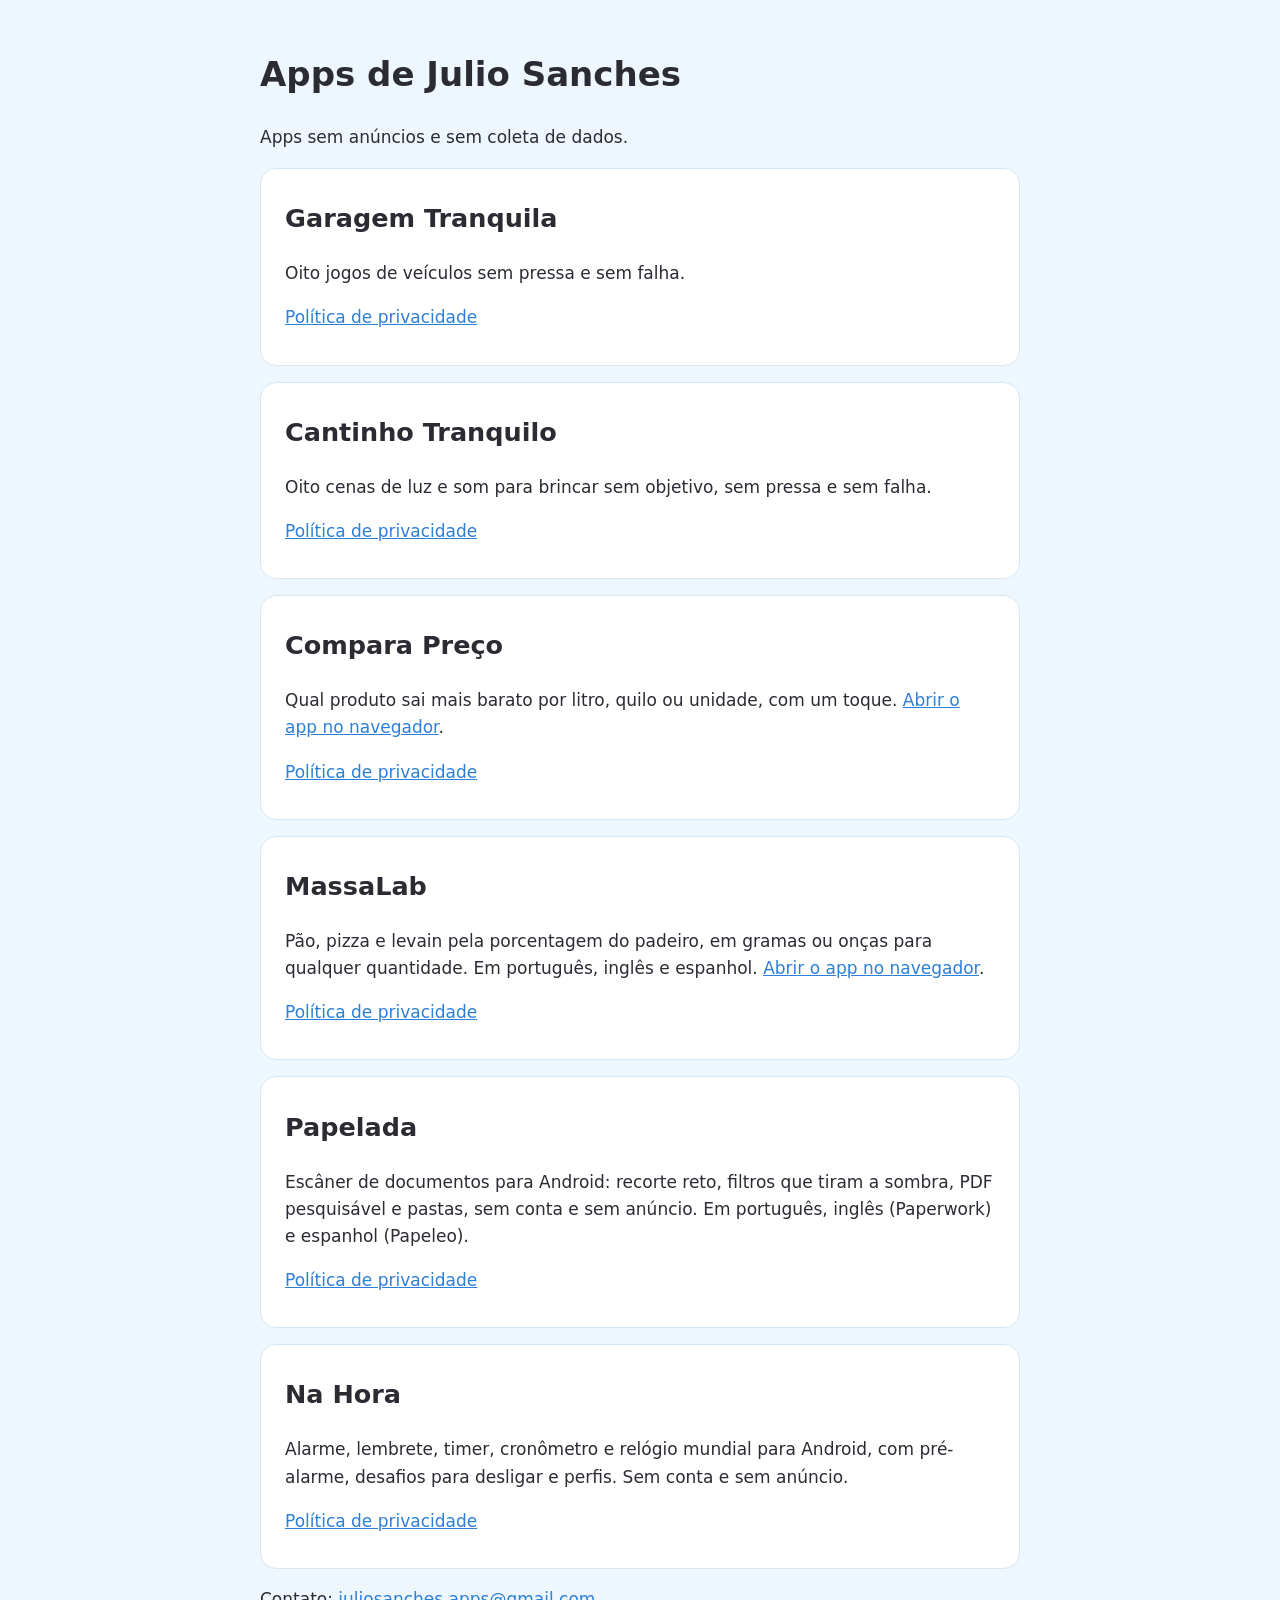
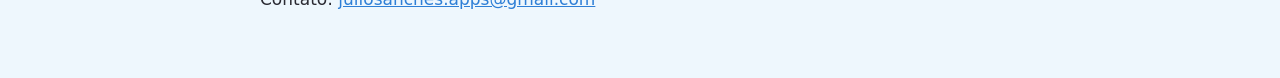
<file: index.html>
<!doctype html>
<html lang="pt-BR">
<head>
<meta charset="utf-8">
<meta name="viewport" content="width=device-width,initial-scale=1">
<title>Apps de Julio Sanches</title>
<style>
:root{--fundo:#eef7fd;--cartao:#fff;--texto:#2b2b33;--destaque:#2e7fd6;--borda:#d6e6f2}
@media (prefers-color-scheme:dark){:root{--fundo:#141a22;--cartao:#1c2430;--texto:#e8ecf2;--destaque:#6fb2ff;--borda:#2c3746}}
html{background:var(--fundo)}
body{margin:0;font:17px/1.6 system-ui,-apple-system,"Segoe UI",Roboto,sans-serif;color:var(--texto);background:var(--fundo)}
main{max-width:760px;margin:0 auto;padding:24px 16px 48px}
section{background:var(--cartao);border:1px solid var(--borda);border-radius:16px;padding:8px 24px 16px;margin-bottom:16px}
a{color:var(--destaque)}
</style>
</head>
<body>
<main>
<h1>Apps de Julio Sanches</h1>
<p>Apps sem anúncios e sem coleta de dados.</p>
<section>
<h2>Garagem Tranquila</h2>
<p>Oito jogos de veículos sem pressa e sem falha.</p>
<p><a href="garagem-tranquila/privacidade.html">Política de privacidade</a></p>
</section>
<section>
<h2>Cantinho Tranquilo</h2>
<p>Oito cenas de luz e som para brincar sem objetivo, sem pressa e sem falha.</p>
<p><a href="cantinho-tranquilo/privacidade.html">Política de privacidade</a></p>
</section>
<section>
<h2>Compara Preço</h2>
<p>Qual produto sai mais barato por litro, quilo ou unidade, com um toque. <a href="compara-preco/">Abrir o app no navegador</a>.</p>
<p><a href="compara-preco/privacidade.html">Política de privacidade</a></p>
</section>
<section>
<h2>MassaLab</h2>
<p>Pão, pizza e levain pela porcentagem do padeiro, em gramas ou onças para qualquer quantidade. Em português, inglês e espanhol. <a href="massalab/">Abrir o app no navegador</a>.</p>
<p><a href="massalab/privacidade.html">Política de privacidade</a></p>
</section>
<section>
<h2>Papelada</h2>
<p>Escâner de documentos para Android: recorte reto, filtros que tiram a sombra, PDF pesquisável e pastas, sem conta e sem anúncio. Em português, inglês (Paperwork) e espanhol (Papeleo).</p>
<p><a href="papelada/privacidade.html">Política de privacidade</a></p>
</section>
<section>
<h2>Na Hora</h2>
<p>Alarme, lembrete, timer, cronômetro e relógio mundial para Android, com pré-alarme, desafios para desligar e perfis. Sem conta e sem anúncio.</p>
<p><a href="nahora/privacidade.html">Política de privacidade</a></p>
</section>
<p>Contato: <a href="mailto:juliosanches.apps@gmail.com">juliosanches.apps@gmail.com</a></p>
</main>
</body>
</html>
</file>
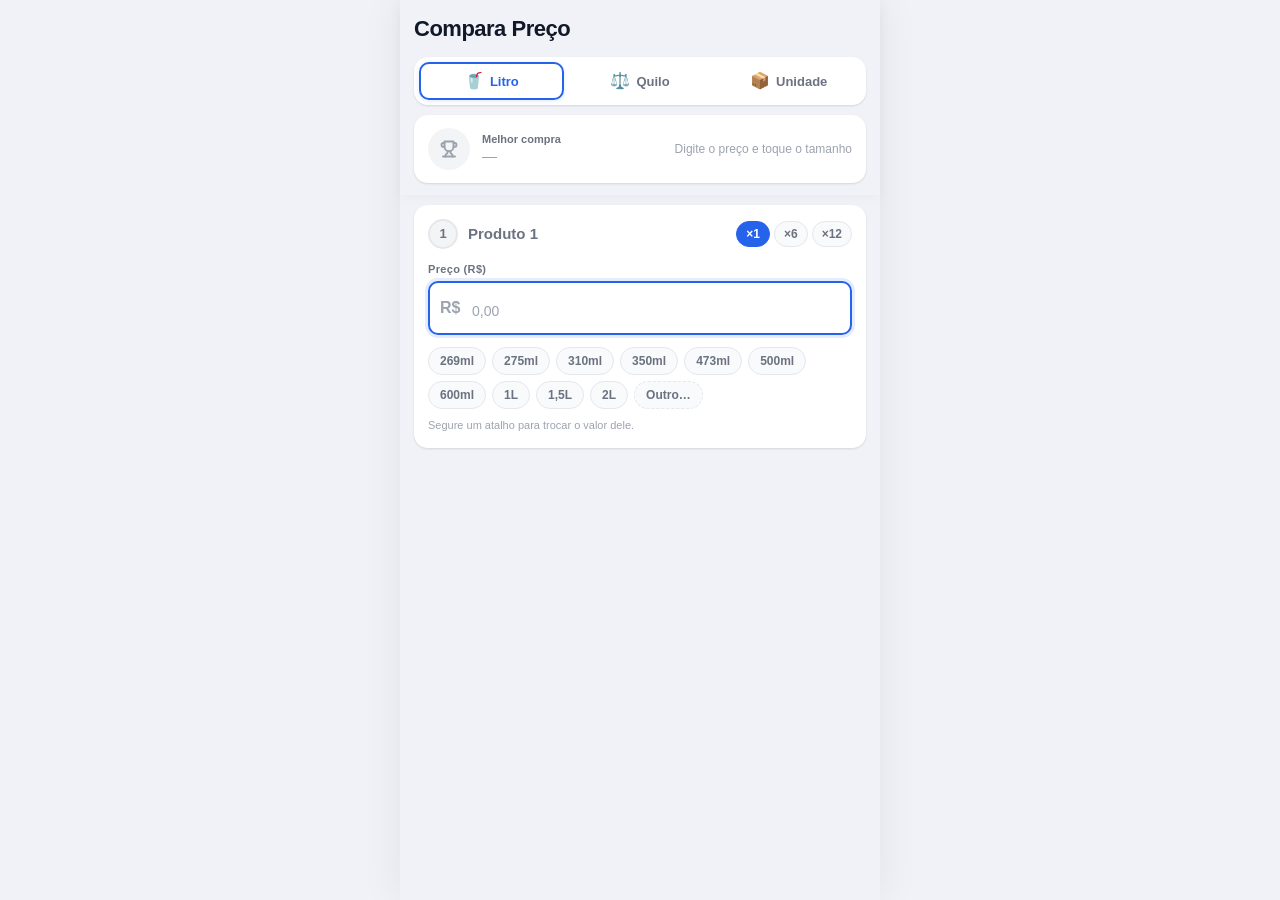
<file: compara-preco/index.html>
<!doctype html>
<html lang="pt-BR">
  <head>
    <meta charset="UTF-8" />
    <meta name="viewport" content="width=device-width, initial-scale=1.0, viewport-fit=cover" />
    <title>Compara Preço</title>

    <link rel="manifest" href="./manifest.json" />
    <meta name="theme-color" content="#2563eb" media="(prefers-color-scheme: light)" />
    <meta name="theme-color" content="#0f172a" media="(prefers-color-scheme: dark)" />
    <meta name="color-scheme" content="light dark" />

    <meta name="apple-mobile-web-app-capable" content="yes" />
    <meta name="apple-mobile-web-app-title" content="Compara Preço" />
    <meta name="apple-mobile-web-app-status-bar-style" content="default" />
    <link rel="apple-touch-icon" href="./icons/apple-touch-icon.png" />
    <link rel="icon" type="image/png" sizes="192x192" href="./icons/icon-192.png" />

    <meta name="description" content="Compare preços de produtos no supermercado. Descubra na hora qual sai mais barato por litro, quilo ou unidade." />
    <meta property="og:title" content="Compara Preço" />
    <meta property="og:description" content="Compare preços no supermercado por litro, quilo ou unidade. Rápido, simples e offline." />

    <script>
      // Service worker só no site publicado: no app nativo (https://localhost) e no dev ele atrapalha as atualizações.
      if ('serviceWorker' in navigator && location.protocol === 'https:' && location.hostname !== 'localhost') {
        window.addEventListener('load', () => {
          navigator.serviceWorker.register('./sw.js').catch(() => {});
        });
      }
    </script>
    <script type="module" crossorigin src="./assets/index-CvWK6ZJK.js"></script>
    <link rel="stylesheet" crossorigin href="./assets/index-DJilbnXN.css">
  </head>
  <body>
    <div id="root"></div>
  </body>
</html>
</file>
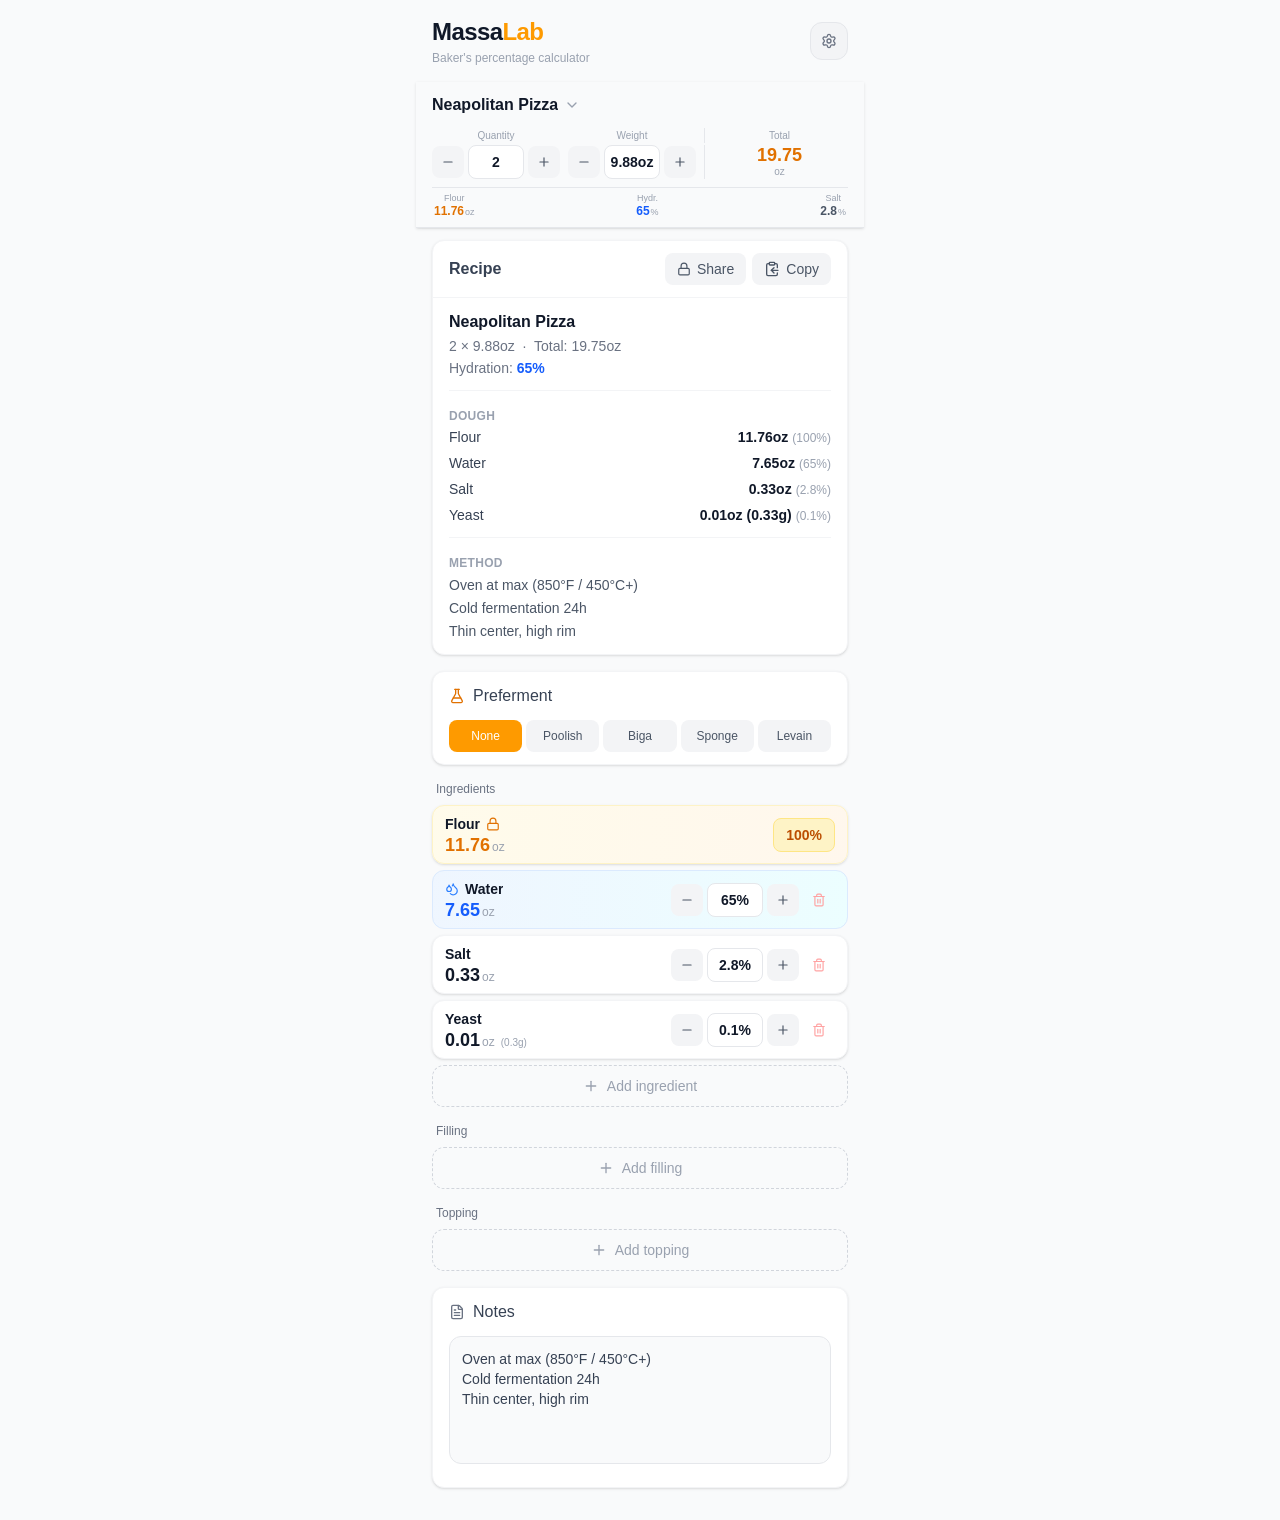
<file: massalab/index.html>
<!doctype html>
<html lang="pt-BR">
  <head>
    <meta charset="UTF-8" />
    <meta name="viewport" content="width=device-width, initial-scale=1.0, viewport-fit=cover" />
    <title>MassaLab: porcentagem do padeiro</title>
    <meta name="description" content="Calculadora de panificação por porcentagem do padeiro: pão, pizza, focaccia, levain e massas doces em qualquer quantidade. Sem conta e sem internet." />

    <link rel="manifest" href="./manifest.json" />
    <meta name="theme-color" content="#f9fafb" />
    <meta name="color-scheme" content="light dark" />

    <link rel="icon" type="image/png" sizes="48x48" href="./icons/favicon-48.png" />
    <link rel="icon" type="image/png" sizes="192x192" href="./icons/icon-192.png" />
    <meta name="apple-mobile-web-app-capable" content="yes" />
    <meta name="apple-mobile-web-app-status-bar-style" content="default" />
    <meta name="apple-mobile-web-app-title" content="MassaLab" />
    <link rel="apple-touch-icon" href="./icons/apple-touch-icon.png" />

    <meta property="og:title" content="MassaLab: porcentagem do padeiro" />
    <meta property="og:description" content="Receitas de pão, pizza e levain por porcentagem do padeiro, em gramas para qualquer quantidade." />
    <meta property="og:type" content="website" />
    <meta property="og:image" content="./icons/icon-512.png" />

    <script>
      // Service worker só no site publicado: no app nativo (https://localhost) e no dev ele atrapalha as atualizações.
      if ('serviceWorker' in navigator && location.protocol === 'https:' && location.hostname !== 'localhost') {
        window.addEventListener('load', () => {
          navigator.serviceWorker.register('./sw.js').catch(() => {});
        });
      }
    </script>
    <script type="module" crossorigin src="./assets/index-DoP5eINq.js"></script>
    <link rel="stylesheet" crossorigin href="./assets/index-_iRVBQ3R.css">
  </head>
  <body>
    <div id="root"></div>
  </body>
</html>
</file>
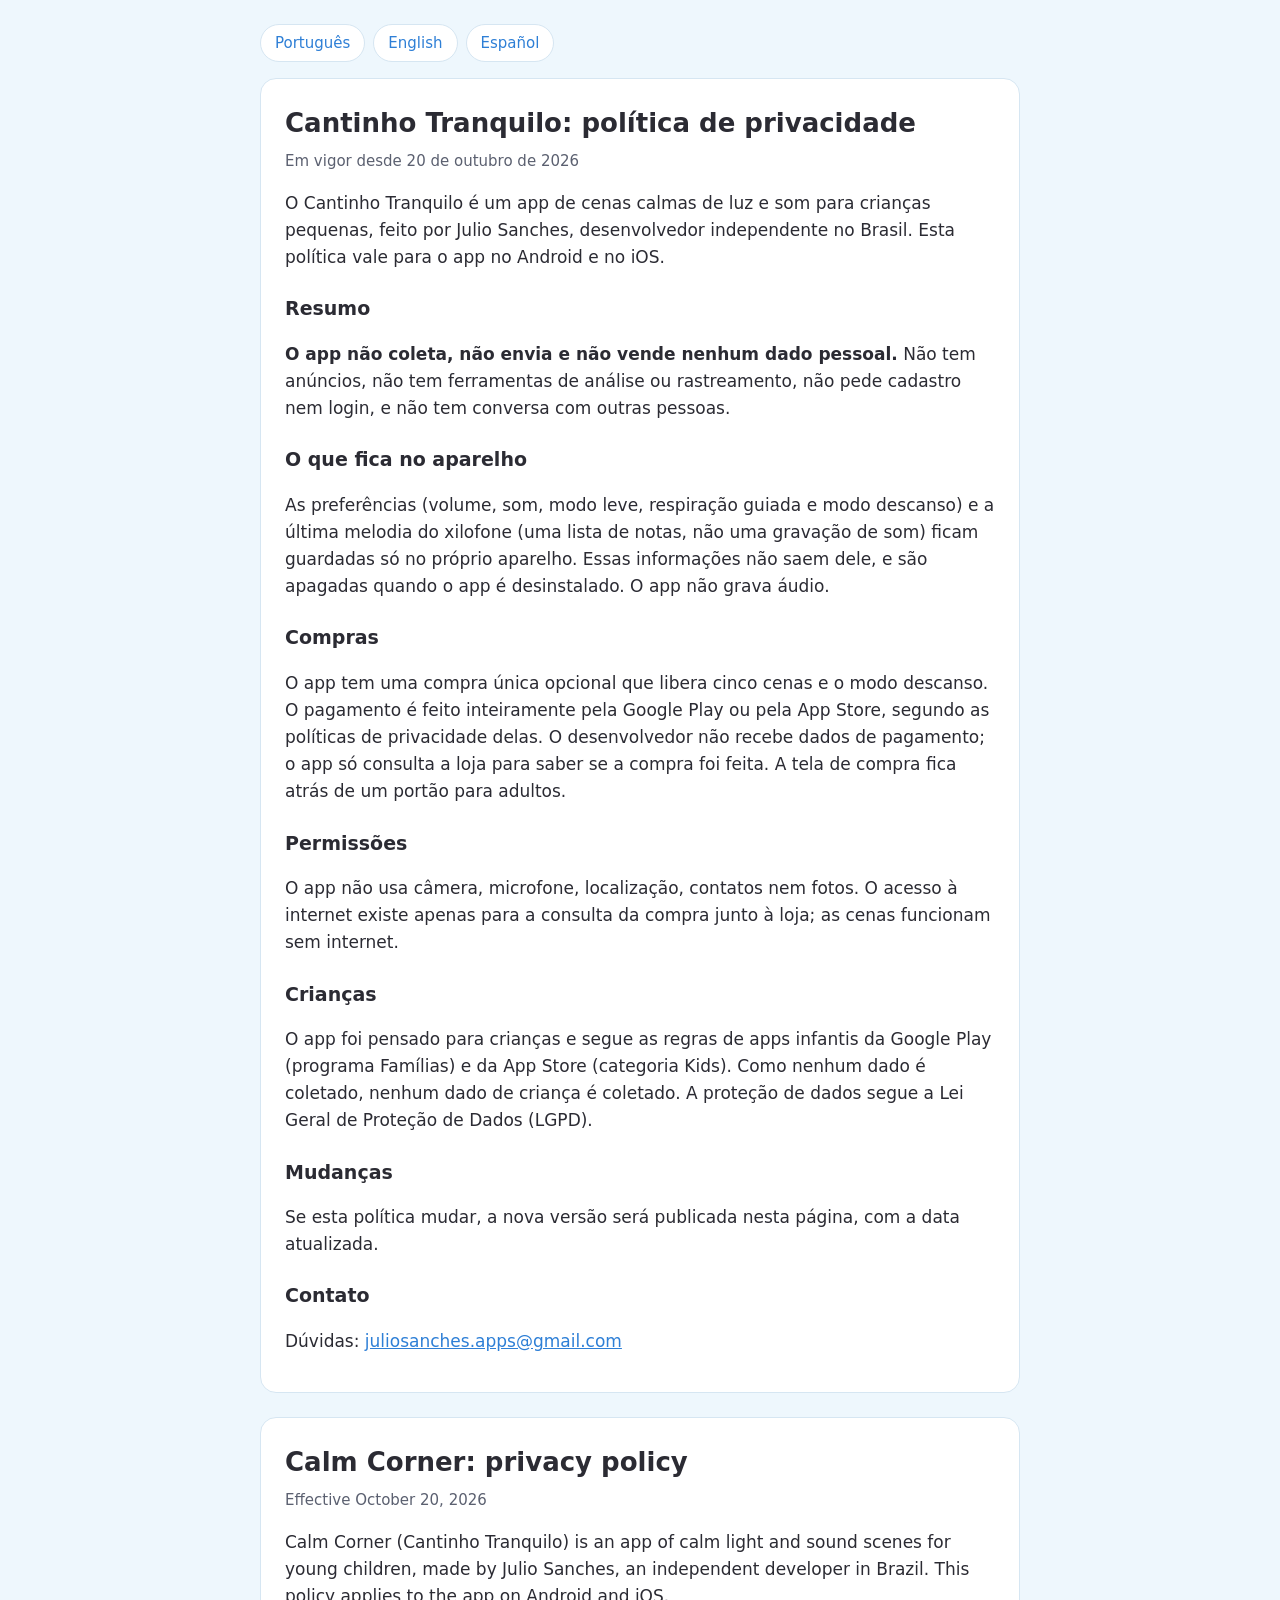
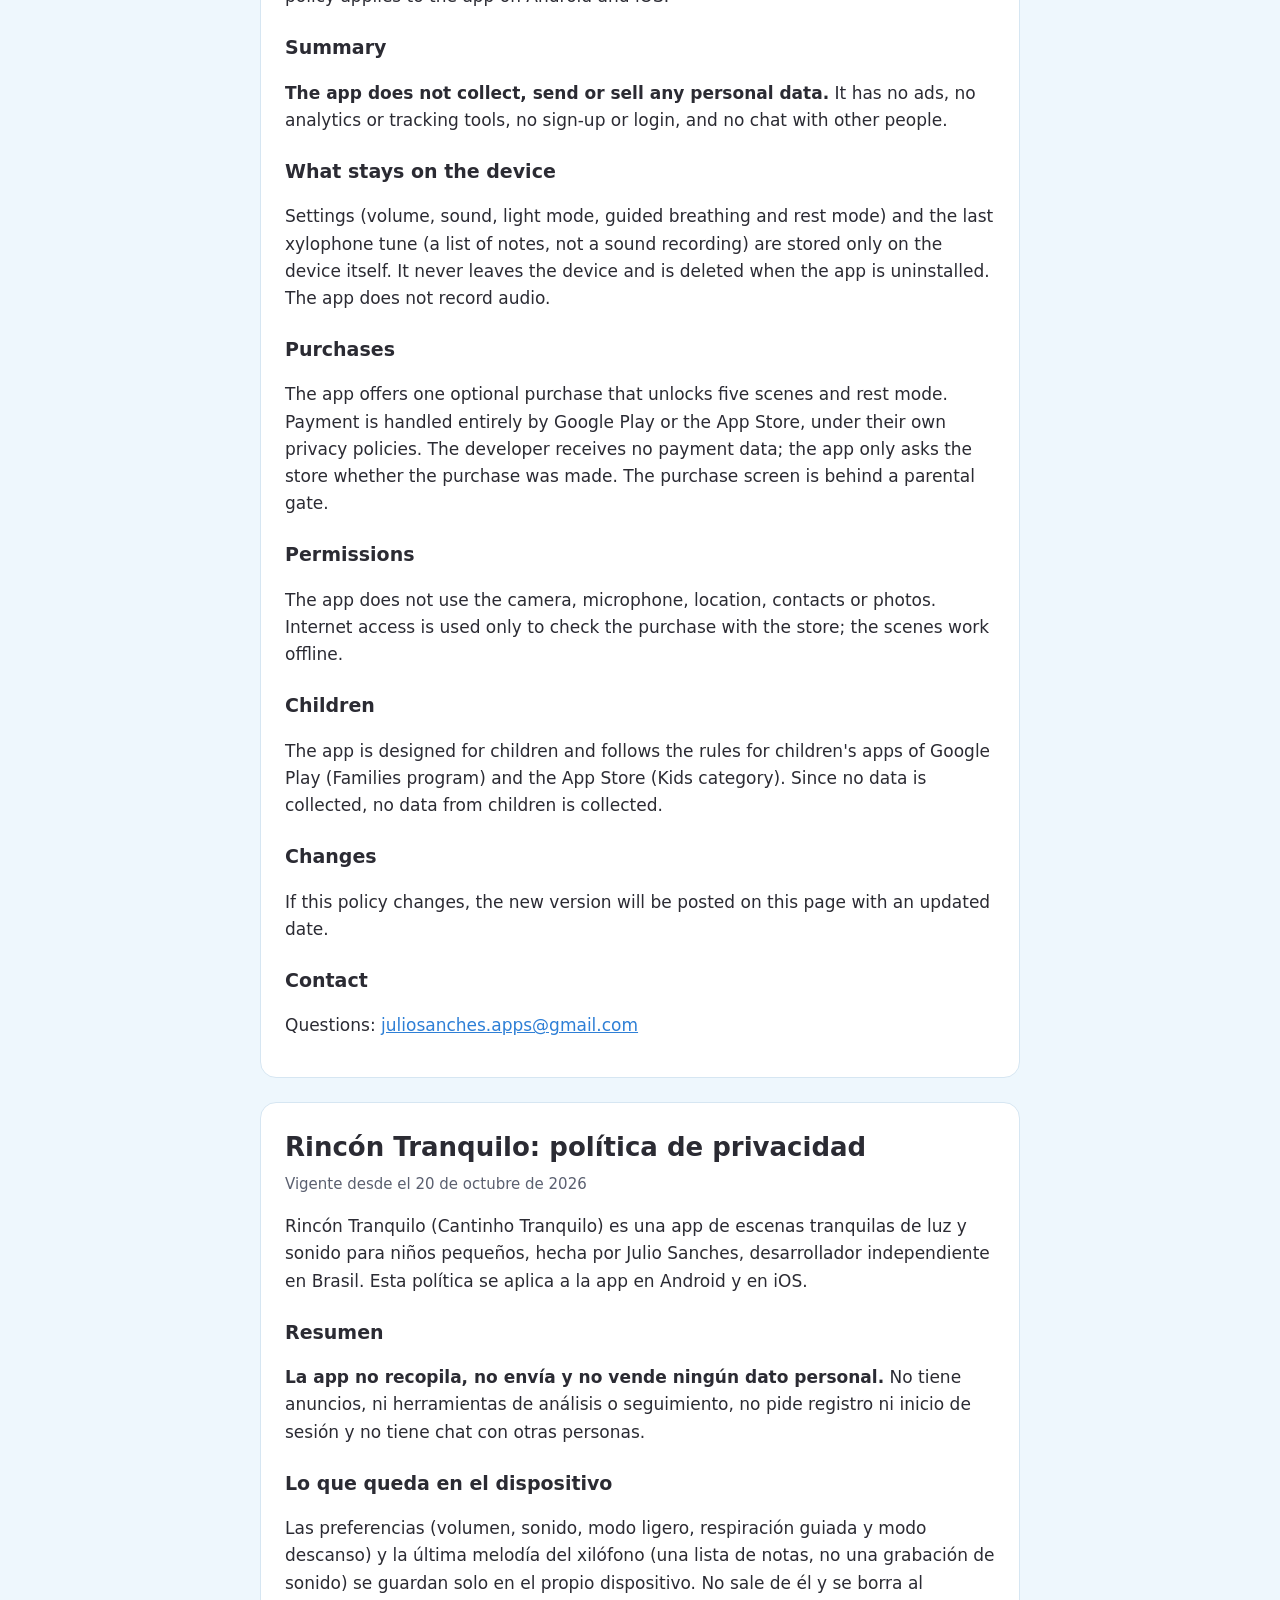
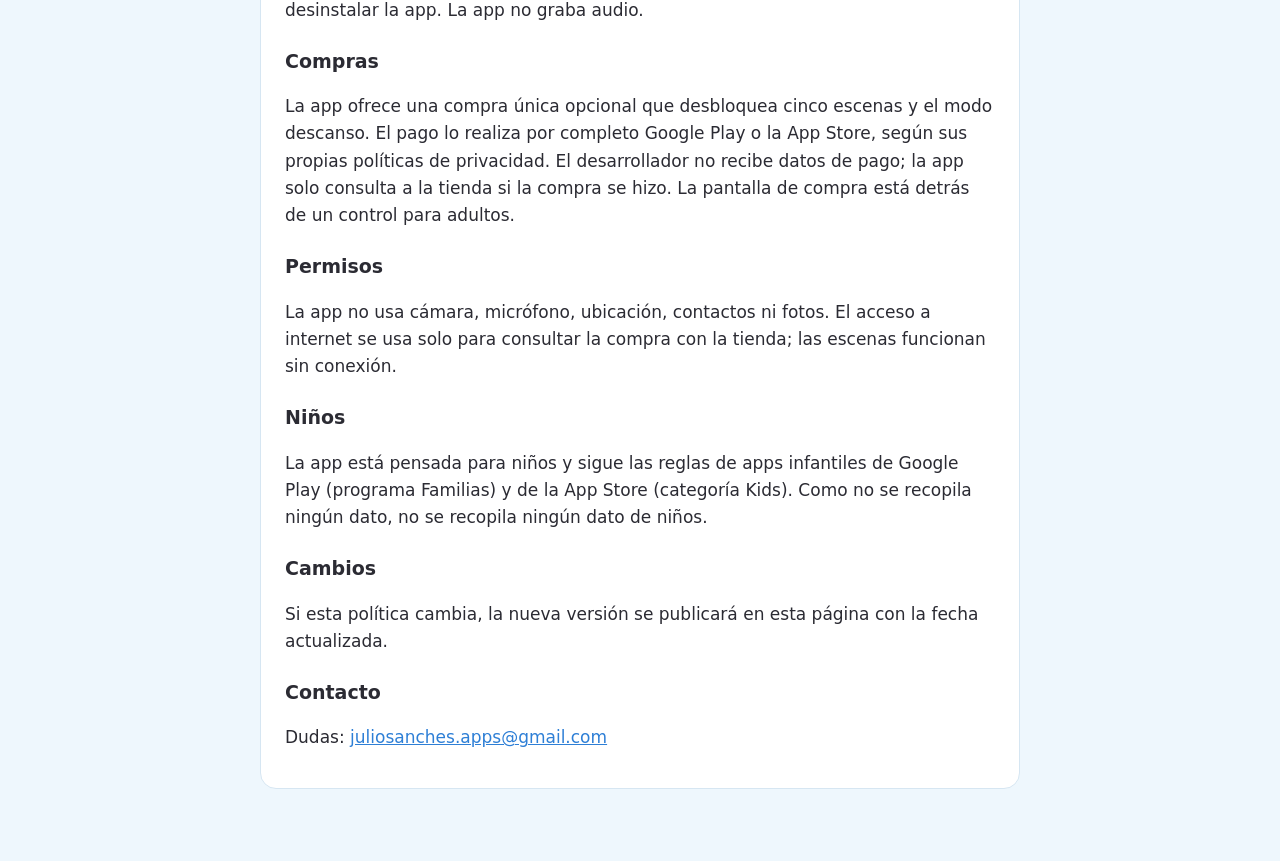
<file: cantinho-tranquilo/privacidade.html>
<!doctype html>
<html lang="pt-BR">
<head>
<meta charset="utf-8">
<meta name="viewport" content="width=device-width,initial-scale=1">
<title>Cantinho Tranquilo · Política de privacidade</title>
<meta name="description" content="Política de privacidade do app Cantinho Tranquilo (Calm Corner, Rincón Tranquilo).">
<style>
:root{--fundo:#eef7fd;--cartao:#fff;--texto:#2b2b33;--suave:#5b6070;--destaque:#2e7fd6;--borda:#d6e6f2}
@media (prefers-color-scheme:dark){:root{--fundo:#141a22;--cartao:#1c2430;--texto:#e8ecf2;--suave:#a8b0bd;--destaque:#6fb2ff;--borda:#2c3746}}
html{background:var(--fundo)}
body{margin:0;font:17px/1.6 system-ui,-apple-system,"Segoe UI",Roboto,sans-serif;color:var(--texto);background:var(--fundo)}
main{max-width:760px;margin:0 auto;padding:24px 16px 48px}
nav{display:flex;gap:8px;flex-wrap:wrap;margin-bottom:16px}
nav a{padding:6px 14px;border-radius:999px;border:1px solid var(--borda);background:var(--cartao);color:var(--destaque);text-decoration:none;font-size:15px}
section{background:var(--cartao);border:1px solid var(--borda);border-radius:16px;padding:8px 24px 20px;margin-bottom:24px}
h1{font-size:26px;margin:16px 0 4px}
h2{font-size:19px;margin:22px 0 6px}
p,li{color:var(--texto)}
.data{color:var(--suave);font-size:15px;margin-top:0}
a{color:var(--destaque)}
</style>
</head>
<body>
<main>
<nav><a href="#pt">Português</a><a href="#en">English</a><a href="#es">Español</a></nav>

<section id="pt" lang="pt-BR">
<h1>Cantinho Tranquilo: política de privacidade</h1>
<p class="data">Em vigor desde 20 de outubro de 2026</p>
<p>O Cantinho Tranquilo é um app de cenas calmas de luz e som para crianças pequenas, feito por Julio Sanches, desenvolvedor independente no Brasil. Esta política vale para o app no Android e no iOS.</p>
<h2>Resumo</h2>
<p><strong>O app não coleta, não envia e não vende nenhum dado pessoal.</strong> Não tem anúncios, não tem ferramentas de análise ou rastreamento, não pede cadastro nem login, e não tem conversa com outras pessoas.</p>
<h2>O que fica no aparelho</h2>
<p>As preferências (volume, som, modo leve, respiração guiada e modo descanso) e a última melodia do xilofone (uma lista de notas, não uma gravação de som) ficam guardadas só no próprio aparelho. Essas informações não saem dele, e são apagadas quando o app é desinstalado. O app não grava áudio.</p>
<h2>Compras</h2>
<p>O app tem uma compra única opcional que libera cinco cenas e o modo descanso. O pagamento é feito inteiramente pela Google Play ou pela App Store, segundo as políticas de privacidade delas. O desenvolvedor não recebe dados de pagamento; o app só consulta a loja para saber se a compra foi feita. A tela de compra fica atrás de um portão para adultos.</p>
<h2>Permissões</h2>
<p>O app não usa câmera, microfone, localização, contatos nem fotos. O acesso à internet existe apenas para a consulta da compra junto à loja; as cenas funcionam sem internet.</p>
<h2>Crianças</h2>
<p>O app foi pensado para crianças e segue as regras de apps infantis da Google Play (programa Famílias) e da App Store (categoria Kids). Como nenhum dado é coletado, nenhum dado de criança é coletado. A proteção de dados segue a Lei Geral de Proteção de Dados (LGPD).</p>
<h2>Mudanças</h2>
<p>Se esta política mudar, a nova versão será publicada nesta página, com a data atualizada.</p>
<h2>Contato</h2>
<p>Dúvidas: <a href="mailto:juliosanches.apps@gmail.com">juliosanches.apps@gmail.com</a></p>
</section>

<section id="en" lang="en">
<h1>Calm Corner: privacy policy</h1>
<p class="data">Effective October 20, 2026</p>
<p>Calm Corner (Cantinho Tranquilo) is an app of calm light and sound scenes for young children, made by Julio Sanches, an independent developer in Brazil. This policy applies to the app on Android and iOS.</p>
<h2>Summary</h2>
<p><strong>The app does not collect, send or sell any personal data.</strong> It has no ads, no analytics or tracking tools, no sign-up or login, and no chat with other people.</p>
<h2>What stays on the device</h2>
<p>Settings (volume, sound, light mode, guided breathing and rest mode) and the last xylophone tune (a list of notes, not a sound recording) are stored only on the device itself. It never leaves the device and is deleted when the app is uninstalled. The app does not record audio.</p>
<h2>Purchases</h2>
<p>The app offers one optional purchase that unlocks five scenes and rest mode. Payment is handled entirely by Google Play or the App Store, under their own privacy policies. The developer receives no payment data; the app only asks the store whether the purchase was made. The purchase screen is behind a parental gate.</p>
<h2>Permissions</h2>
<p>The app does not use the camera, microphone, location, contacts or photos. Internet access is used only to check the purchase with the store; the scenes work offline.</p>
<h2>Children</h2>
<p>The app is designed for children and follows the rules for children's apps of Google Play (Families program) and the App Store (Kids category). Since no data is collected, no data from children is collected.</p>
<h2>Changes</h2>
<p>If this policy changes, the new version will be posted on this page with an updated date.</p>
<h2>Contact</h2>
<p>Questions: <a href="mailto:juliosanches.apps@gmail.com">juliosanches.apps@gmail.com</a></p>
</section>

<section id="es" lang="es">
<h1>Rincón Tranquilo: política de privacidad</h1>
<p class="data">Vigente desde el 20 de octubre de 2026</p>
<p>Rincón Tranquilo (Cantinho Tranquilo) es una app de escenas tranquilas de luz y sonido para niños pequeños, hecha por Julio Sanches, desarrollador independiente en Brasil. Esta política se aplica a la app en Android y en iOS.</p>
<h2>Resumen</h2>
<p><strong>La app no recopila, no envía y no vende ningún dato personal.</strong> No tiene anuncios, ni herramientas de análisis o seguimiento, no pide registro ni inicio de sesión y no tiene chat con otras personas.</p>
<h2>Lo que queda en el dispositivo</h2>
<p>Las preferencias (volumen, sonido, modo ligero, respiración guiada y modo descanso) y la última melodía del xilófono (una lista de notas, no una grabación de sonido) se guardan solo en el propio dispositivo. No sale de él y se borra al desinstalar la app. La app no graba audio.</p>
<h2>Compras</h2>
<p>La app ofrece una compra única opcional que desbloquea cinco escenas y el modo descanso. El pago lo realiza por completo Google Play o la App Store, según sus propias políticas de privacidad. El desarrollador no recibe datos de pago; la app solo consulta a la tienda si la compra se hizo. La pantalla de compra está detrás de un control para adultos.</p>
<h2>Permisos</h2>
<p>La app no usa cámara, micrófono, ubicación, contactos ni fotos. El acceso a internet se usa solo para consultar la compra con la tienda; las escenas funcionan sin conexión.</p>
<h2>Niños</h2>
<p>La app está pensada para niños y sigue las reglas de apps infantiles de Google Play (programa Familias) y de la App Store (categoría Kids). Como no se recopila ningún dato, no se recopila ningún dato de niños.</p>
<h2>Cambios</h2>
<p>Si esta política cambia, la nueva versión se publicará en esta página con la fecha actualizada.</p>
<h2>Contacto</h2>
<p>Dudas: <a href="mailto:juliosanches.apps@gmail.com">juliosanches.apps@gmail.com</a></p>
</section>
</main>
</body>
</html>
</file>
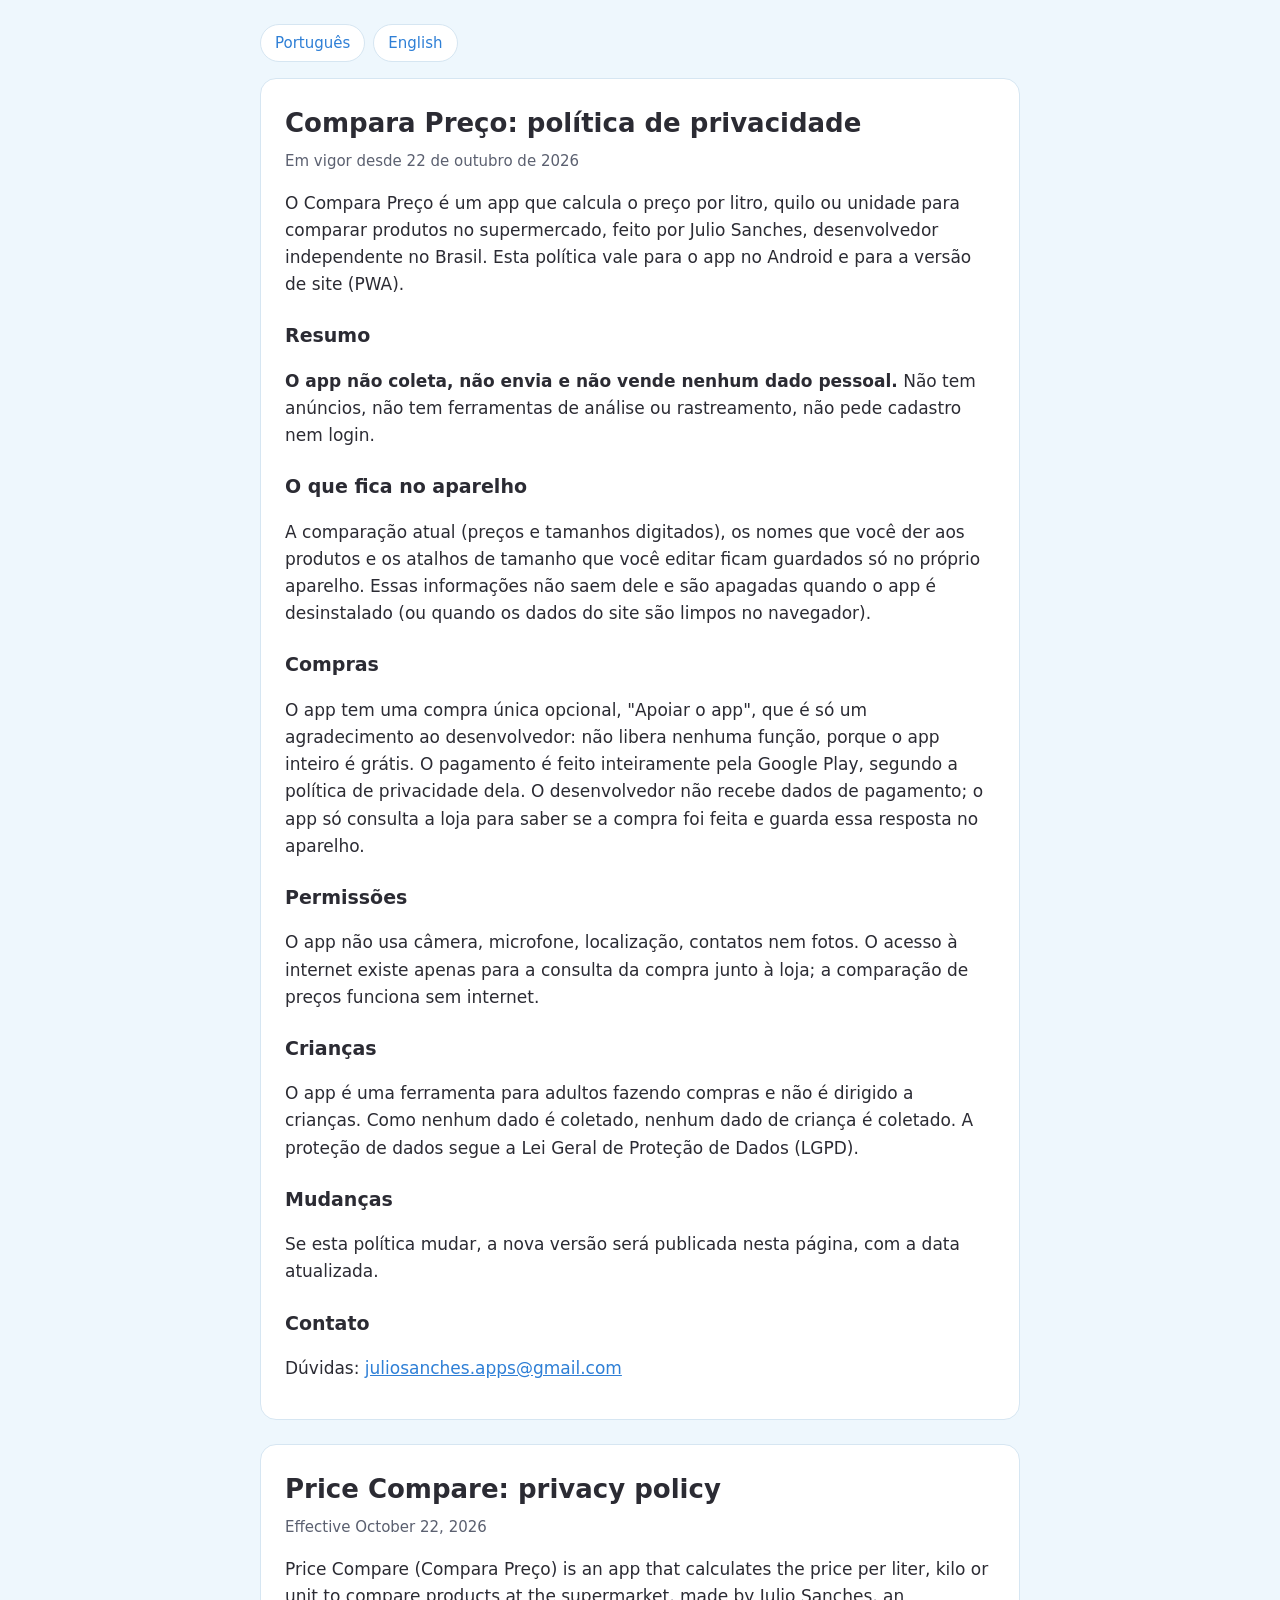
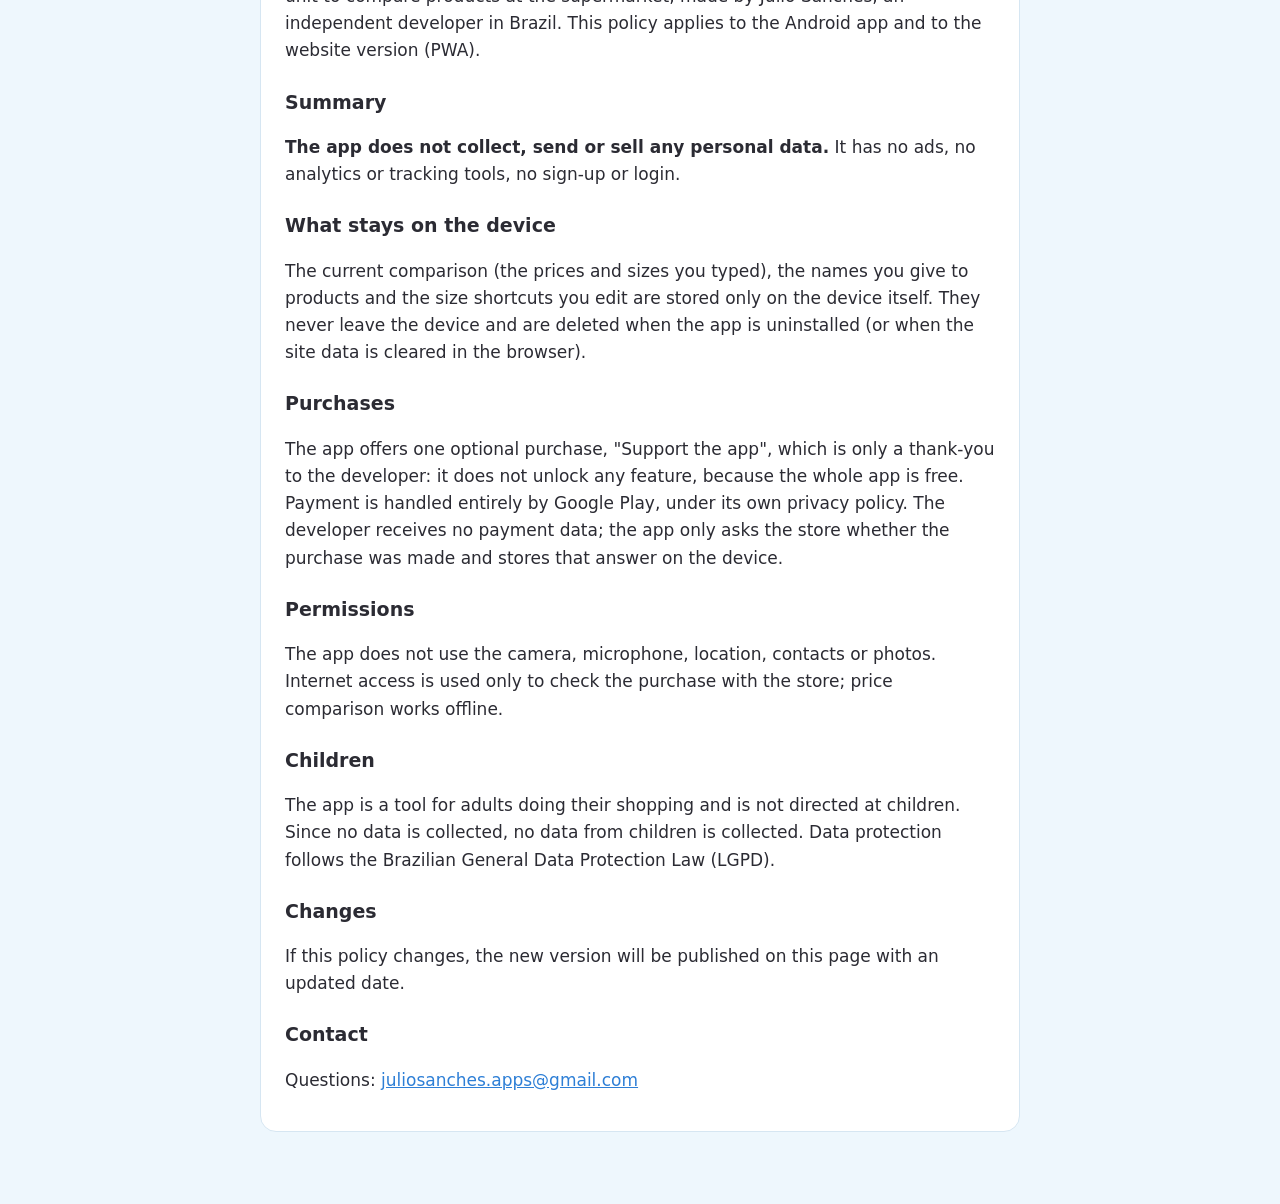
<file: compara-preco/privacidade.html>
<!doctype html>
<html lang="pt-BR">
<head>
<meta charset="utf-8">
<meta name="viewport" content="width=device-width,initial-scale=1">
<title>Compara Preço · Política de privacidade</title>
<meta name="description" content="Política de privacidade do app Compara Preço (Price Compare).">
<style>
:root{--fundo:#eef7fd;--cartao:#fff;--texto:#2b2b33;--suave:#5b6070;--destaque:#2e7fd6;--borda:#d6e6f2}
@media (prefers-color-scheme:dark){:root{--fundo:#141a22;--cartao:#1c2430;--texto:#e8ecf2;--suave:#a8b0bd;--destaque:#6fb2ff;--borda:#2c3746}}
html{background:var(--fundo)}
body{margin:0;font:17px/1.6 system-ui,-apple-system,"Segoe UI",Roboto,sans-serif;color:var(--texto);background:var(--fundo)}
main{max-width:760px;margin:0 auto;padding:24px 16px 48px}
nav{display:flex;gap:8px;flex-wrap:wrap;margin-bottom:16px}
nav a{padding:6px 14px;border-radius:999px;border:1px solid var(--borda);background:var(--cartao);color:var(--destaque);text-decoration:none;font-size:15px}
section{background:var(--cartao);border:1px solid var(--borda);border-radius:16px;padding:8px 24px 20px;margin-bottom:24px}
h1{font-size:26px;margin:16px 0 4px}
h2{font-size:19px;margin:22px 0 6px}
p,li{color:var(--texto)}
.data{color:var(--suave);font-size:15px;margin-top:0}
a{color:var(--destaque)}
</style>
</head>
<body>
<main>
<nav><a href="#pt">Português</a><a href="#en">English</a></nav>

<section id="pt" lang="pt-BR">
<h1>Compara Preço: política de privacidade</h1>
<p class="data">Em vigor desde 22 de outubro de 2026</p>
<p>O Compara Preço é um app que calcula o preço por litro, quilo ou unidade para comparar produtos no supermercado, feito por Julio Sanches, desenvolvedor independente no Brasil. Esta política vale para o app no Android e para a versão de site (PWA).</p>
<h2>Resumo</h2>
<p><strong>O app não coleta, não envia e não vende nenhum dado pessoal.</strong> Não tem anúncios, não tem ferramentas de análise ou rastreamento, não pede cadastro nem login.</p>
<h2>O que fica no aparelho</h2>
<p>A comparação atual (preços e tamanhos digitados), os nomes que você der aos produtos e os atalhos de tamanho que você editar ficam guardados só no próprio aparelho. Essas informações não saem dele e são apagadas quando o app é desinstalado (ou quando os dados do site são limpos no navegador).</p>
<h2>Compras</h2>
<p>O app tem uma compra única opcional, "Apoiar o app", que é só um agradecimento ao desenvolvedor: não libera nenhuma função, porque o app inteiro é grátis. O pagamento é feito inteiramente pela Google Play, segundo a política de privacidade dela. O desenvolvedor não recebe dados de pagamento; o app só consulta a loja para saber se a compra foi feita e guarda essa resposta no aparelho.</p>
<h2>Permissões</h2>
<p>O app não usa câmera, microfone, localização, contatos nem fotos. O acesso à internet existe apenas para a consulta da compra junto à loja; a comparação de preços funciona sem internet.</p>
<h2>Crianças</h2>
<p>O app é uma ferramenta para adultos fazendo compras e não é dirigido a crianças. Como nenhum dado é coletado, nenhum dado de criança é coletado. A proteção de dados segue a Lei Geral de Proteção de Dados (LGPD).</p>
<h2>Mudanças</h2>
<p>Se esta política mudar, a nova versão será publicada nesta página, com a data atualizada.</p>
<h2>Contato</h2>
<p>Dúvidas: <a href="mailto:juliosanches.apps@gmail.com">juliosanches.apps@gmail.com</a></p>
</section>

<section id="en" lang="en">
<h1>Price Compare: privacy policy</h1>
<p class="data">Effective October 22, 2026</p>
<p>Price Compare (Compara Preço) is an app that calculates the price per liter, kilo or unit to compare products at the supermarket, made by Julio Sanches, an independent developer in Brazil. This policy applies to the Android app and to the website version (PWA).</p>
<h2>Summary</h2>
<p><strong>The app does not collect, send or sell any personal data.</strong> It has no ads, no analytics or tracking tools, no sign-up or login.</p>
<h2>What stays on the device</h2>
<p>The current comparison (the prices and sizes you typed), the names you give to products and the size shortcuts you edit are stored only on the device itself. They never leave the device and are deleted when the app is uninstalled (or when the site data is cleared in the browser).</p>
<h2>Purchases</h2>
<p>The app offers one optional purchase, "Support the app", which is only a thank-you to the developer: it does not unlock any feature, because the whole app is free. Payment is handled entirely by Google Play, under its own privacy policy. The developer receives no payment data; the app only asks the store whether the purchase was made and stores that answer on the device.</p>
<h2>Permissions</h2>
<p>The app does not use the camera, microphone, location, contacts or photos. Internet access is used only to check the purchase with the store; price comparison works offline.</p>
<h2>Children</h2>
<p>The app is a tool for adults doing their shopping and is not directed at children. Since no data is collected, no data from children is collected. Data protection follows the Brazilian General Data Protection Law (LGPD).</p>
<h2>Changes</h2>
<p>If this policy changes, the new version will be published on this page with an updated date.</p>
<h2>Contact</h2>
<p>Questions: <a href="mailto:juliosanches.apps@gmail.com">juliosanches.apps@gmail.com</a></p>
</section>
</main>
</body>
</html>
</file>
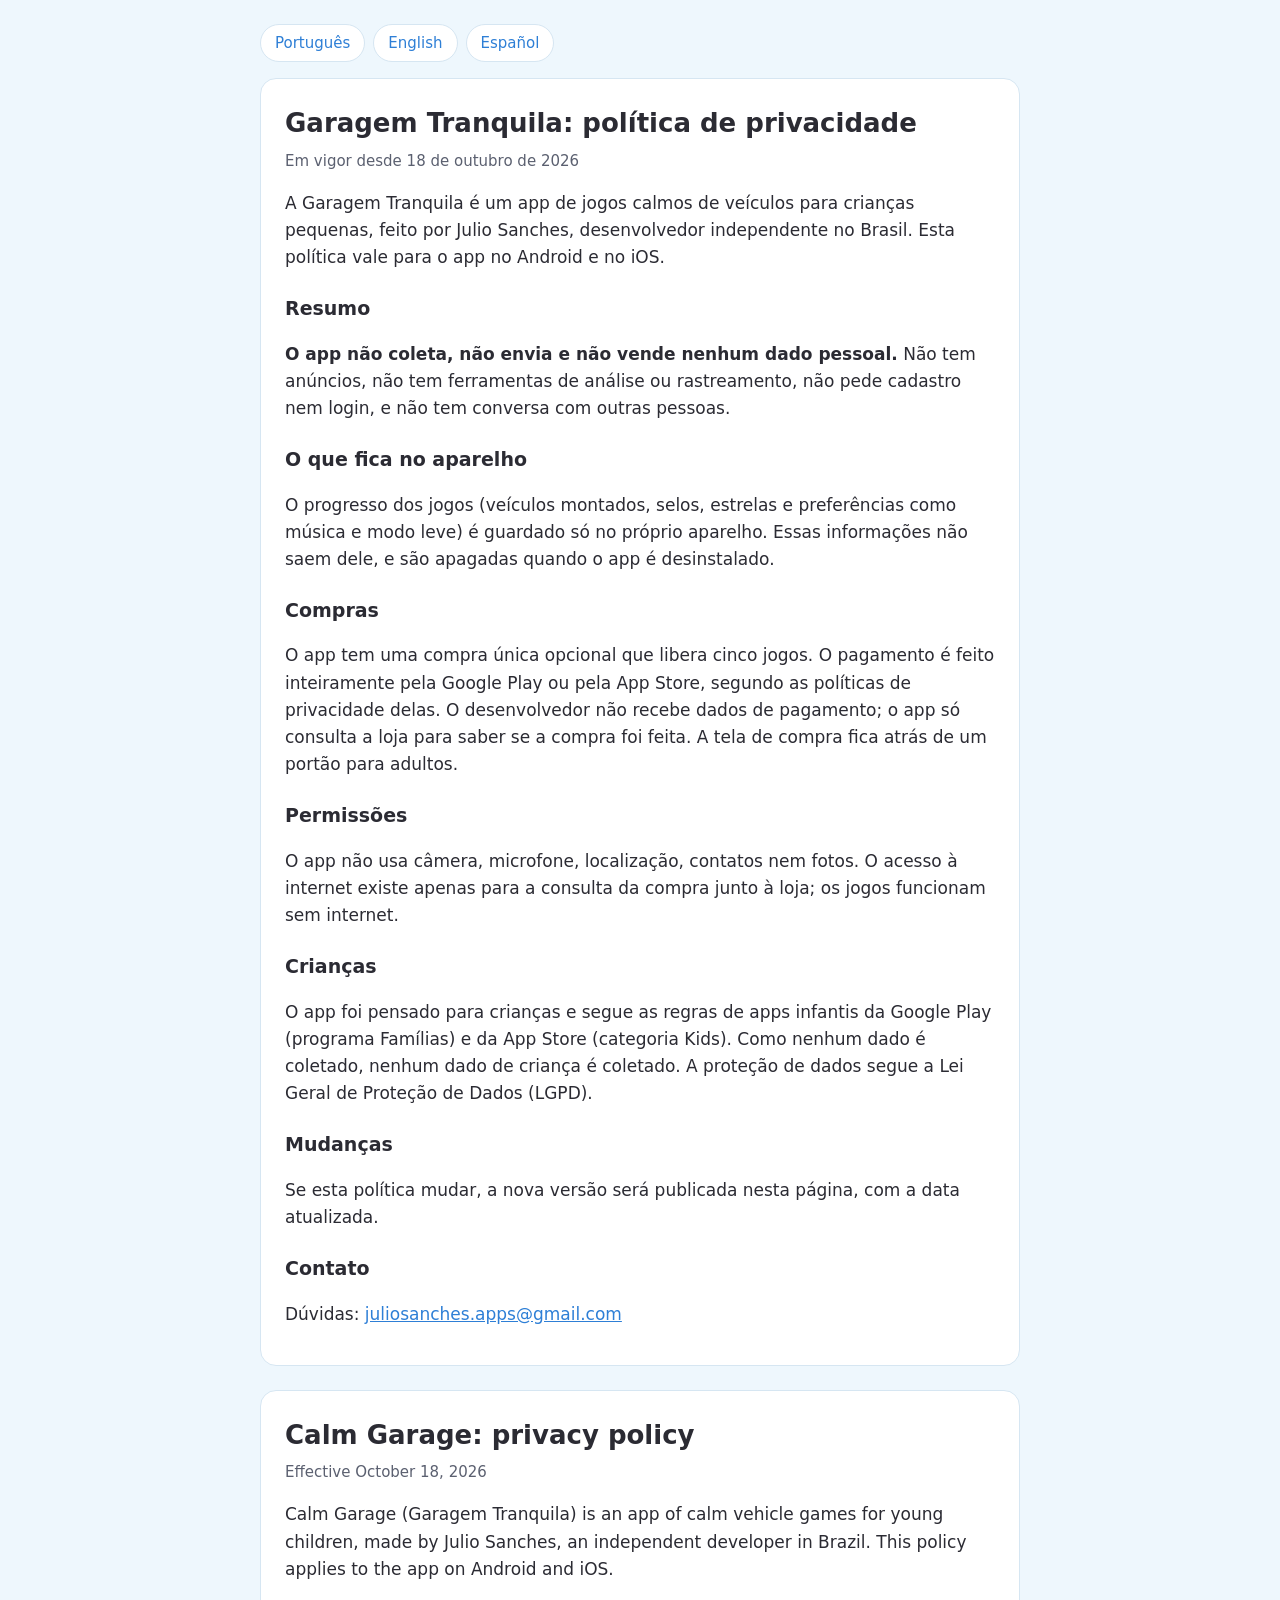
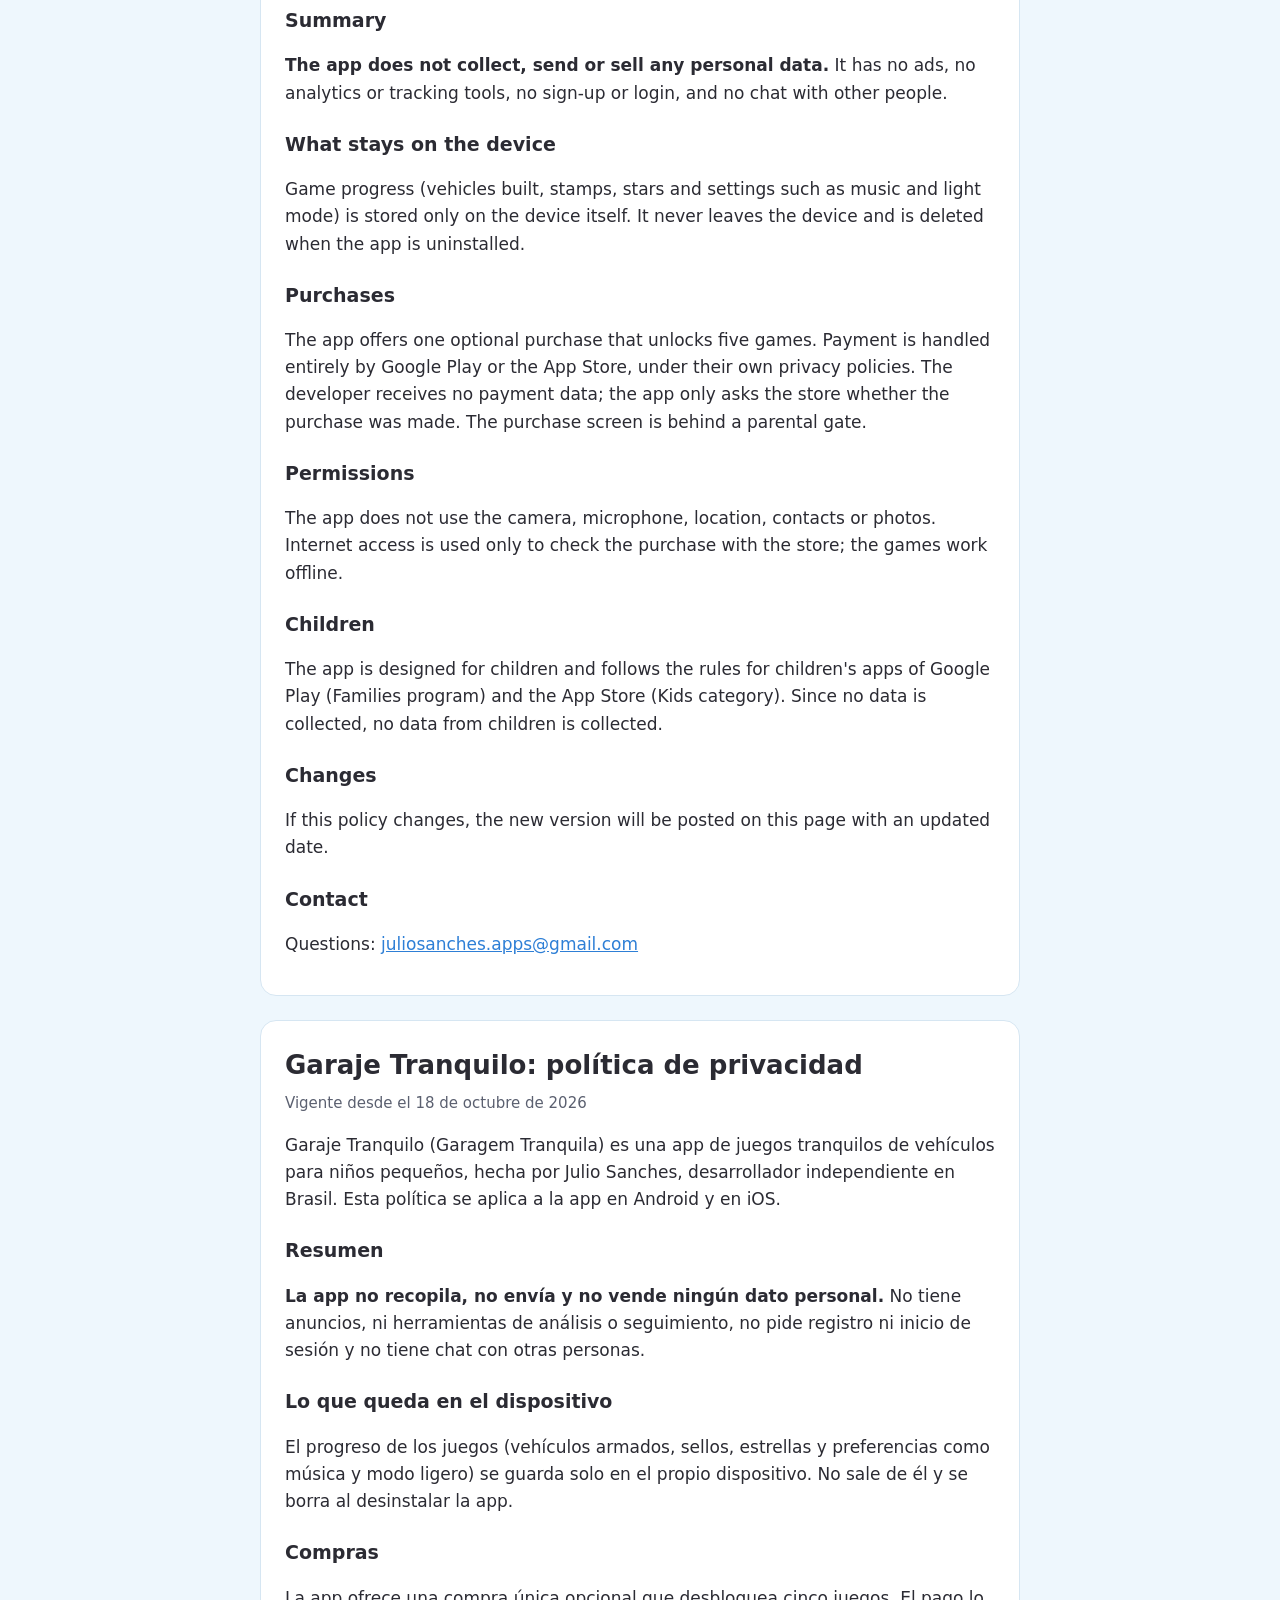
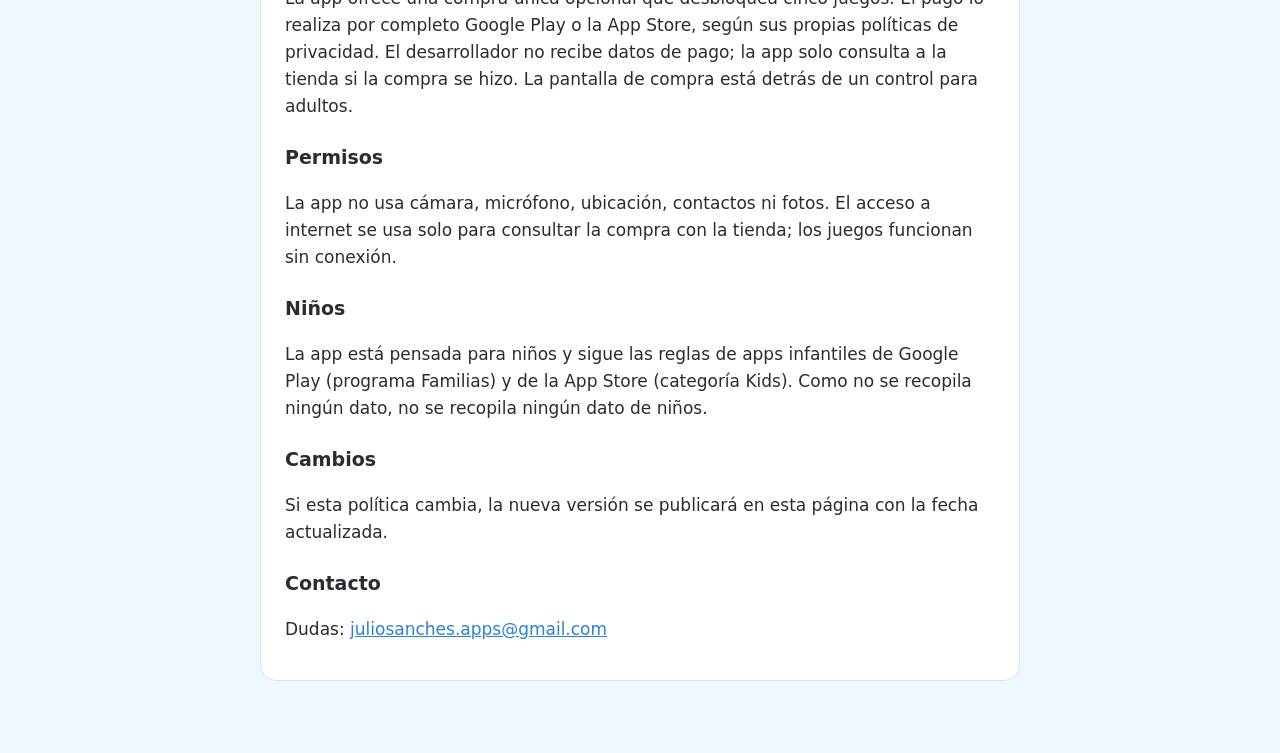
<file: garagem-tranquila/privacidade.html>
<!doctype html>
<html lang="pt-BR">
<head>
<meta charset="utf-8">
<meta name="viewport" content="width=device-width,initial-scale=1">
<title>Garagem Tranquila · Política de privacidade</title>
<meta name="description" content="Política de privacidade do app Garagem Tranquila (Calm Garage, Garaje Tranquilo).">
<style>
:root{--fundo:#eef7fd;--cartao:#fff;--texto:#2b2b33;--suave:#5b6070;--destaque:#2e7fd6;--borda:#d6e6f2}
@media (prefers-color-scheme:dark){:root{--fundo:#141a22;--cartao:#1c2430;--texto:#e8ecf2;--suave:#a8b0bd;--destaque:#6fb2ff;--borda:#2c3746}}
html{background:var(--fundo)}
body{margin:0;font:17px/1.6 system-ui,-apple-system,"Segoe UI",Roboto,sans-serif;color:var(--texto);background:var(--fundo)}
main{max-width:760px;margin:0 auto;padding:24px 16px 48px}
nav{display:flex;gap:8px;flex-wrap:wrap;margin-bottom:16px}
nav a{padding:6px 14px;border-radius:999px;border:1px solid var(--borda);background:var(--cartao);color:var(--destaque);text-decoration:none;font-size:15px}
section{background:var(--cartao);border:1px solid var(--borda);border-radius:16px;padding:8px 24px 20px;margin-bottom:24px}
h1{font-size:26px;margin:16px 0 4px}
h2{font-size:19px;margin:22px 0 6px}
p,li{color:var(--texto)}
.data{color:var(--suave);font-size:15px;margin-top:0}
a{color:var(--destaque)}
</style>
</head>
<body>
<main>
<nav><a href="#pt">Português</a><a href="#en">English</a><a href="#es">Español</a></nav>

<section id="pt" lang="pt-BR">
<h1>Garagem Tranquila: política de privacidade</h1>
<p class="data">Em vigor desde 18 de outubro de 2026</p>
<p>A Garagem Tranquila é um app de jogos calmos de veículos para crianças pequenas, feito por Julio Sanches, desenvolvedor independente no Brasil. Esta política vale para o app no Android e no iOS.</p>
<h2>Resumo</h2>
<p><strong>O app não coleta, não envia e não vende nenhum dado pessoal.</strong> Não tem anúncios, não tem ferramentas de análise ou rastreamento, não pede cadastro nem login, e não tem conversa com outras pessoas.</p>
<h2>O que fica no aparelho</h2>
<p>O progresso dos jogos (veículos montados, selos, estrelas e preferências como música e modo leve) é guardado só no próprio aparelho. Essas informações não saem dele, e são apagadas quando o app é desinstalado.</p>
<h2>Compras</h2>
<p>O app tem uma compra única opcional que libera cinco jogos. O pagamento é feito inteiramente pela Google Play ou pela App Store, segundo as políticas de privacidade delas. O desenvolvedor não recebe dados de pagamento; o app só consulta a loja para saber se a compra foi feita. A tela de compra fica atrás de um portão para adultos.</p>
<h2>Permissões</h2>
<p>O app não usa câmera, microfone, localização, contatos nem fotos. O acesso à internet existe apenas para a consulta da compra junto à loja; os jogos funcionam sem internet.</p>
<h2>Crianças</h2>
<p>O app foi pensado para crianças e segue as regras de apps infantis da Google Play (programa Famílias) e da App Store (categoria Kids). Como nenhum dado é coletado, nenhum dado de criança é coletado. A proteção de dados segue a Lei Geral de Proteção de Dados (LGPD).</p>
<h2>Mudanças</h2>
<p>Se esta política mudar, a nova versão será publicada nesta página, com a data atualizada.</p>
<h2>Contato</h2>
<p>Dúvidas: <a href="mailto:juliosanches.apps@gmail.com">juliosanches.apps@gmail.com</a></p>
</section>

<section id="en" lang="en">
<h1>Calm Garage: privacy policy</h1>
<p class="data">Effective October 18, 2026</p>
<p>Calm Garage (Garagem Tranquila) is an app of calm vehicle games for young children, made by Julio Sanches, an independent developer in Brazil. This policy applies to the app on Android and iOS.</p>
<h2>Summary</h2>
<p><strong>The app does not collect, send or sell any personal data.</strong> It has no ads, no analytics or tracking tools, no sign-up or login, and no chat with other people.</p>
<h2>What stays on the device</h2>
<p>Game progress (vehicles built, stamps, stars and settings such as music and light mode) is stored only on the device itself. It never leaves the device and is deleted when the app is uninstalled.</p>
<h2>Purchases</h2>
<p>The app offers one optional purchase that unlocks five games. Payment is handled entirely by Google Play or the App Store, under their own privacy policies. The developer receives no payment data; the app only asks the store whether the purchase was made. The purchase screen is behind a parental gate.</p>
<h2>Permissions</h2>
<p>The app does not use the camera, microphone, location, contacts or photos. Internet access is used only to check the purchase with the store; the games work offline.</p>
<h2>Children</h2>
<p>The app is designed for children and follows the rules for children's apps of Google Play (Families program) and the App Store (Kids category). Since no data is collected, no data from children is collected.</p>
<h2>Changes</h2>
<p>If this policy changes, the new version will be posted on this page with an updated date.</p>
<h2>Contact</h2>
<p>Questions: <a href="mailto:juliosanches.apps@gmail.com">juliosanches.apps@gmail.com</a></p>
</section>

<section id="es" lang="es">
<h1>Garaje Tranquilo: política de privacidad</h1>
<p class="data">Vigente desde el 18 de octubre de 2026</p>
<p>Garaje Tranquilo (Garagem Tranquila) es una app de juegos tranquilos de vehículos para niños pequeños, hecha por Julio Sanches, desarrollador independiente en Brasil. Esta política se aplica a la app en Android y en iOS.</p>
<h2>Resumen</h2>
<p><strong>La app no recopila, no envía y no vende ningún dato personal.</strong> No tiene anuncios, ni herramientas de análisis o seguimiento, no pide registro ni inicio de sesión y no tiene chat con otras personas.</p>
<h2>Lo que queda en el dispositivo</h2>
<p>El progreso de los juegos (vehículos armados, sellos, estrellas y preferencias como música y modo ligero) se guarda solo en el propio dispositivo. No sale de él y se borra al desinstalar la app.</p>
<h2>Compras</h2>
<p>La app ofrece una compra única opcional que desbloquea cinco juegos. El pago lo realiza por completo Google Play o la App Store, según sus propias políticas de privacidad. El desarrollador no recibe datos de pago; la app solo consulta a la tienda si la compra se hizo. La pantalla de compra está detrás de un control para adultos.</p>
<h2>Permisos</h2>
<p>La app no usa cámara, micrófono, ubicación, contactos ni fotos. El acceso a internet se usa solo para consultar la compra con la tienda; los juegos funcionan sin conexión.</p>
<h2>Niños</h2>
<p>La app está pensada para niños y sigue las reglas de apps infantiles de Google Play (programa Familias) y de la App Store (categoría Kids). Como no se recopila ningún dato, no se recopila ningún dato de niños.</p>
<h2>Cambios</h2>
<p>Si esta política cambia, la nueva versión se publicará en esta página con la fecha actualizada.</p>
<h2>Contacto</h2>
<p>Dudas: <a href="mailto:juliosanches.apps@gmail.com">juliosanches.apps@gmail.com</a></p>
</section>
</main>
</body>
</html>
</file>
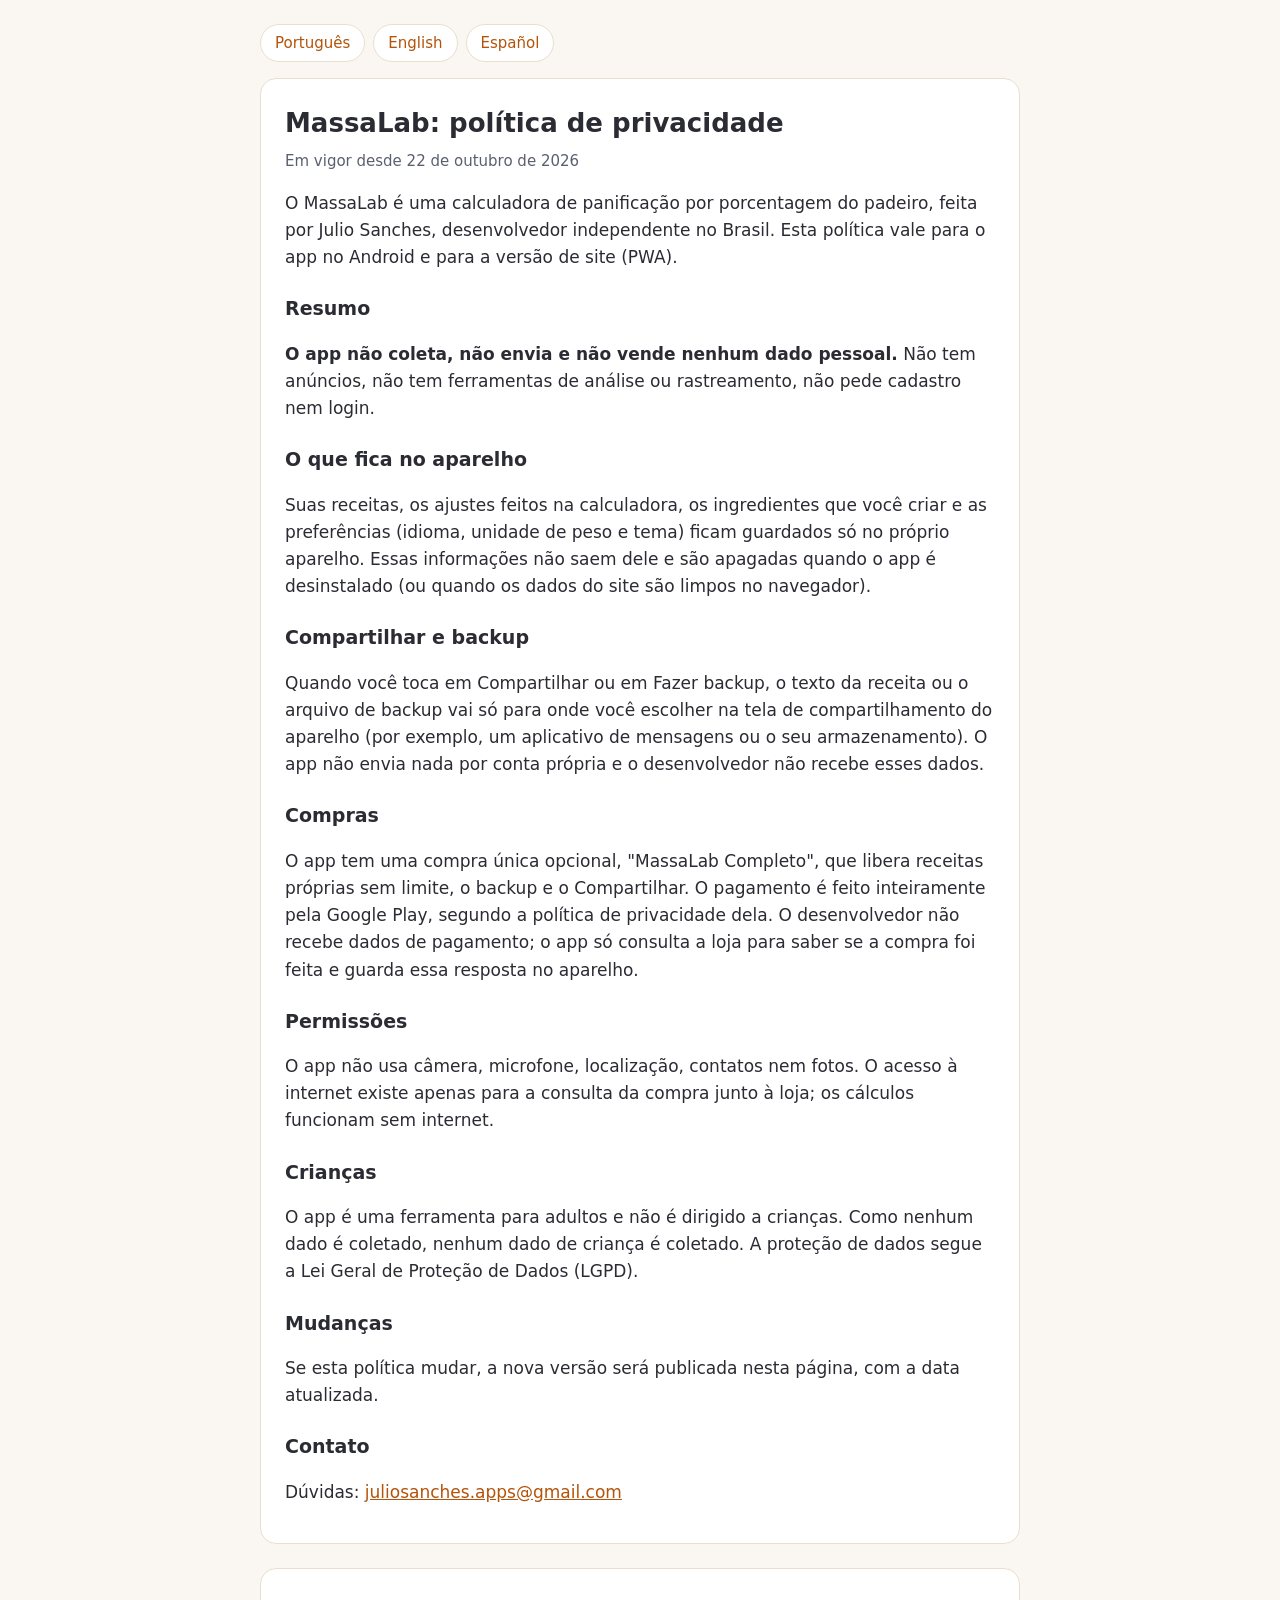
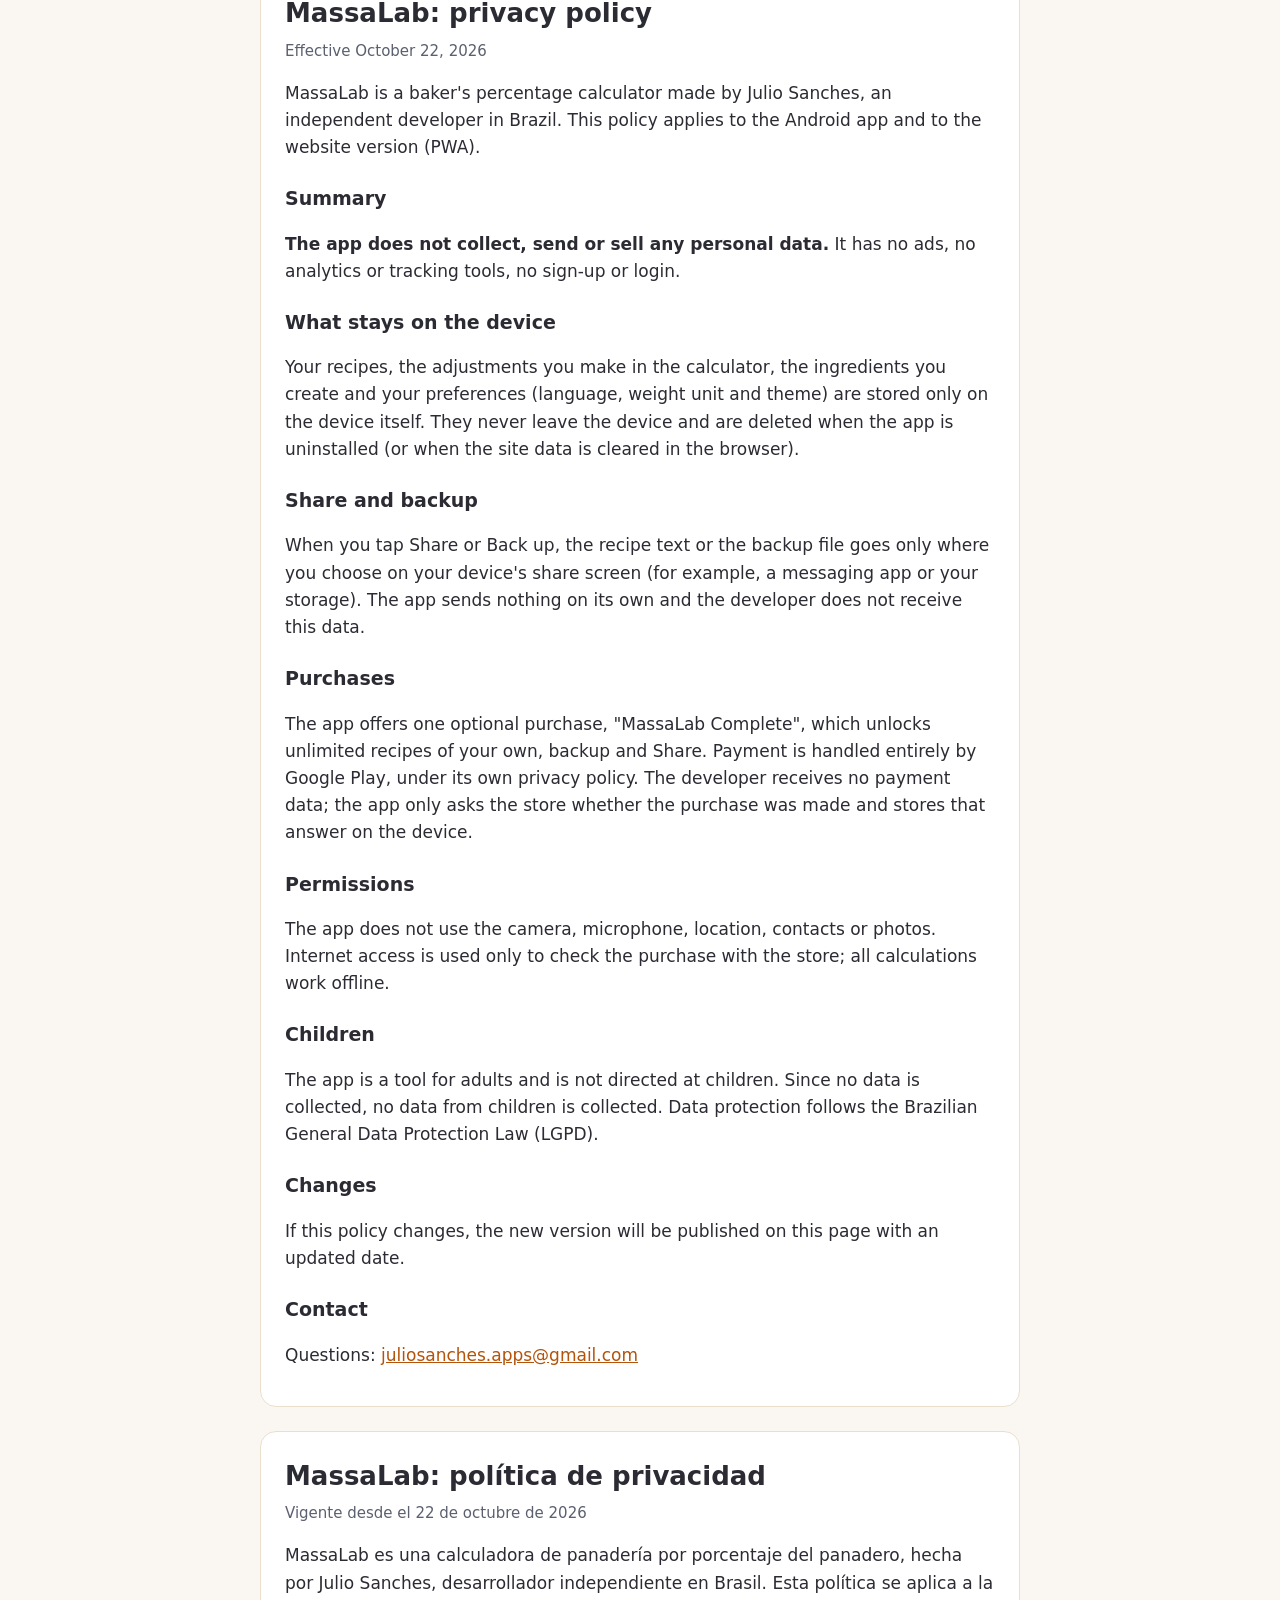
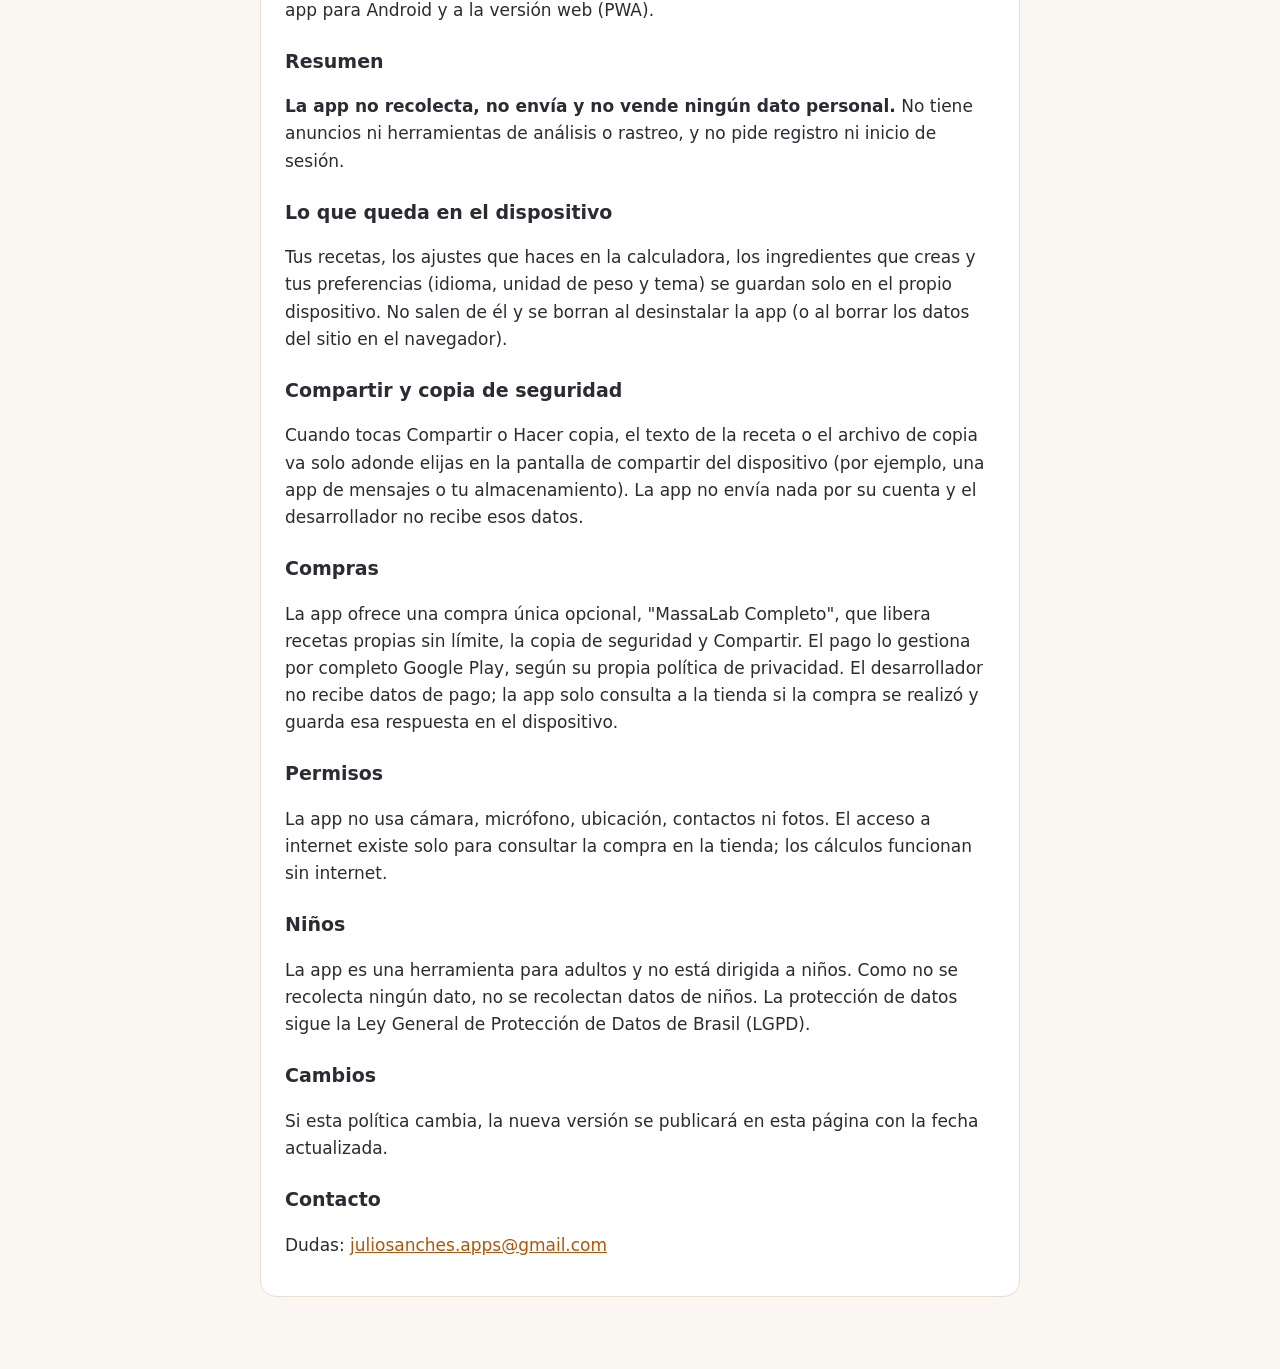
<file: massalab/privacidade.html>
<!doctype html>
<html lang="pt-BR">
<head>
<meta charset="utf-8">
<meta name="viewport" content="width=device-width,initial-scale=1">
<title>MassaLab · Política de privacidade</title>
<meta name="description" content="Política de privacidade do app MassaLab.">
<style>
:root{--fundo:#faf7f2;--cartao:#fff;--texto:#2b2b33;--suave:#5b6070;--destaque:#b45309;--borda:#eadfcd}
@media (prefers-color-scheme:dark){:root{--fundo:#0f0e0c;--cartao:#1a1814;--texto:#ece8e1;--suave:#b0a99c;--destaque:#fbbf24;--borda:#2e2a23}}
html{background:var(--fundo)}
body{margin:0;font:17px/1.6 system-ui,-apple-system,"Segoe UI",Roboto,sans-serif;color:var(--texto);background:var(--fundo)}
main{max-width:760px;margin:0 auto;padding:24px 16px 48px}
nav{display:flex;gap:8px;flex-wrap:wrap;margin-bottom:16px}
nav a{padding:6px 14px;border-radius:999px;border:1px solid var(--borda);background:var(--cartao);color:var(--destaque);text-decoration:none;font-size:15px}
section{background:var(--cartao);border:1px solid var(--borda);border-radius:16px;padding:8px 24px 20px;margin-bottom:24px}
h1{font-size:26px;margin:16px 0 4px}
h2{font-size:19px;margin:22px 0 6px}
.data{color:var(--suave);font-size:15px;margin-top:0}
a{color:var(--destaque)}
</style>
</head>
<body>
<main>
<nav><a href="#pt">Português</a><a href="#en">English</a><a href="#es">Español</a></nav>

<section id="pt" lang="pt-BR">
<h1>MassaLab: política de privacidade</h1>
<p class="data">Em vigor desde 22 de outubro de 2026</p>
<p>O MassaLab é uma calculadora de panificação por porcentagem do padeiro, feita por Julio Sanches, desenvolvedor independente no Brasil. Esta política vale para o app no Android e para a versão de site (PWA).</p>
<h2>Resumo</h2>
<p><strong>O app não coleta, não envia e não vende nenhum dado pessoal.</strong> Não tem anúncios, não tem ferramentas de análise ou rastreamento, não pede cadastro nem login.</p>
<h2>O que fica no aparelho</h2>
<p>Suas receitas, os ajustes feitos na calculadora, os ingredientes que você criar e as preferências (idioma, unidade de peso e tema) ficam guardados só no próprio aparelho. Essas informações não saem dele e são apagadas quando o app é desinstalado (ou quando os dados do site são limpos no navegador).</p>
<h2>Compartilhar e backup</h2>
<p>Quando você toca em Compartilhar ou em Fazer backup, o texto da receita ou o arquivo de backup vai só para onde você escolher na tela de compartilhamento do aparelho (por exemplo, um aplicativo de mensagens ou o seu armazenamento). O app não envia nada por conta própria e o desenvolvedor não recebe esses dados.</p>
<h2>Compras</h2>
<p>O app tem uma compra única opcional, "MassaLab Completo", que libera receitas próprias sem limite, o backup e o Compartilhar. O pagamento é feito inteiramente pela Google Play, segundo a política de privacidade dela. O desenvolvedor não recebe dados de pagamento; o app só consulta a loja para saber se a compra foi feita e guarda essa resposta no aparelho.</p>
<h2>Permissões</h2>
<p>O app não usa câmera, microfone, localização, contatos nem fotos. O acesso à internet existe apenas para a consulta da compra junto à loja; os cálculos funcionam sem internet.</p>
<h2>Crianças</h2>
<p>O app é uma ferramenta para adultos e não é dirigido a crianças. Como nenhum dado é coletado, nenhum dado de criança é coletado. A proteção de dados segue a Lei Geral de Proteção de Dados (LGPD).</p>
<h2>Mudanças</h2>
<p>Se esta política mudar, a nova versão será publicada nesta página, com a data atualizada.</p>
<h2>Contato</h2>
<p>Dúvidas: <a href="mailto:juliosanches.apps@gmail.com">juliosanches.apps@gmail.com</a></p>
</section>

<section id="en" lang="en">
<h1>MassaLab: privacy policy</h1>
<p class="data">Effective October 22, 2026</p>
<p>MassaLab is a baker's percentage calculator made by Julio Sanches, an independent developer in Brazil. This policy applies to the Android app and to the website version (PWA).</p>
<h2>Summary</h2>
<p><strong>The app does not collect, send or sell any personal data.</strong> It has no ads, no analytics or tracking tools, no sign-up or login.</p>
<h2>What stays on the device</h2>
<p>Your recipes, the adjustments you make in the calculator, the ingredients you create and your preferences (language, weight unit and theme) are stored only on the device itself. They never leave the device and are deleted when the app is uninstalled (or when the site data is cleared in the browser).</p>
<h2>Share and backup</h2>
<p>When you tap Share or Back up, the recipe text or the backup file goes only where you choose on your device's share screen (for example, a messaging app or your storage). The app sends nothing on its own and the developer does not receive this data.</p>
<h2>Purchases</h2>
<p>The app offers one optional purchase, "MassaLab Complete", which unlocks unlimited recipes of your own, backup and Share. Payment is handled entirely by Google Play, under its own privacy policy. The developer receives no payment data; the app only asks the store whether the purchase was made and stores that answer on the device.</p>
<h2>Permissions</h2>
<p>The app does not use the camera, microphone, location, contacts or photos. Internet access is used only to check the purchase with the store; all calculations work offline.</p>
<h2>Children</h2>
<p>The app is a tool for adults and is not directed at children. Since no data is collected, no data from children is collected. Data protection follows the Brazilian General Data Protection Law (LGPD).</p>
<h2>Changes</h2>
<p>If this policy changes, the new version will be published on this page with an updated date.</p>
<h2>Contact</h2>
<p>Questions: <a href="mailto:juliosanches.apps@gmail.com">juliosanches.apps@gmail.com</a></p>
</section>

<section id="es" lang="es">
<h1>MassaLab: política de privacidad</h1>
<p class="data">Vigente desde el 22 de octubre de 2026</p>
<p>MassaLab es una calculadora de panadería por porcentaje del panadero, hecha por Julio Sanches, desarrollador independiente en Brasil. Esta política se aplica a la app para Android y a la versión web (PWA).</p>
<h2>Resumen</h2>
<p><strong>La app no recolecta, no envía y no vende ningún dato personal.</strong> No tiene anuncios ni herramientas de análisis o rastreo, y no pide registro ni inicio de sesión.</p>
<h2>Lo que queda en el dispositivo</h2>
<p>Tus recetas, los ajustes que haces en la calculadora, los ingredientes que creas y tus preferencias (idioma, unidad de peso y tema) se guardan solo en el propio dispositivo. No salen de él y se borran al desinstalar la app (o al borrar los datos del sitio en el navegador).</p>
<h2>Compartir y copia de seguridad</h2>
<p>Cuando tocas Compartir o Hacer copia, el texto de la receta o el archivo de copia va solo adonde elijas en la pantalla de compartir del dispositivo (por ejemplo, una app de mensajes o tu almacenamiento). La app no envía nada por su cuenta y el desarrollador no recibe esos datos.</p>
<h2>Compras</h2>
<p>La app ofrece una compra única opcional, "MassaLab Completo", que libera recetas propias sin límite, la copia de seguridad y Compartir. El pago lo gestiona por completo Google Play, según su propia política de privacidad. El desarrollador no recibe datos de pago; la app solo consulta a la tienda si la compra se realizó y guarda esa respuesta en el dispositivo.</p>
<h2>Permisos</h2>
<p>La app no usa cámara, micrófono, ubicación, contactos ni fotos. El acceso a internet existe solo para consultar la compra en la tienda; los cálculos funcionan sin internet.</p>
<h2>Niños</h2>
<p>La app es una herramienta para adultos y no está dirigida a niños. Como no se recolecta ningún dato, no se recolectan datos de niños. La protección de datos sigue la Ley General de Protección de Datos de Brasil (LGPD).</p>
<h2>Cambios</h2>
<p>Si esta política cambia, la nueva versión se publicará en esta página con la fecha actualizada.</p>
<h2>Contacto</h2>
<p>Dudas: <a href="mailto:juliosanches.apps@gmail.com">juliosanches.apps@gmail.com</a></p>
</section>
</main>
</body>
</html>
</file>
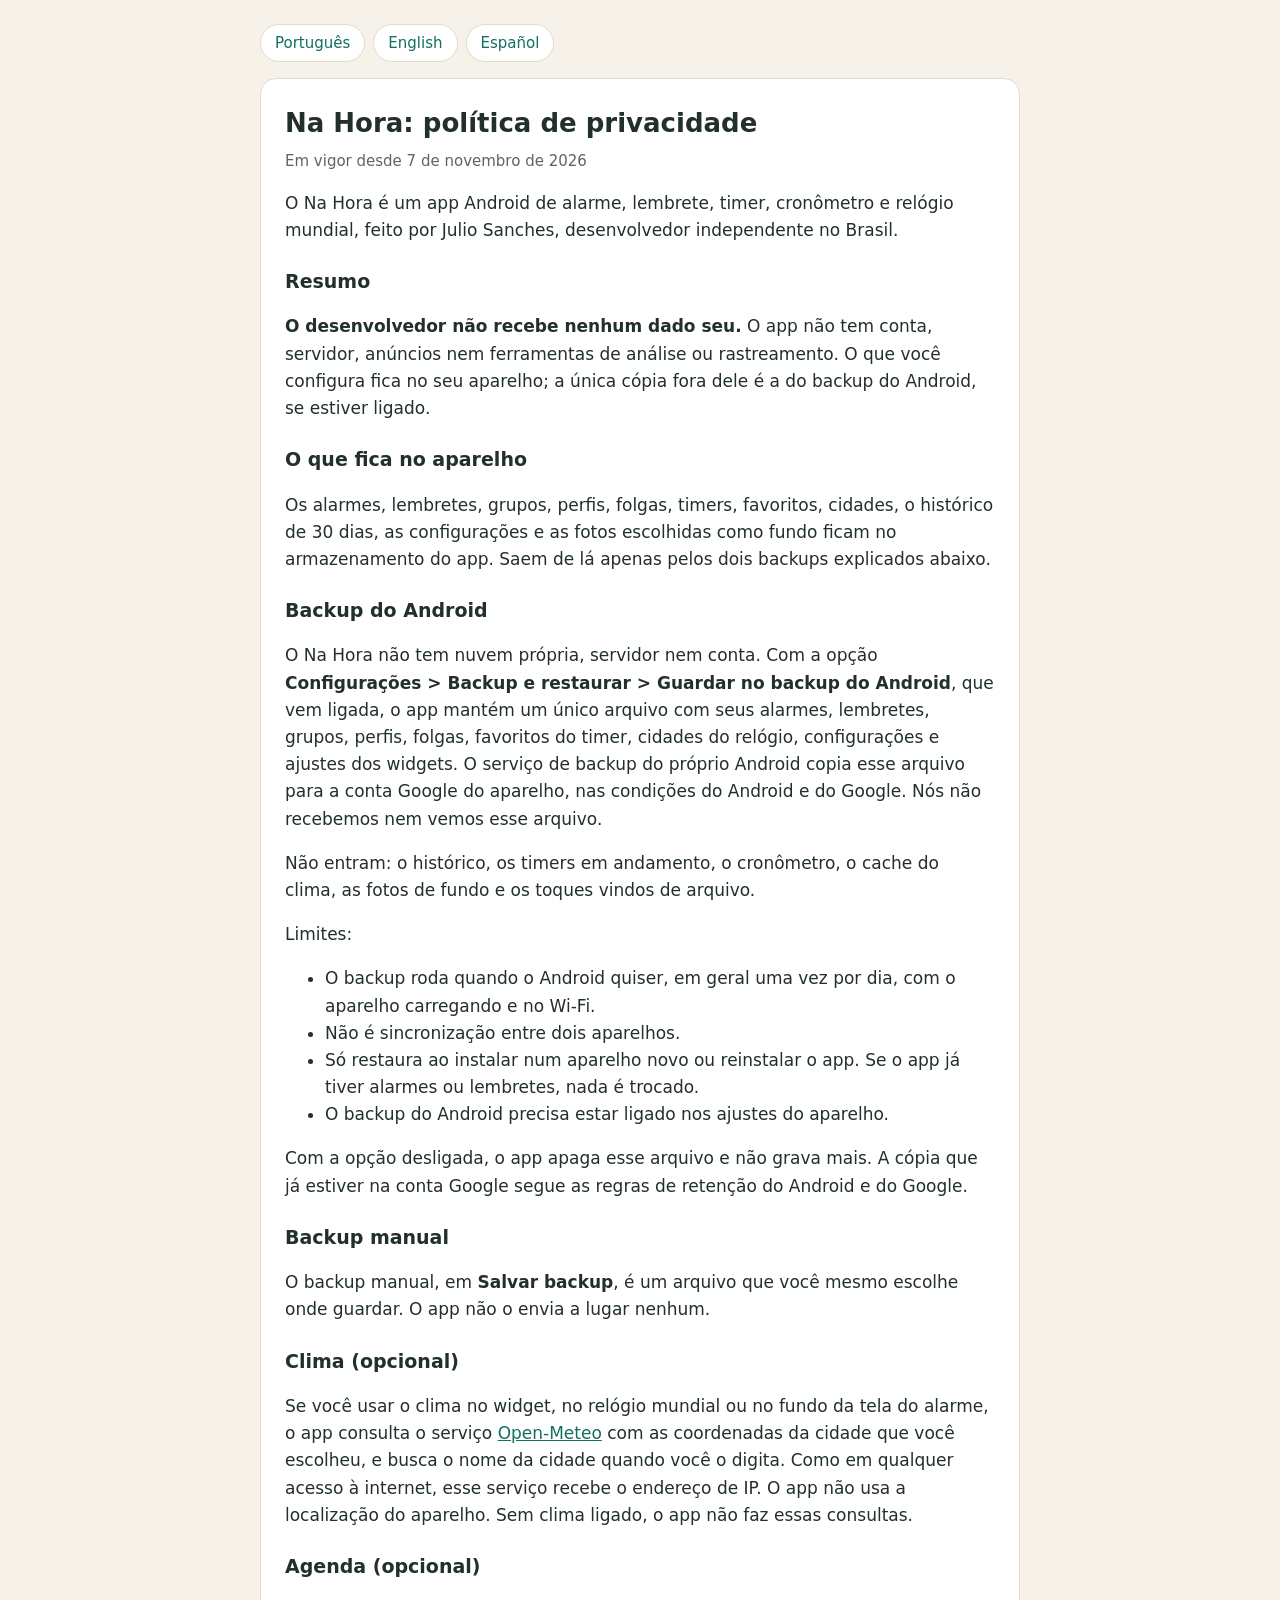
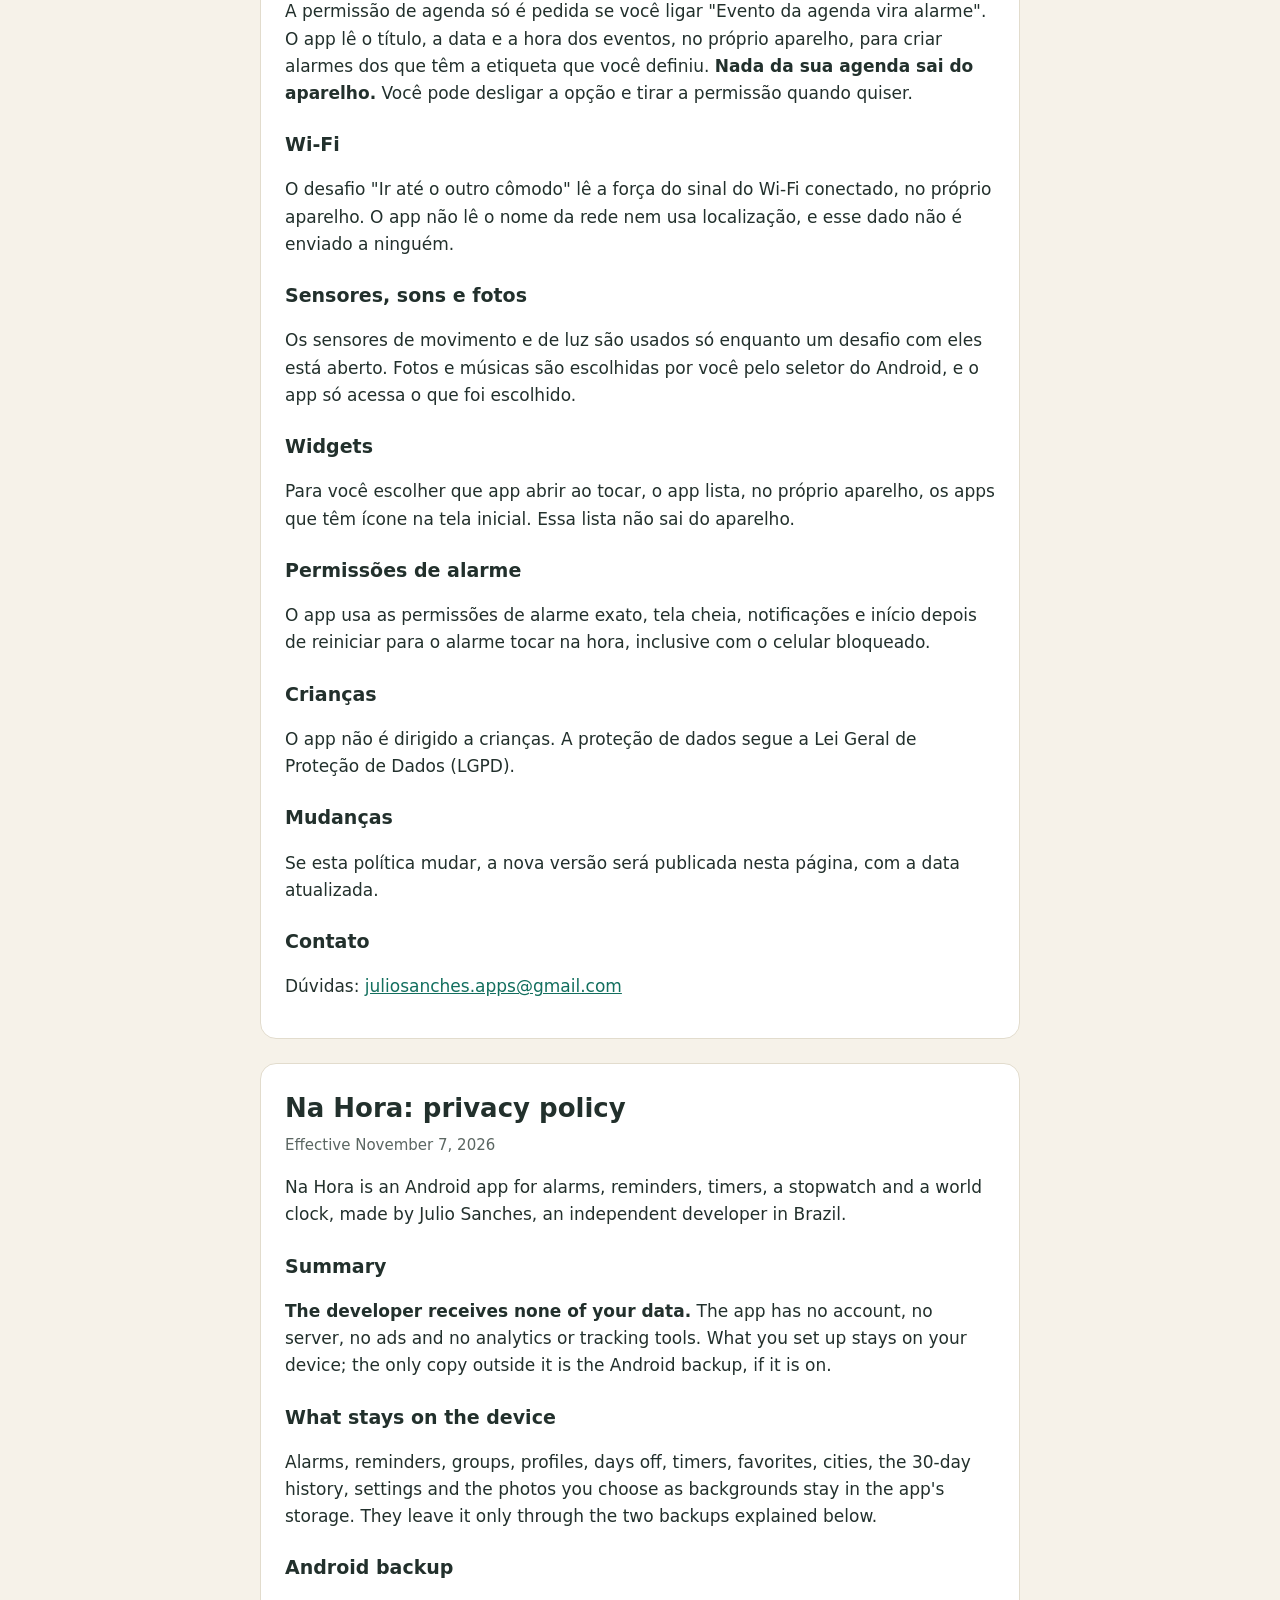
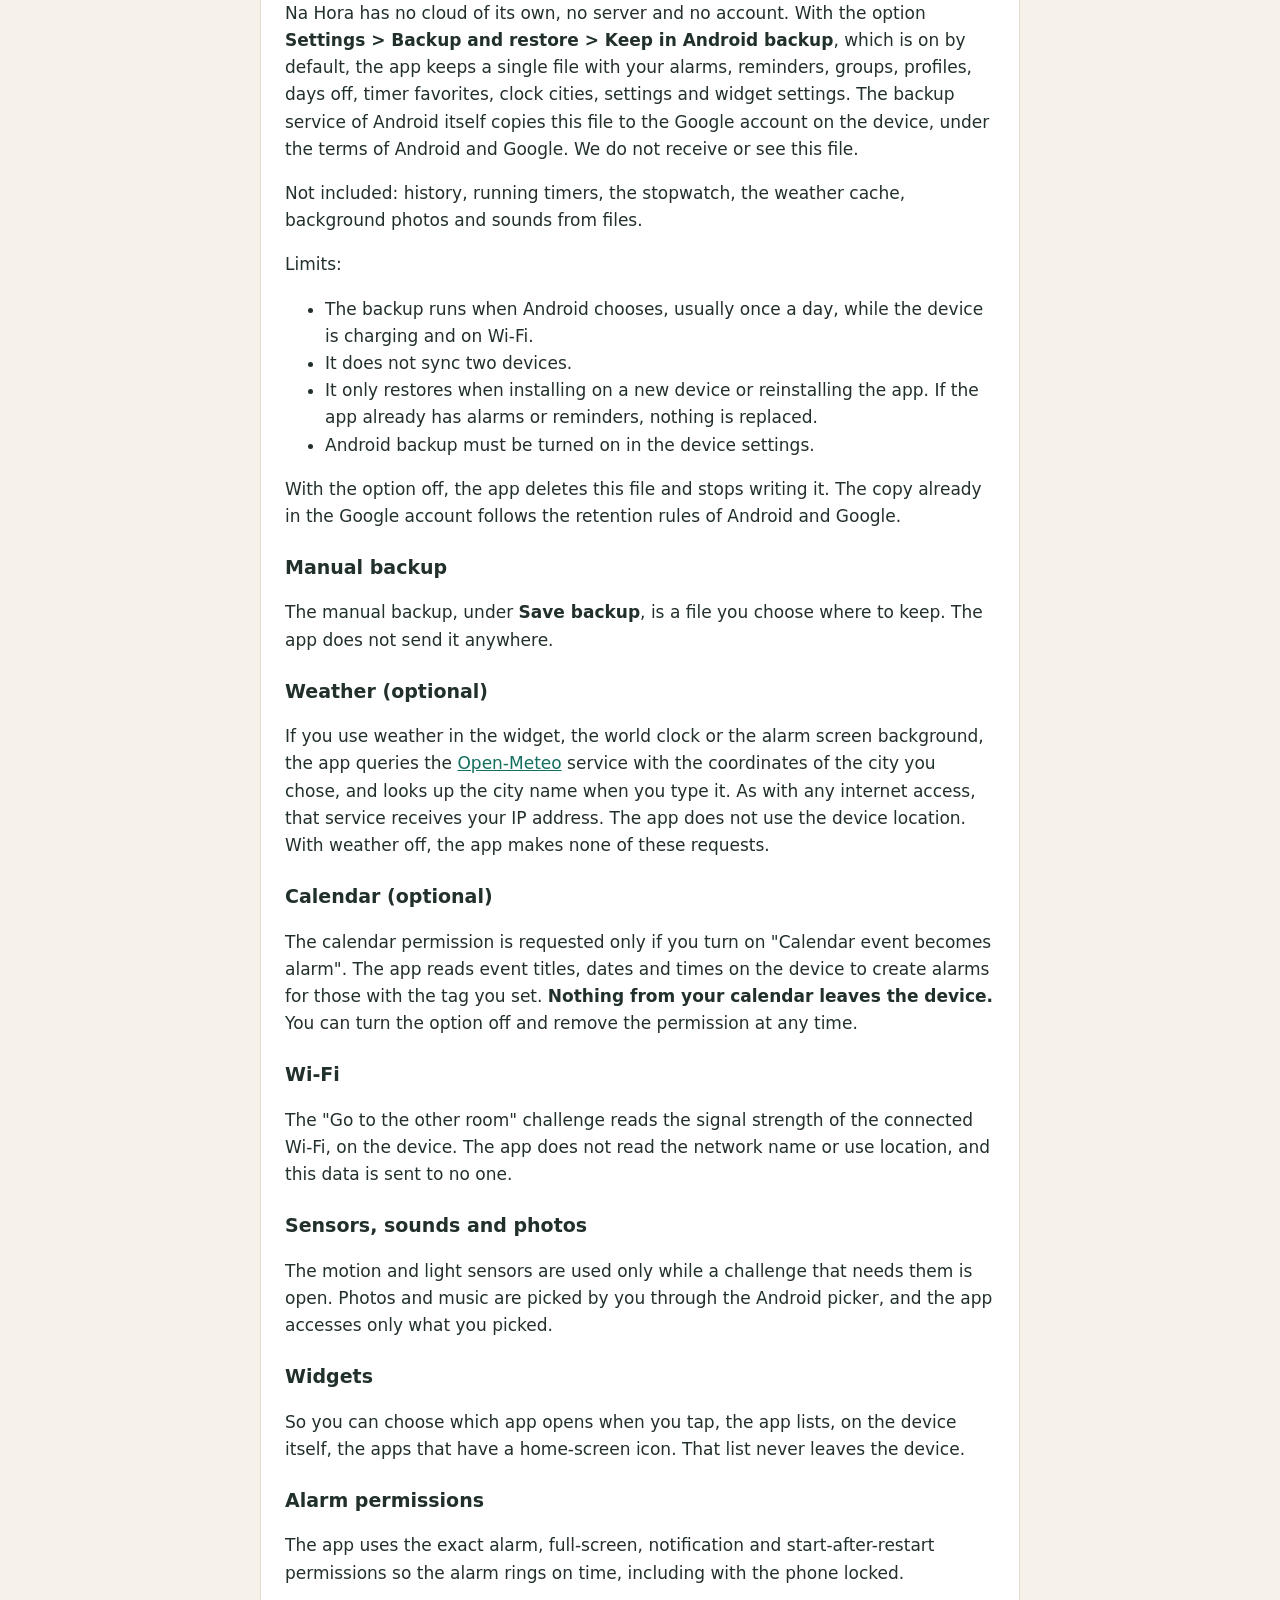
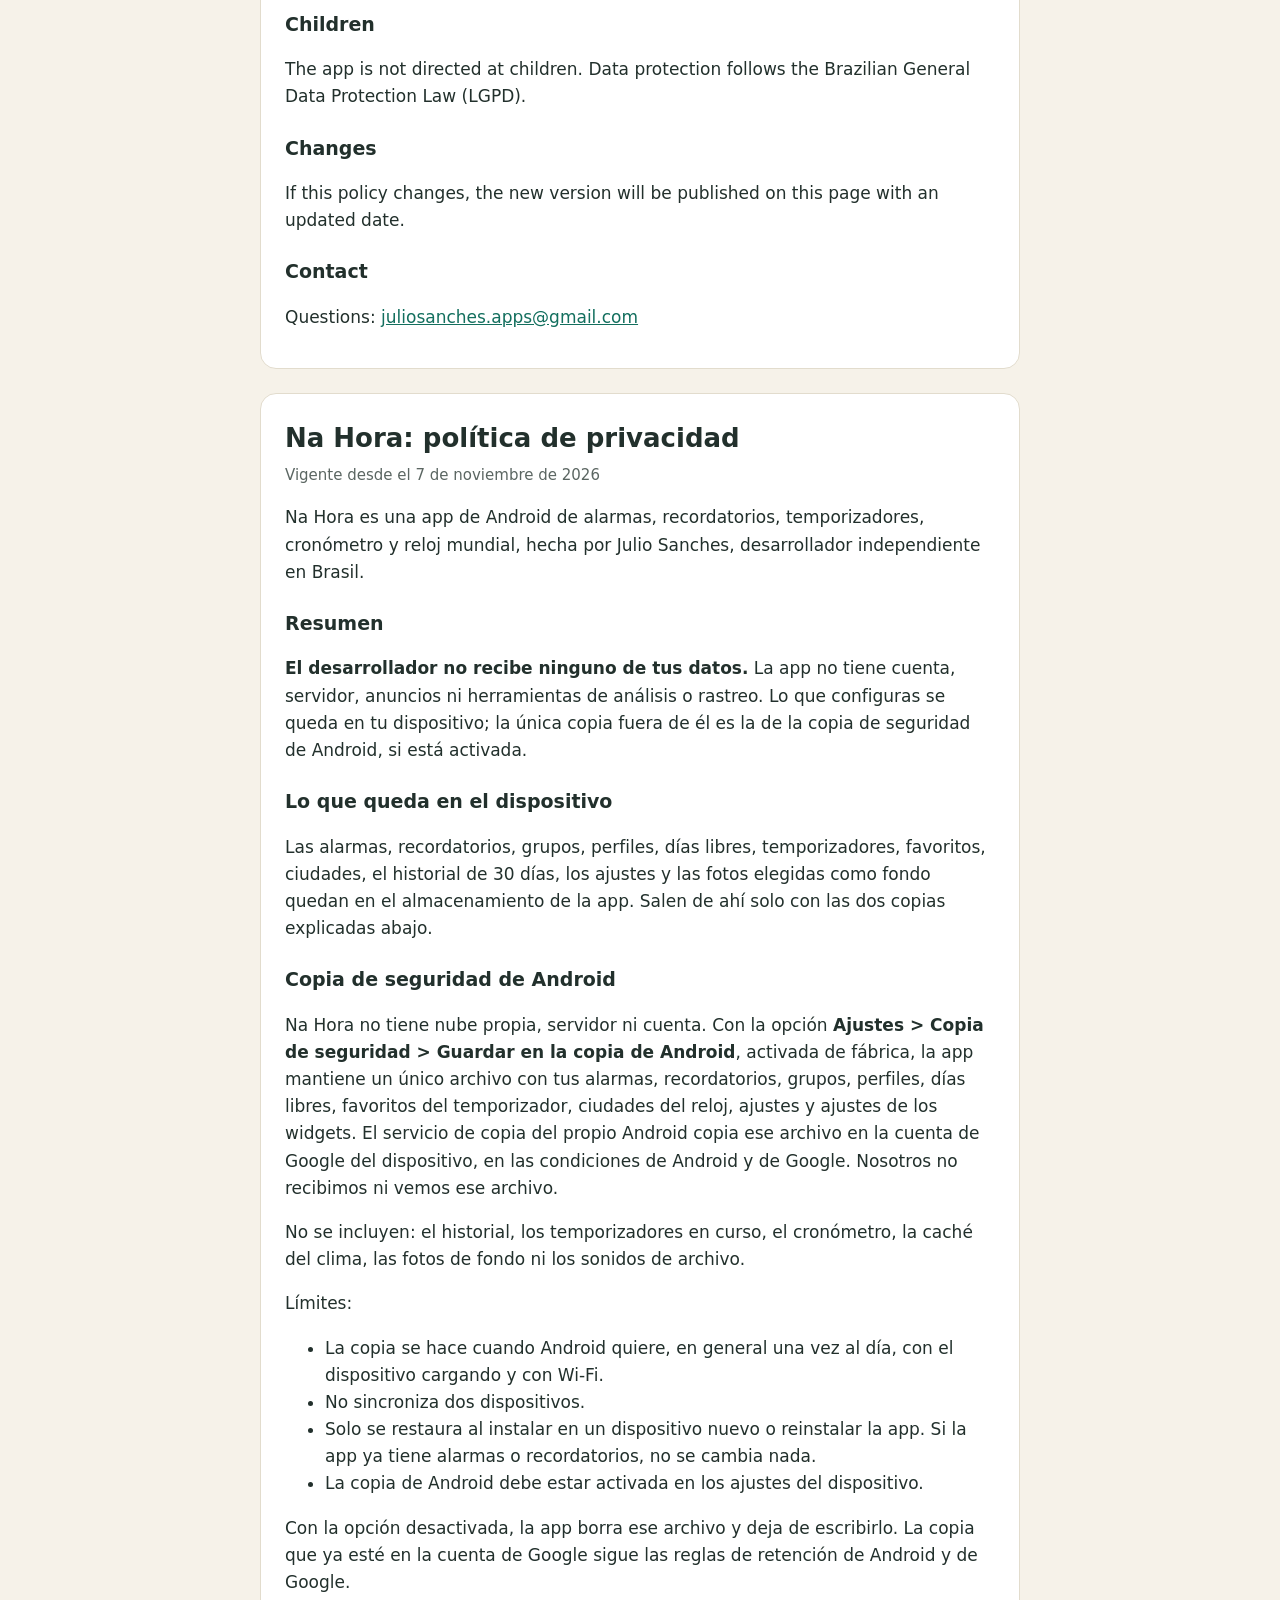
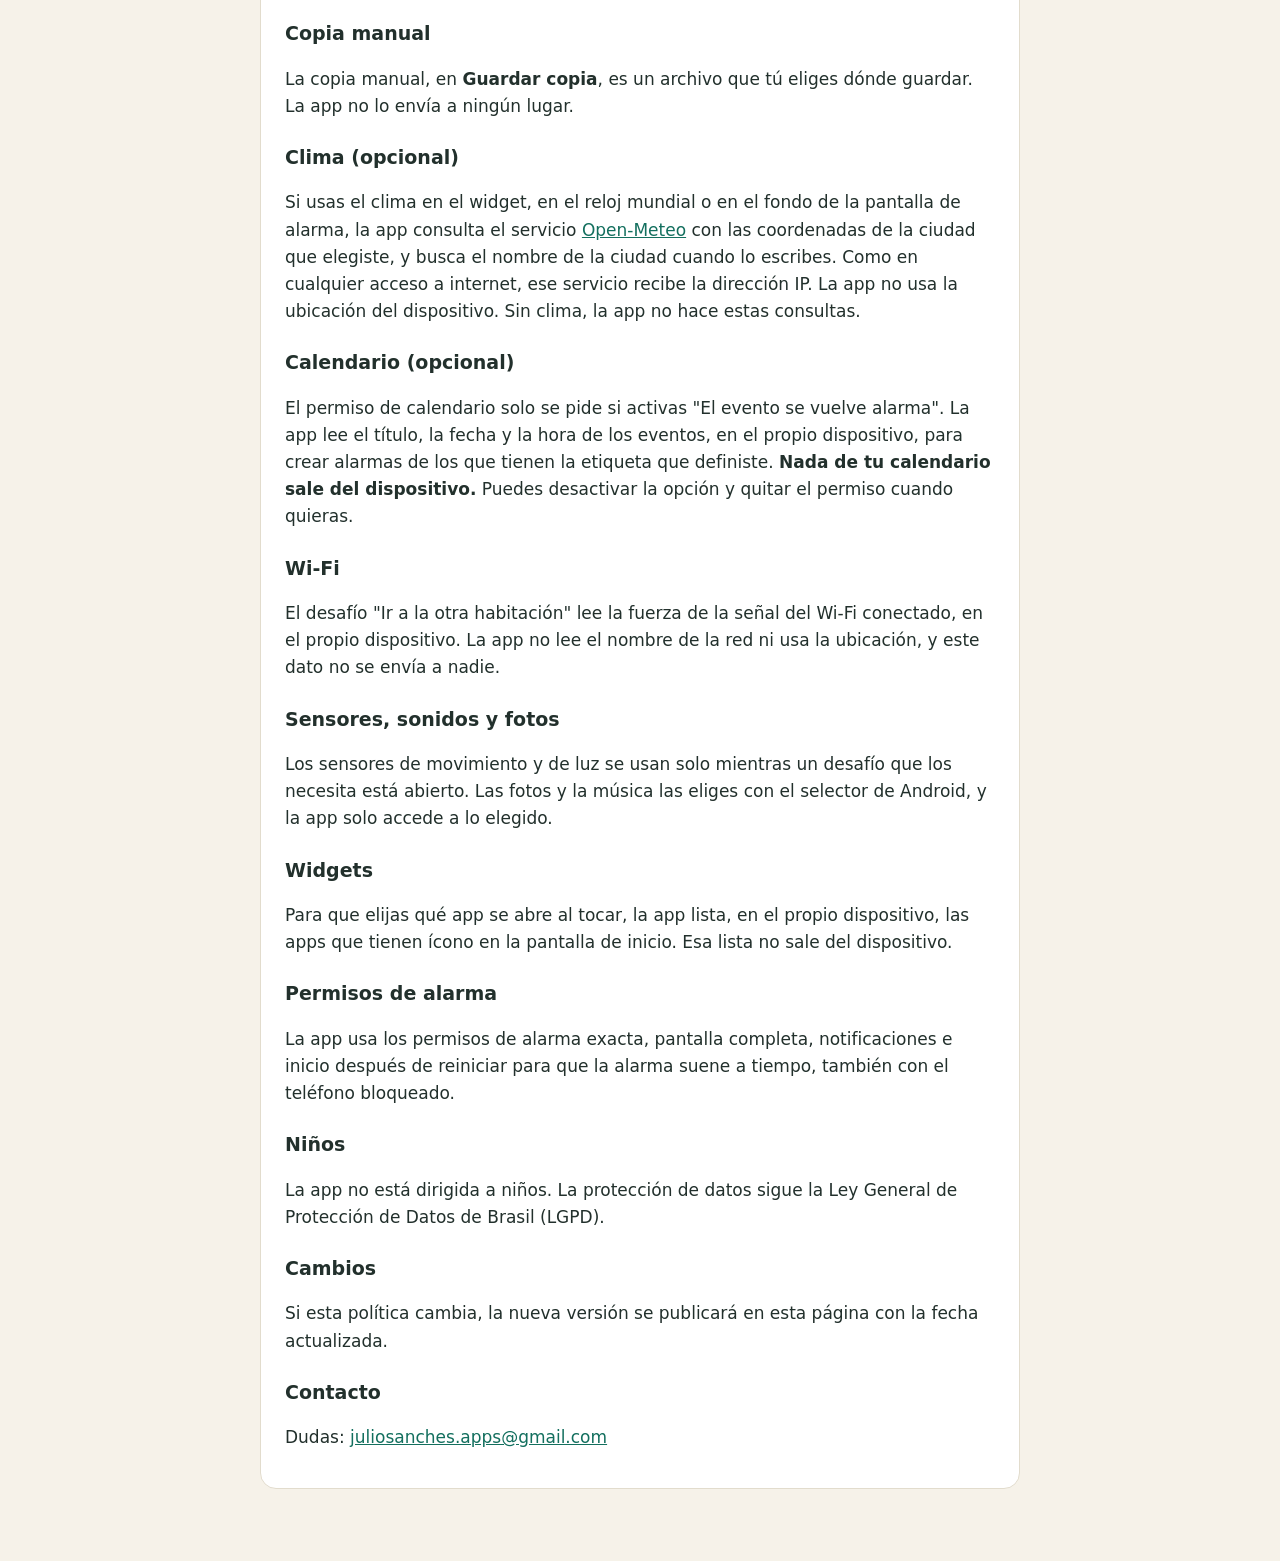
<file: nahora/privacidade.html>
<!doctype html>
<html lang="pt-BR">
<head>
<meta charset="utf-8">
<meta name="viewport" content="width=device-width,initial-scale=1">
<title>Na Hora · Política de privacidade</title>
<meta name="description" content="Política de privacidade do app Na Hora.">
<style>
:root{--fundo:#f6f2e9;--cartao:#fff;--texto:#22302c;--suave:#5b6662;--destaque:#136f5e;--borda:#e2dccd}
@media (prefers-color-scheme:dark){:root{--fundo:#0e1412;--cartao:#161e1b;--texto:#e7ece9;--suave:#a9b5b0;--destaque:#5fd3b5;--borda:#26322e}}
html{background:var(--fundo)}
body{margin:0;font:17px/1.6 system-ui,-apple-system,"Segoe UI",Roboto,sans-serif;color:var(--texto);background:var(--fundo)}
main{max-width:760px;margin:0 auto;padding:24px 16px 48px}
nav{display:flex;gap:8px;flex-wrap:wrap;margin-bottom:16px}
nav a{padding:6px 14px;border-radius:999px;border:1px solid var(--borda);background:var(--cartao);color:var(--destaque);text-decoration:none;font-size:15px}
section{background:var(--cartao);border:1px solid var(--borda);border-radius:16px;padding:8px 24px 20px;margin-bottom:24px}
h1{font-size:26px;margin:16px 0 4px}
h2{font-size:19px;margin:22px 0 6px}
.data{color:var(--suave);font-size:15px;margin-top:0}
a{color:var(--destaque)}
</style>
</head>
<body>
<main>
<nav><a href="#pt">Português</a><a href="#en">English</a><a href="#es">Español</a></nav>

<section id="pt" lang="pt-BR">
<h1>Na Hora: política de privacidade</h1>
<p class="data">Em vigor desde 7 de novembro de 2026</p>
<p>O Na Hora é um app Android de alarme, lembrete, timer, cronômetro e relógio mundial, feito por Julio Sanches, desenvolvedor independente no Brasil.</p>
<h2>Resumo</h2>
<p><strong>O desenvolvedor não recebe nenhum dado seu.</strong> O app não tem conta, servidor, anúncios nem ferramentas de análise ou rastreamento. O que você configura fica no seu aparelho; a única cópia fora dele é a do backup do Android, se estiver ligado.</p>
<h2>O que fica no aparelho</h2>
<p>Os alarmes, lembretes, grupos, perfis, folgas, timers, favoritos, cidades, o histórico de 30 dias, as configurações e as fotos escolhidas como fundo ficam no armazenamento do app. Saem de lá apenas pelos dois backups explicados abaixo.</p>
<h2>Backup do Android</h2>
<p>O Na Hora não tem nuvem própria, servidor nem conta. Com a opção <strong>Configurações &gt; Backup e restaurar &gt; Guardar no backup do Android</strong>, que vem ligada, o app mantém um único arquivo com seus alarmes, lembretes, grupos, perfis, folgas, favoritos do timer, cidades do relógio, configurações e ajustes dos widgets. O serviço de backup do próprio Android copia esse arquivo para a conta Google do aparelho, nas condições do Android e do Google. Nós não recebemos nem vemos esse arquivo.</p>
<p>Não entram: o histórico, os timers em andamento, o cronômetro, o cache do clima, as fotos de fundo e os toques vindos de arquivo.</p>
<p>Limites:</p>
<ul>
<li>O backup roda quando o Android quiser, em geral uma vez por dia, com o aparelho carregando e no Wi-Fi.</li>
<li>Não é sincronização entre dois aparelhos.</li>
<li>Só restaura ao instalar num aparelho novo ou reinstalar o app. Se o app já tiver alarmes ou lembretes, nada é trocado.</li>
<li>O backup do Android precisa estar ligado nos ajustes do aparelho.</li>
</ul>
<p>Com a opção desligada, o app apaga esse arquivo e não grava mais. A cópia que já estiver na conta Google segue as regras de retenção do Android e do Google.</p>
<h2>Backup manual</h2>
<p>O backup manual, em <strong>Salvar backup</strong>, é um arquivo que você mesmo escolhe onde guardar. O app não o envia a lugar nenhum.</p>
<h2>Clima (opcional)</h2>
<p>Se você usar o clima no widget, no relógio mundial ou no fundo da tela do alarme, o app consulta o serviço <a href="https://open-meteo.com/">Open-Meteo</a> com as coordenadas da cidade que você escolheu, e busca o nome da cidade quando você o digita. Como em qualquer acesso à internet, esse serviço recebe o endereço de IP. O app não usa a localização do aparelho. Sem clima ligado, o app não faz essas consultas.</p>
<h2>Agenda (opcional)</h2>
<p>A permissão de agenda só é pedida se você ligar "Evento da agenda vira alarme". O app lê o título, a data e a hora dos eventos, no próprio aparelho, para criar alarmes dos que têm a etiqueta que você definiu. <strong>Nada da sua agenda sai do aparelho.</strong> Você pode desligar a opção e tirar a permissão quando quiser.</p>
<h2>Wi-Fi</h2>
<p>O desafio "Ir até o outro cômodo" lê a força do sinal do Wi-Fi conectado, no próprio aparelho. O app não lê o nome da rede nem usa localização, e esse dado não é enviado a ninguém.</p>
<h2>Sensores, sons e fotos</h2>
<p>Os sensores de movimento e de luz são usados só enquanto um desafio com eles está aberto. Fotos e músicas são escolhidas por você pelo seletor do Android, e o app só acessa o que foi escolhido.</p>
<h2>Widgets</h2>
<p>Para você escolher que app abrir ao tocar, o app lista, no próprio aparelho, os apps que têm ícone na tela inicial. Essa lista não sai do aparelho.</p>
<h2>Permissões de alarme</h2>
<p>O app usa as permissões de alarme exato, tela cheia, notificações e início depois de reiniciar para o alarme tocar na hora, inclusive com o celular bloqueado.</p>
<h2>Crianças</h2>
<p>O app não é dirigido a crianças. A proteção de dados segue a Lei Geral de Proteção de Dados (LGPD).</p>
<h2>Mudanças</h2>
<p>Se esta política mudar, a nova versão será publicada nesta página, com a data atualizada.</p>
<h2>Contato</h2>
<p>Dúvidas: <a href="mailto:juliosanches.apps@gmail.com">juliosanches.apps@gmail.com</a></p>
</section>

<section id="en" lang="en">
<h1>Na Hora: privacy policy</h1>
<p class="data">Effective November 7, 2026</p>
<p>Na Hora is an Android app for alarms, reminders, timers, a stopwatch and a world clock, made by Julio Sanches, an independent developer in Brazil.</p>
<h2>Summary</h2>
<p><strong>The developer receives none of your data.</strong> The app has no account, no server, no ads and no analytics or tracking tools. What you set up stays on your device; the only copy outside it is the Android backup, if it is on.</p>
<h2>What stays on the device</h2>
<p>Alarms, reminders, groups, profiles, days off, timers, favorites, cities, the 30-day history, settings and the photos you choose as backgrounds stay in the app's storage. They leave it only through the two backups explained below.</p>
<h2>Android backup</h2>
<p>Na Hora has no cloud of its own, no server and no account. With the option <strong>Settings &gt; Backup and restore &gt; Keep in Android backup</strong>, which is on by default, the app keeps a single file with your alarms, reminders, groups, profiles, days off, timer favorites, clock cities, settings and widget settings. The backup service of Android itself copies this file to the Google account on the device, under the terms of Android and Google. We do not receive or see this file.</p>
<p>Not included: history, running timers, the stopwatch, the weather cache, background photos and sounds from files.</p>
<p>Limits:</p>
<ul>
<li>The backup runs when Android chooses, usually once a day, while the device is charging and on Wi-Fi.</li>
<li>It does not sync two devices.</li>
<li>It only restores when installing on a new device or reinstalling the app. If the app already has alarms or reminders, nothing is replaced.</li>
<li>Android backup must be turned on in the device settings.</li>
</ul>
<p>With the option off, the app deletes this file and stops writing it. The copy already in the Google account follows the retention rules of Android and Google.</p>
<h2>Manual backup</h2>
<p>The manual backup, under <strong>Save backup</strong>, is a file you choose where to keep. The app does not send it anywhere.</p>
<h2>Weather (optional)</h2>
<p>If you use weather in the widget, the world clock or the alarm screen background, the app queries the <a href="https://open-meteo.com/">Open-Meteo</a> service with the coordinates of the city you chose, and looks up the city name when you type it. As with any internet access, that service receives your IP address. The app does not use the device location. With weather off, the app makes none of these requests.</p>
<h2>Calendar (optional)</h2>
<p>The calendar permission is requested only if you turn on "Calendar event becomes alarm". The app reads event titles, dates and times on the device to create alarms for those with the tag you set. <strong>Nothing from your calendar leaves the device.</strong> You can turn the option off and remove the permission at any time.</p>
<h2>Wi-Fi</h2>
<p>The "Go to the other room" challenge reads the signal strength of the connected Wi-Fi, on the device. The app does not read the network name or use location, and this data is sent to no one.</p>
<h2>Sensors, sounds and photos</h2>
<p>The motion and light sensors are used only while a challenge that needs them is open. Photos and music are picked by you through the Android picker, and the app accesses only what you picked.</p>
<h2>Widgets</h2>
<p>So you can choose which app opens when you tap, the app lists, on the device itself, the apps that have a home-screen icon. That list never leaves the device.</p>
<h2>Alarm permissions</h2>
<p>The app uses the exact alarm, full-screen, notification and start-after-restart permissions so the alarm rings on time, including with the phone locked.</p>
<h2>Children</h2>
<p>The app is not directed at children. Data protection follows the Brazilian General Data Protection Law (LGPD).</p>
<h2>Changes</h2>
<p>If this policy changes, the new version will be published on this page with an updated date.</p>
<h2>Contact</h2>
<p>Questions: <a href="mailto:juliosanches.apps@gmail.com">juliosanches.apps@gmail.com</a></p>
</section>

<section id="es" lang="es">
<h1>Na Hora: política de privacidad</h1>
<p class="data">Vigente desde el 7 de noviembre de 2026</p>
<p>Na Hora es una app de Android de alarmas, recordatorios, temporizadores, cronómetro y reloj mundial, hecha por Julio Sanches, desarrollador independiente en Brasil.</p>
<h2>Resumen</h2>
<p><strong>El desarrollador no recibe ninguno de tus datos.</strong> La app no tiene cuenta, servidor, anuncios ni herramientas de análisis o rastreo. Lo que configuras se queda en tu dispositivo; la única copia fuera de él es la de la copia de seguridad de Android, si está activada.</p>
<h2>Lo que queda en el dispositivo</h2>
<p>Las alarmas, recordatorios, grupos, perfiles, días libres, temporizadores, favoritos, ciudades, el historial de 30 días, los ajustes y las fotos elegidas como fondo quedan en el almacenamiento de la app. Salen de ahí solo con las dos copias explicadas abajo.</p>
<h2>Copia de seguridad de Android</h2>
<p>Na Hora no tiene nube propia, servidor ni cuenta. Con la opción <strong>Ajustes &gt; Copia de seguridad &gt; Guardar en la copia de Android</strong>, activada de fábrica, la app mantiene un único archivo con tus alarmas, recordatorios, grupos, perfiles, días libres, favoritos del temporizador, ciudades del reloj, ajustes y ajustes de los widgets. El servicio de copia del propio Android copia ese archivo en la cuenta de Google del dispositivo, en las condiciones de Android y de Google. Nosotros no recibimos ni vemos ese archivo.</p>
<p>No se incluyen: el historial, los temporizadores en curso, el cronómetro, la caché del clima, las fotos de fondo ni los sonidos de archivo.</p>
<p>Límites:</p>
<ul>
<li>La copia se hace cuando Android quiere, en general una vez al día, con el dispositivo cargando y con Wi-Fi.</li>
<li>No sincroniza dos dispositivos.</li>
<li>Solo se restaura al instalar en un dispositivo nuevo o reinstalar la app. Si la app ya tiene alarmas o recordatorios, no se cambia nada.</li>
<li>La copia de Android debe estar activada en los ajustes del dispositivo.</li>
</ul>
<p>Con la opción desactivada, la app borra ese archivo y deja de escribirlo. La copia que ya esté en la cuenta de Google sigue las reglas de retención de Android y de Google.</p>
<h2>Copia manual</h2>
<p>La copia manual, en <strong>Guardar copia</strong>, es un archivo que tú eliges dónde guardar. La app no lo envía a ningún lugar.</p>
<h2>Clima (opcional)</h2>
<p>Si usas el clima en el widget, en el reloj mundial o en el fondo de la pantalla de alarma, la app consulta el servicio <a href="https://open-meteo.com/">Open-Meteo</a> con las coordenadas de la ciudad que elegiste, y busca el nombre de la ciudad cuando lo escribes. Como en cualquier acceso a internet, ese servicio recibe la dirección IP. La app no usa la ubicación del dispositivo. Sin clima, la app no hace estas consultas.</p>
<h2>Calendario (opcional)</h2>
<p>El permiso de calendario solo se pide si activas "El evento se vuelve alarma". La app lee el título, la fecha y la hora de los eventos, en el propio dispositivo, para crear alarmas de los que tienen la etiqueta que definiste. <strong>Nada de tu calendario sale del dispositivo.</strong> Puedes desactivar la opción y quitar el permiso cuando quieras.</p>
<h2>Wi-Fi</h2>
<p>El desafío "Ir a la otra habitación" lee la fuerza de la señal del Wi-Fi conectado, en el propio dispositivo. La app no lee el nombre de la red ni usa la ubicación, y este dato no se envía a nadie.</p>
<h2>Sensores, sonidos y fotos</h2>
<p>Los sensores de movimiento y de luz se usan solo mientras un desafío que los necesita está abierto. Las fotos y la música las eliges con el selector de Android, y la app solo accede a lo elegido.</p>
<h2>Widgets</h2>
<p>Para que elijas qué app se abre al tocar, la app lista, en el propio dispositivo, las apps que tienen ícono en la pantalla de inicio. Esa lista no sale del dispositivo.</p>
<h2>Permisos de alarma</h2>
<p>La app usa los permisos de alarma exacta, pantalla completa, notificaciones e inicio después de reiniciar para que la alarma suene a tiempo, también con el teléfono bloqueado.</p>
<h2>Niños</h2>
<p>La app no está dirigida a niños. La protección de datos sigue la Ley General de Protección de Datos de Brasil (LGPD).</p>
<h2>Cambios</h2>
<p>Si esta política cambia, la nueva versión se publicará en esta página con la fecha actualizada.</p>
<h2>Contacto</h2>
<p>Dudas: <a href="mailto:juliosanches.apps@gmail.com">juliosanches.apps@gmail.com</a></p>
</section>
</main>
</body>
</html>
</file>
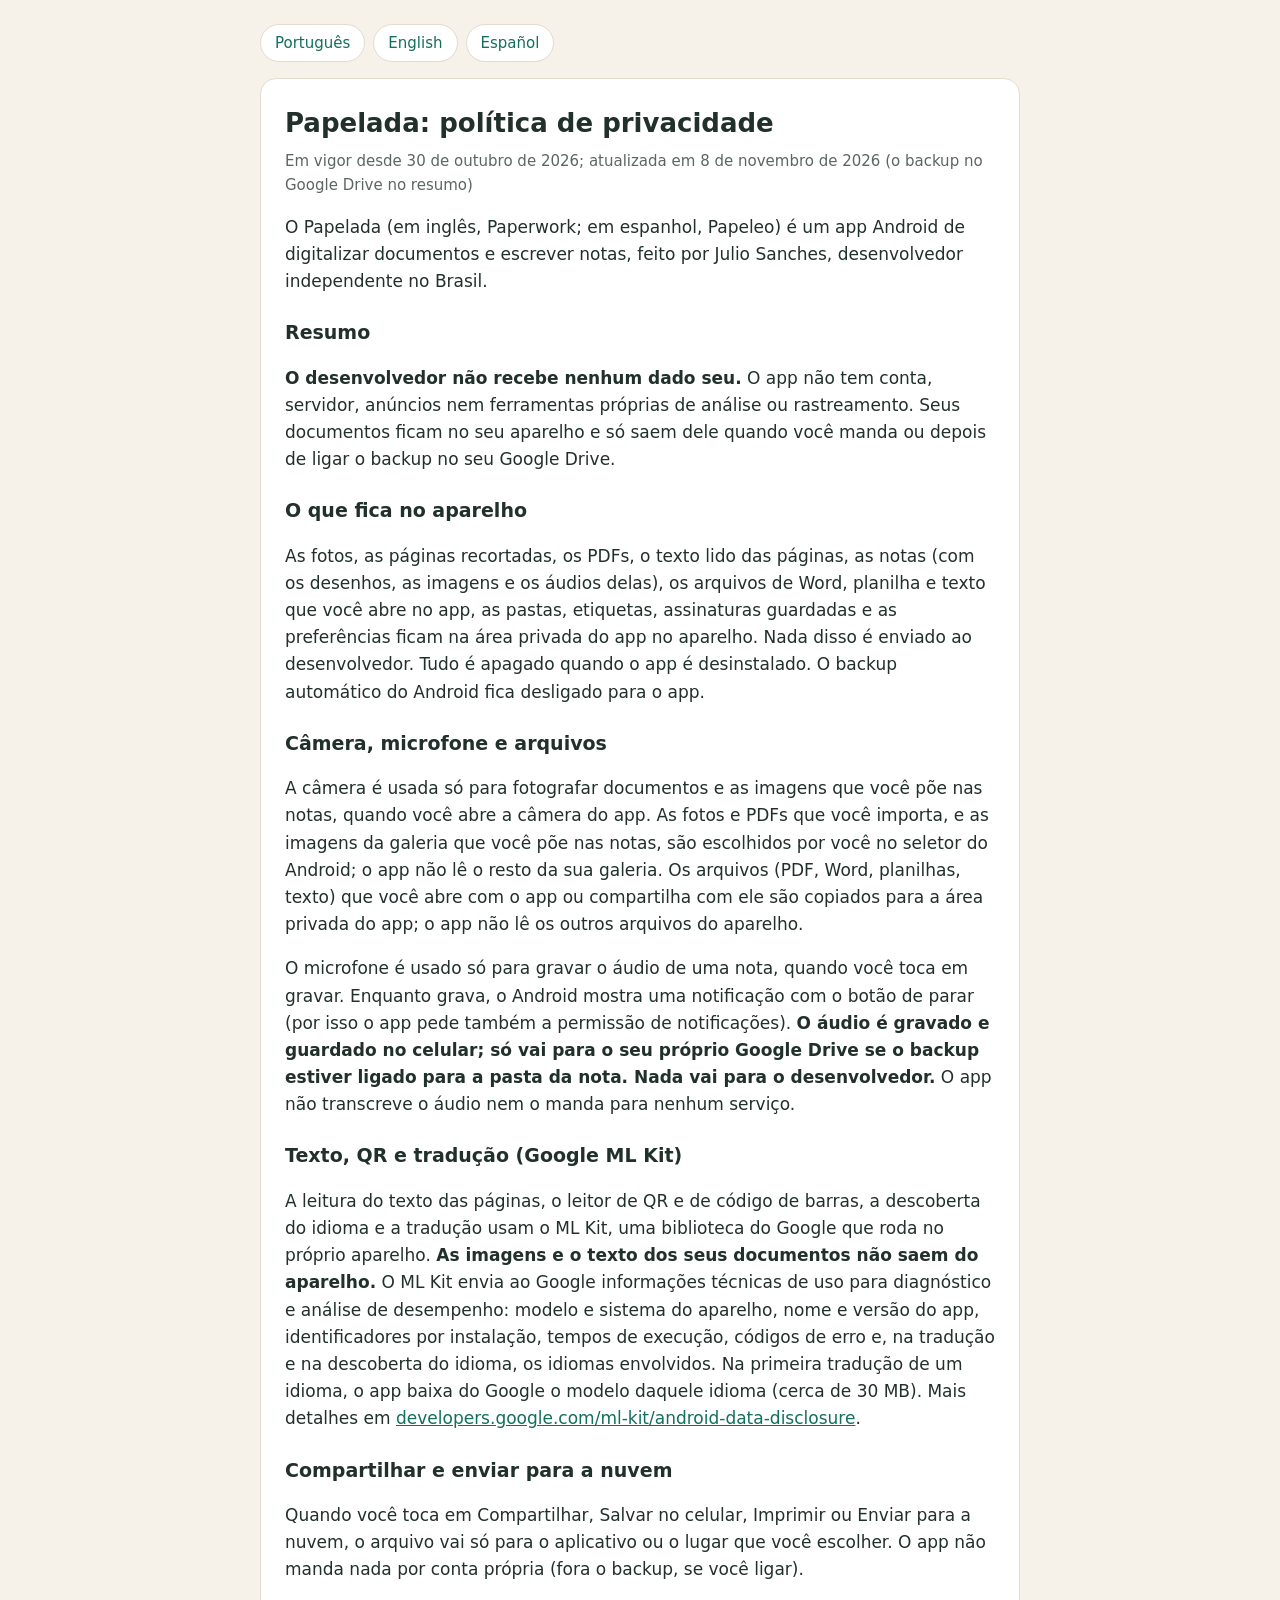
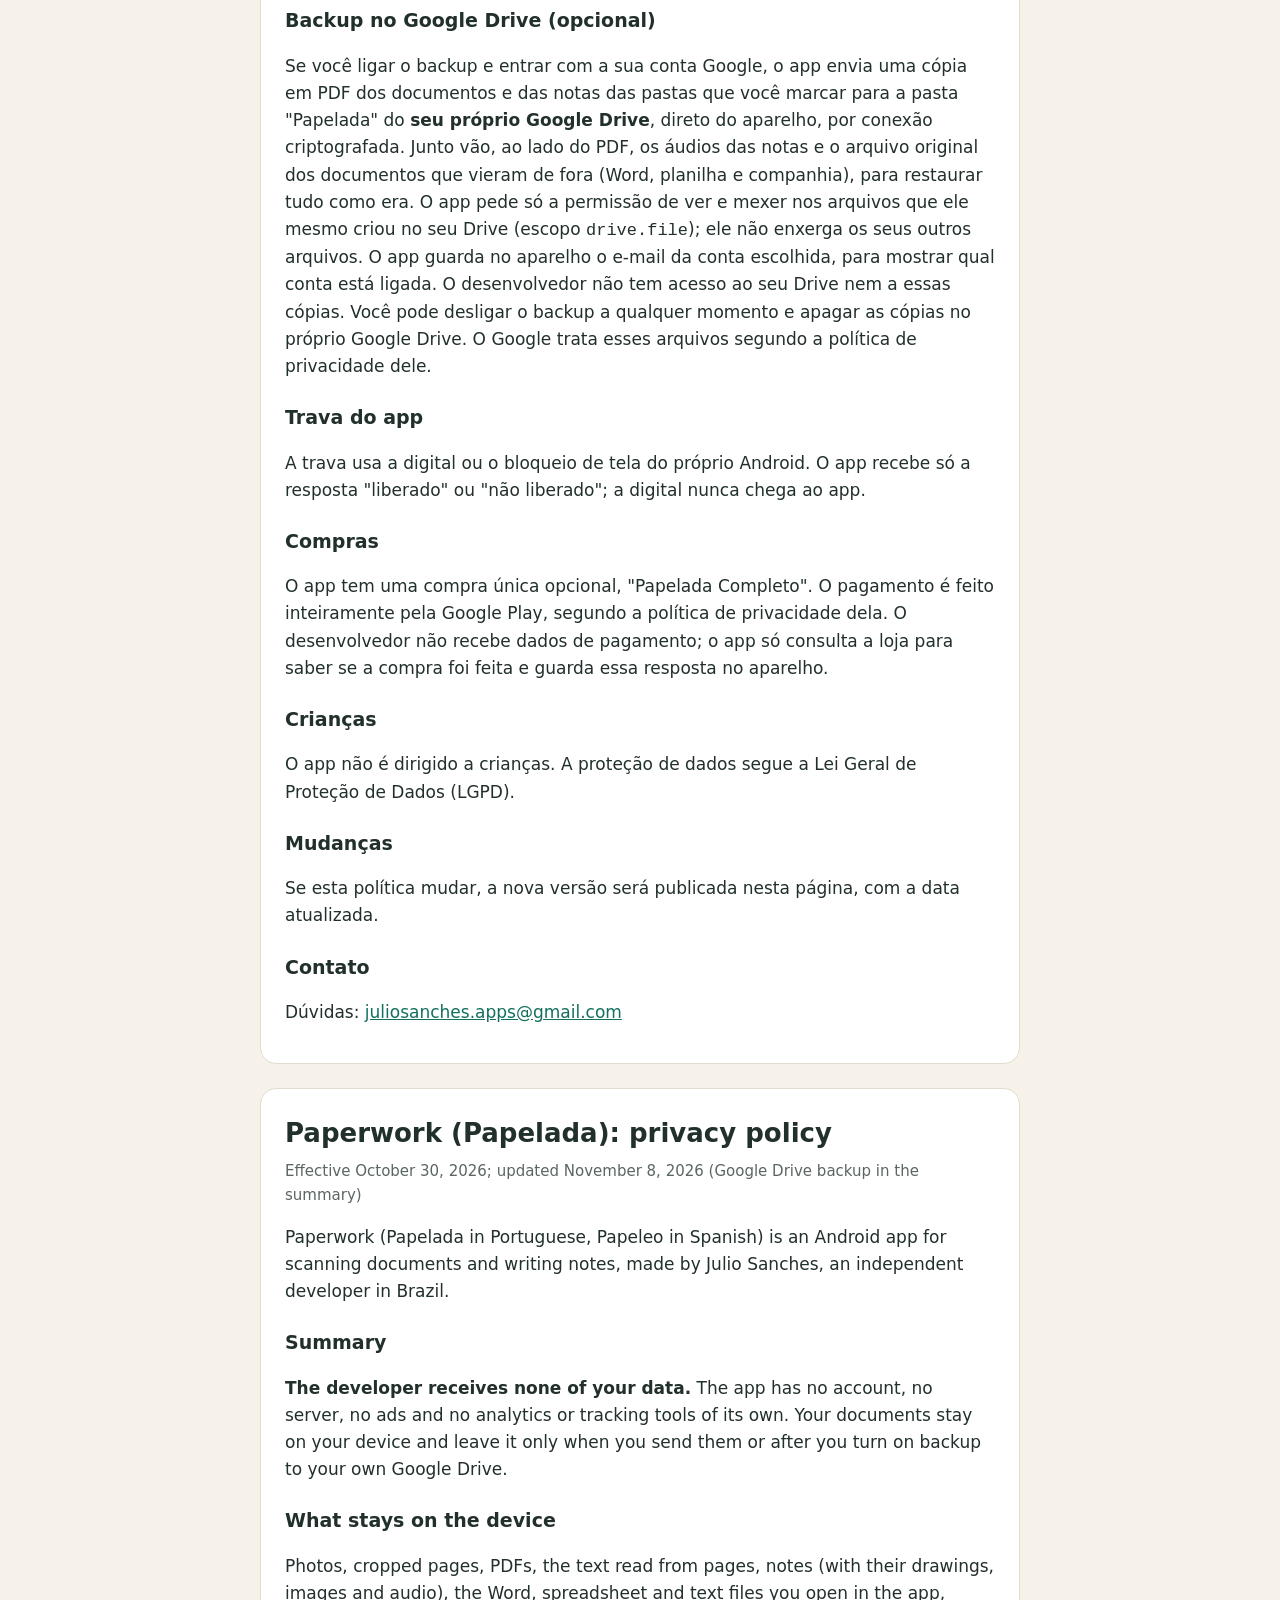
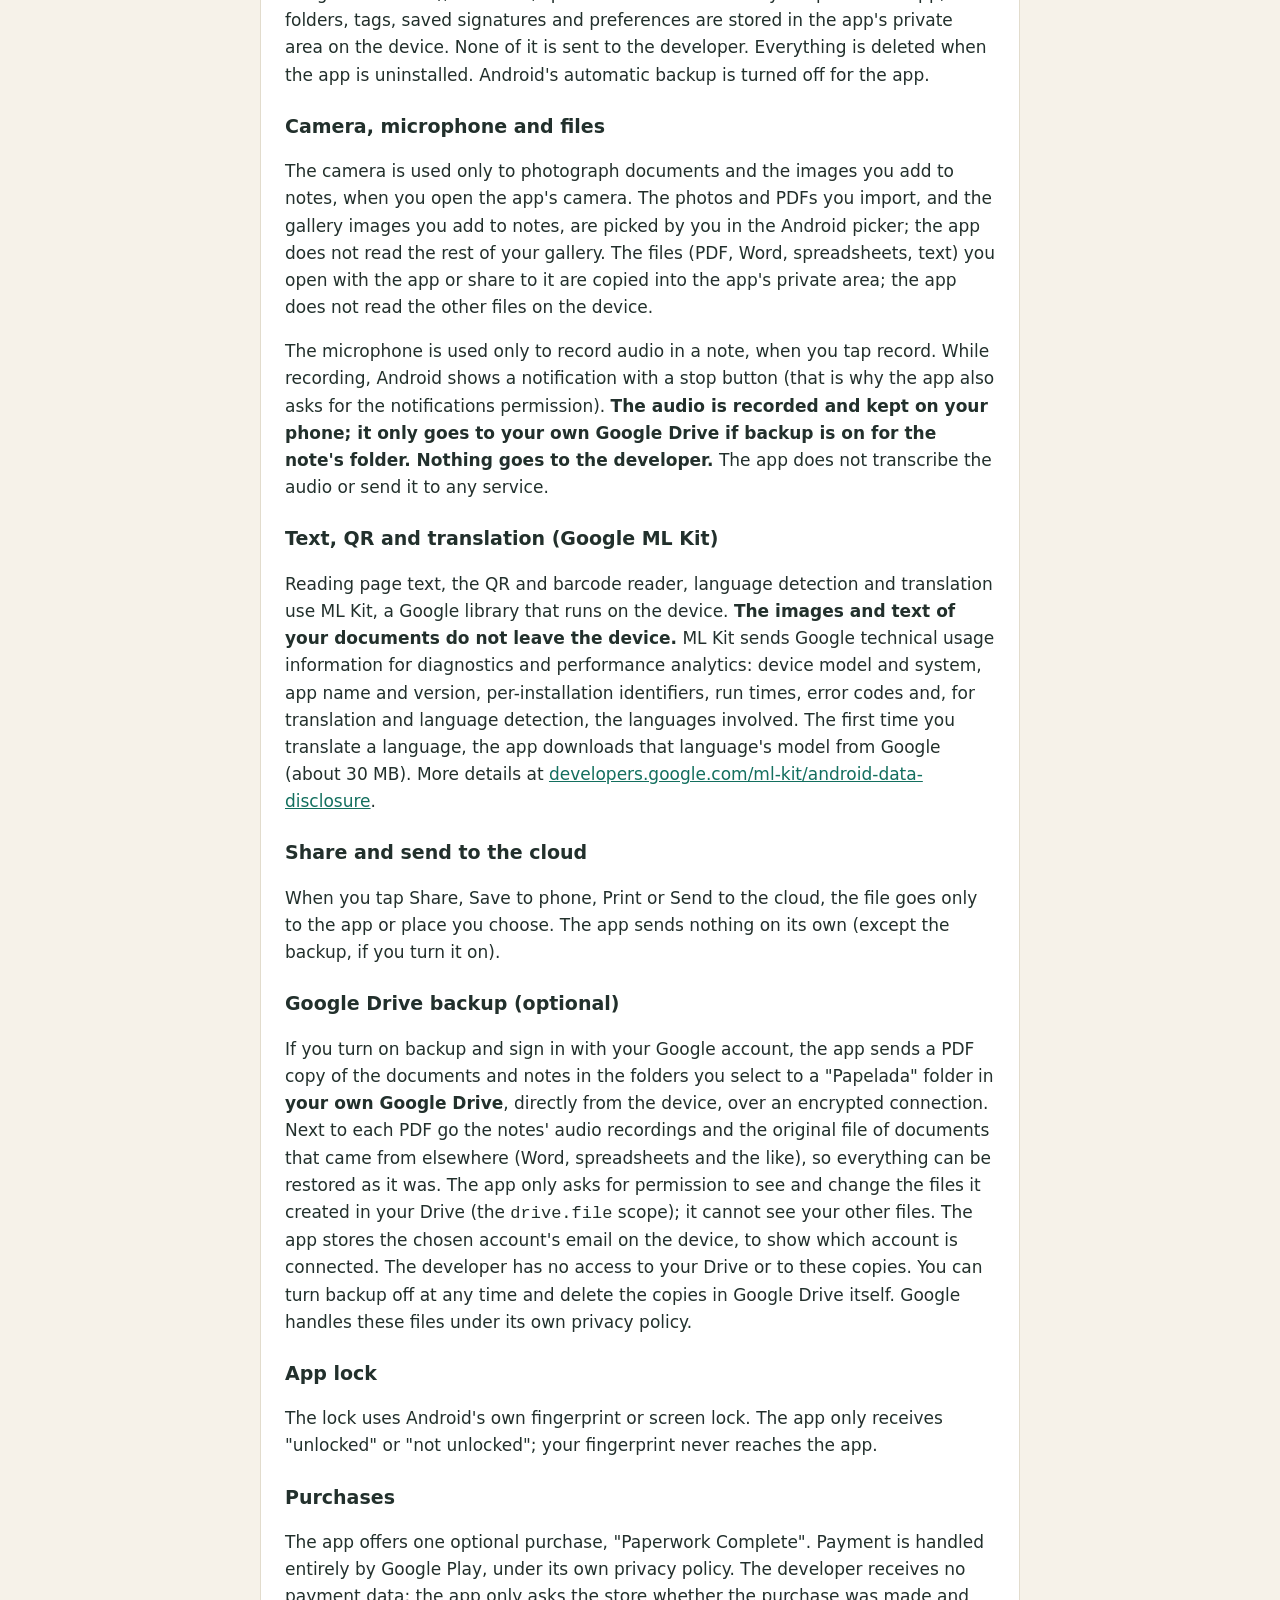
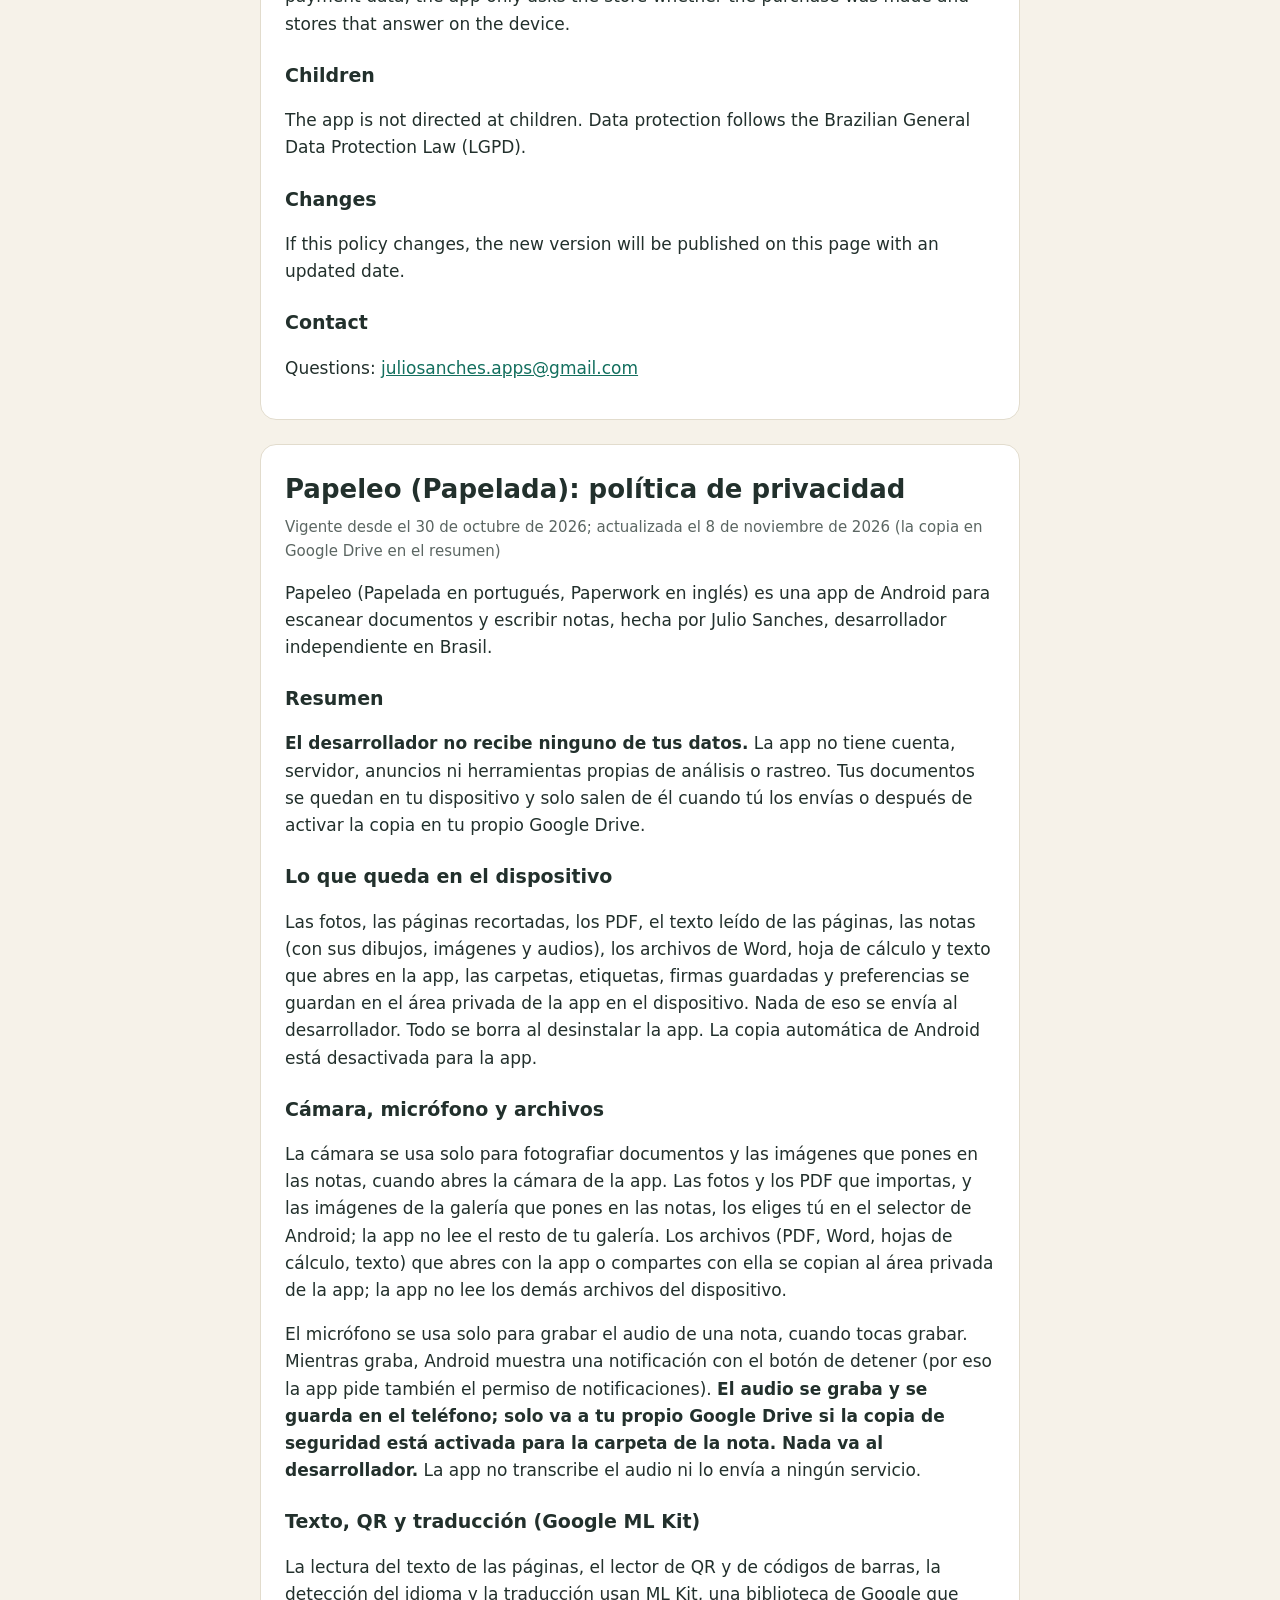
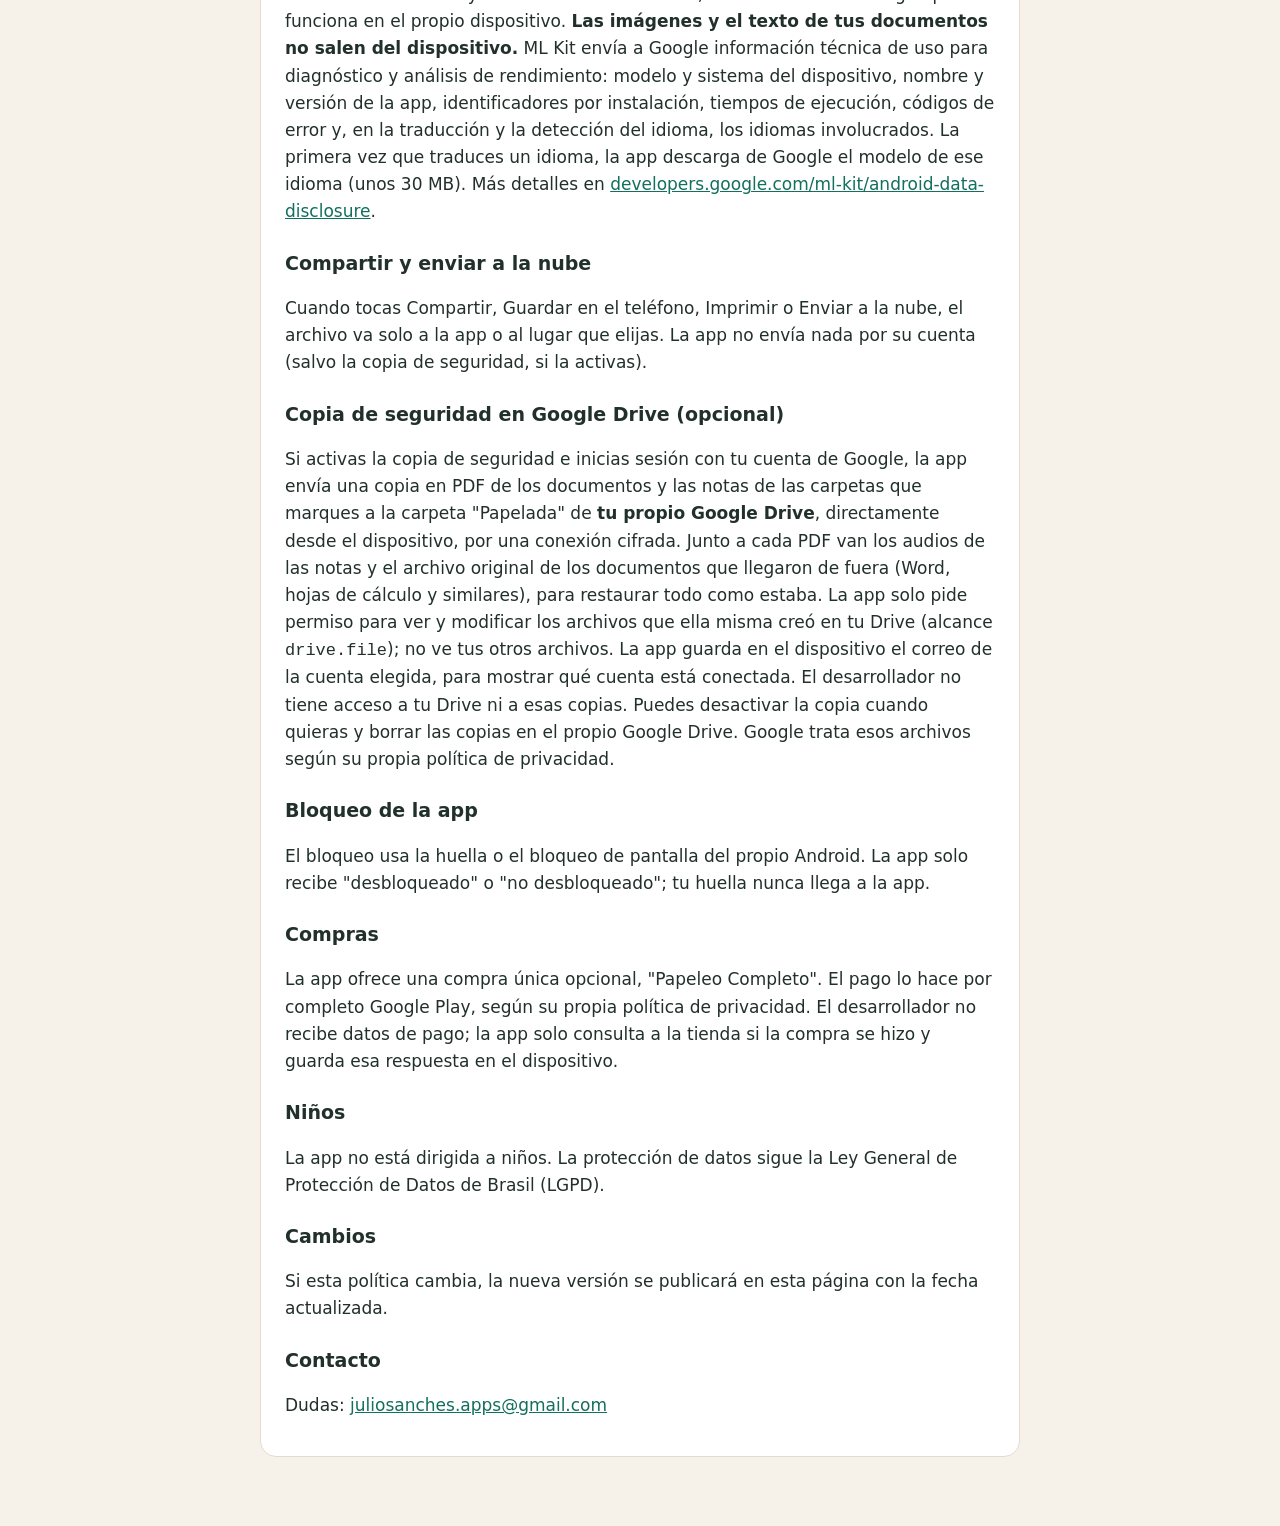
<file: papelada/privacidade.html>
<!doctype html>
<html lang="pt-BR">
<head>
<meta charset="utf-8">
<meta name="viewport" content="width=device-width,initial-scale=1">
<title>Papelada · Política de privacidade</title>
<meta name="description" content="Política de privacidade do app Papelada (Paperwork, Papeleo).">
<style>
:root{--fundo:#f6f2e9;--cartao:#fff;--texto:#22302c;--suave:#5b6662;--destaque:#136f5e;--borda:#e2dccd}
@media (prefers-color-scheme:dark){:root{--fundo:#0e1412;--cartao:#161e1b;--texto:#e7ece9;--suave:#a9b5b0;--destaque:#5fd3b5;--borda:#26322e}}
html{background:var(--fundo)}
body{margin:0;font:17px/1.6 system-ui,-apple-system,"Segoe UI",Roboto,sans-serif;color:var(--texto);background:var(--fundo)}
main{max-width:760px;margin:0 auto;padding:24px 16px 48px}
nav{display:flex;gap:8px;flex-wrap:wrap;margin-bottom:16px}
nav a{padding:6px 14px;border-radius:999px;border:1px solid var(--borda);background:var(--cartao);color:var(--destaque);text-decoration:none;font-size:15px}
section{background:var(--cartao);border:1px solid var(--borda);border-radius:16px;padding:8px 24px 20px;margin-bottom:24px}
h1{font-size:26px;margin:16px 0 4px}
h2{font-size:19px;margin:22px 0 6px}
.data{color:var(--suave);font-size:15px;margin-top:0}
a{color:var(--destaque)}
</style>
</head>
<body>
<main>
<nav><a href="#pt">Português</a><a href="#en">English</a><a href="#es">Español</a></nav>

<section id="pt" lang="pt-BR">
<h1>Papelada: política de privacidade</h1>
<p class="data">Em vigor desde 30 de outubro de 2026; atualizada em 8 de novembro de 2026 (o backup no Google Drive no resumo)</p>
<p>O Papelada (em inglês, Paperwork; em espanhol, Papeleo) é um app Android de digitalizar documentos e escrever notas, feito por Julio Sanches, desenvolvedor independente no Brasil.</p>
<h2>Resumo</h2>
<p><strong>O desenvolvedor não recebe nenhum dado seu.</strong> O app não tem conta, servidor, anúncios nem ferramentas próprias de análise ou rastreamento. Seus documentos ficam no seu aparelho e só saem dele quando você manda ou depois de ligar o backup no seu Google Drive.</p>
<h2>O que fica no aparelho</h2>
<p>As fotos, as páginas recortadas, os PDFs, o texto lido das páginas, as notas (com os desenhos, as imagens e os áudios delas), os arquivos de Word, planilha e texto que você abre no app, as pastas, etiquetas, assinaturas guardadas e as preferências ficam na área privada do app no aparelho. Nada disso é enviado ao desenvolvedor. Tudo é apagado quando o app é desinstalado. O backup automático do Android fica desligado para o app.</p>
<h2>Câmera, microfone e arquivos</h2>
<p>A câmera é usada só para fotografar documentos e as imagens que você põe nas notas, quando você abre a câmera do app. As fotos e PDFs que você importa, e as imagens da galeria que você põe nas notas, são escolhidos por você no seletor do Android; o app não lê o resto da sua galeria. Os arquivos (PDF, Word, planilhas, texto) que você abre com o app ou compartilha com ele são copiados para a área privada do app; o app não lê os outros arquivos do aparelho.</p>
<p>O microfone é usado só para gravar o áudio de uma nota, quando você toca em gravar. Enquanto grava, o Android mostra uma notificação com o botão de parar (por isso o app pede também a permissão de notificações). <strong>O áudio é gravado e guardado no celular; só vai para o seu próprio Google Drive se o backup estiver ligado para a pasta da nota. Nada vai para o desenvolvedor.</strong> O app não transcreve o áudio nem o manda para nenhum serviço.</p>
<h2>Texto, QR e tradução (Google ML Kit)</h2>
<p>A leitura do texto das páginas, o leitor de QR e de código de barras, a descoberta do idioma e a tradução usam o ML Kit, uma biblioteca do Google que roda no próprio aparelho. <strong>As imagens e o texto dos seus documentos não saem do aparelho.</strong> O ML Kit envia ao Google informações técnicas de uso para diagnóstico e análise de desempenho: modelo e sistema do aparelho, nome e versão do app, identificadores por instalação, tempos de execução, códigos de erro e, na tradução e na descoberta do idioma, os idiomas envolvidos. Na primeira tradução de um idioma, o app baixa do Google o modelo daquele idioma (cerca de 30 MB). Mais detalhes em <a href="https://developers.google.com/ml-kit/android-data-disclosure">developers.google.com/ml-kit/android-data-disclosure</a>.</p>
<h2>Compartilhar e enviar para a nuvem</h2>
<p>Quando você toca em Compartilhar, Salvar no celular, Imprimir ou Enviar para a nuvem, o arquivo vai só para o aplicativo ou o lugar que você escolher. O app não manda nada por conta própria (fora o backup, se você ligar).</p>
<h2>Backup no Google Drive (opcional)</h2>
<p>Se você ligar o backup e entrar com a sua conta Google, o app envia uma cópia em PDF dos documentos e das notas das pastas que você marcar para a pasta "Papelada" do <strong>seu próprio Google Drive</strong>, direto do aparelho, por conexão criptografada. Junto vão, ao lado do PDF, os áudios das notas e o arquivo original dos documentos que vieram de fora (Word, planilha e companhia), para restaurar tudo como era. O app pede só a permissão de ver e mexer nos arquivos que ele mesmo criou no seu Drive (escopo <code>drive.file</code>); ele não enxerga os seus outros arquivos. O app guarda no aparelho o e-mail da conta escolhida, para mostrar qual conta está ligada. O desenvolvedor não tem acesso ao seu Drive nem a essas cópias. Você pode desligar o backup a qualquer momento e apagar as cópias no próprio Google Drive. O Google trata esses arquivos segundo a política de privacidade dele.</p>
<h2>Trava do app</h2>
<p>A trava usa a digital ou o bloqueio de tela do próprio Android. O app recebe só a resposta "liberado" ou "não liberado"; a digital nunca chega ao app.</p>
<h2>Compras</h2>
<p>O app tem uma compra única opcional, "Papelada Completo". O pagamento é feito inteiramente pela Google Play, segundo a política de privacidade dela. O desenvolvedor não recebe dados de pagamento; o app só consulta a loja para saber se a compra foi feita e guarda essa resposta no aparelho.</p>
<h2>Crianças</h2>
<p>O app não é dirigido a crianças. A proteção de dados segue a Lei Geral de Proteção de Dados (LGPD).</p>
<h2>Mudanças</h2>
<p>Se esta política mudar, a nova versão será publicada nesta página, com a data atualizada.</p>
<h2>Contato</h2>
<p>Dúvidas: <a href="mailto:juliosanches.apps@gmail.com">juliosanches.apps@gmail.com</a></p>
</section>

<section id="en" lang="en">
<h1>Paperwork (Papelada): privacy policy</h1>
<p class="data">Effective October 30, 2026; updated November 8, 2026 (Google Drive backup in the summary)</p>
<p>Paperwork (Papelada in Portuguese, Papeleo in Spanish) is an Android app for scanning documents and writing notes, made by Julio Sanches, an independent developer in Brazil.</p>
<h2>Summary</h2>
<p><strong>The developer receives none of your data.</strong> The app has no account, no server, no ads and no analytics or tracking tools of its own. Your documents stay on your device and leave it only when you send them or after you turn on backup to your own Google Drive.</p>
<h2>What stays on the device</h2>
<p>Photos, cropped pages, PDFs, the text read from pages, notes (with their drawings, images and audio), the Word, spreadsheet and text files you open in the app, folders, tags, saved signatures and preferences are stored in the app's private area on the device. None of it is sent to the developer. Everything is deleted when the app is uninstalled. Android's automatic backup is turned off for the app.</p>
<h2>Camera, microphone and files</h2>
<p>The camera is used only to photograph documents and the images you add to notes, when you open the app's camera. The photos and PDFs you import, and the gallery images you add to notes, are picked by you in the Android picker; the app does not read the rest of your gallery. The files (PDF, Word, spreadsheets, text) you open with the app or share to it are copied into the app's private area; the app does not read the other files on the device.</p>
<p>The microphone is used only to record audio in a note, when you tap record. While recording, Android shows a notification with a stop button (that is why the app also asks for the notifications permission). <strong>The audio is recorded and kept on your phone; it only goes to your own Google Drive if backup is on for the note's folder. Nothing goes to the developer.</strong> The app does not transcribe the audio or send it to any service.</p>
<h2>Text, QR and translation (Google ML Kit)</h2>
<p>Reading page text, the QR and barcode reader, language detection and translation use ML Kit, a Google library that runs on the device. <strong>The images and text of your documents do not leave the device.</strong> ML Kit sends Google technical usage information for diagnostics and performance analytics: device model and system, app name and version, per-installation identifiers, run times, error codes and, for translation and language detection, the languages involved. The first time you translate a language, the app downloads that language's model from Google (about 30 MB). More details at <a href="https://developers.google.com/ml-kit/android-data-disclosure">developers.google.com/ml-kit/android-data-disclosure</a>.</p>
<h2>Share and send to the cloud</h2>
<p>When you tap Share, Save to phone, Print or Send to the cloud, the file goes only to the app or place you choose. The app sends nothing on its own (except the backup, if you turn it on).</p>
<h2>Google Drive backup (optional)</h2>
<p>If you turn on backup and sign in with your Google account, the app sends a PDF copy of the documents and notes in the folders you select to a "Papelada" folder in <strong>your own Google Drive</strong>, directly from the device, over an encrypted connection. Next to each PDF go the notes' audio recordings and the original file of documents that came from elsewhere (Word, spreadsheets and the like), so everything can be restored as it was. The app only asks for permission to see and change the files it created in your Drive (the <code>drive.file</code> scope); it cannot see your other files. The app stores the chosen account's email on the device, to show which account is connected. The developer has no access to your Drive or to these copies. You can turn backup off at any time and delete the copies in Google Drive itself. Google handles these files under its own privacy policy.</p>
<h2>App lock</h2>
<p>The lock uses Android's own fingerprint or screen lock. The app only receives "unlocked" or "not unlocked"; your fingerprint never reaches the app.</p>
<h2>Purchases</h2>
<p>The app offers one optional purchase, "Paperwork Complete". Payment is handled entirely by Google Play, under its own privacy policy. The developer receives no payment data; the app only asks the store whether the purchase was made and stores that answer on the device.</p>
<h2>Children</h2>
<p>The app is not directed at children. Data protection follows the Brazilian General Data Protection Law (LGPD).</p>
<h2>Changes</h2>
<p>If this policy changes, the new version will be published on this page with an updated date.</p>
<h2>Contact</h2>
<p>Questions: <a href="mailto:juliosanches.apps@gmail.com">juliosanches.apps@gmail.com</a></p>
</section>

<section id="es" lang="es">
<h1>Papeleo (Papelada): política de privacidad</h1>
<p class="data">Vigente desde el 30 de octubre de 2026; actualizada el 8 de noviembre de 2026 (la copia en Google Drive en el resumen)</p>
<p>Papeleo (Papelada en portugués, Paperwork en inglés) es una app de Android para escanear documentos y escribir notas, hecha por Julio Sanches, desarrollador independiente en Brasil.</p>
<h2>Resumen</h2>
<p><strong>El desarrollador no recibe ninguno de tus datos.</strong> La app no tiene cuenta, servidor, anuncios ni herramientas propias de análisis o rastreo. Tus documentos se quedan en tu dispositivo y solo salen de él cuando tú los envías o después de activar la copia en tu propio Google Drive.</p>
<h2>Lo que queda en el dispositivo</h2>
<p>Las fotos, las páginas recortadas, los PDF, el texto leído de las páginas, las notas (con sus dibujos, imágenes y audios), los archivos de Word, hoja de cálculo y texto que abres en la app, las carpetas, etiquetas, firmas guardadas y preferencias se guardan en el área privada de la app en el dispositivo. Nada de eso se envía al desarrollador. Todo se borra al desinstalar la app. La copia automática de Android está desactivada para la app.</p>
<h2>Cámara, micrófono y archivos</h2>
<p>La cámara se usa solo para fotografiar documentos y las imágenes que pones en las notas, cuando abres la cámara de la app. Las fotos y los PDF que importas, y las imágenes de la galería que pones en las notas, los eliges tú en el selector de Android; la app no lee el resto de tu galería. Los archivos (PDF, Word, hojas de cálculo, texto) que abres con la app o compartes con ella se copian al área privada de la app; la app no lee los demás archivos del dispositivo.</p>
<p>El micrófono se usa solo para grabar el audio de una nota, cuando tocas grabar. Mientras graba, Android muestra una notificación con el botón de detener (por eso la app pide también el permiso de notificaciones). <strong>El audio se graba y se guarda en el teléfono; solo va a tu propio Google Drive si la copia de seguridad está activada para la carpeta de la nota. Nada va al desarrollador.</strong> La app no transcribe el audio ni lo envía a ningún servicio.</p>
<h2>Texto, QR y traducción (Google ML Kit)</h2>
<p>La lectura del texto de las páginas, el lector de QR y de códigos de barras, la detección del idioma y la traducción usan ML Kit, una biblioteca de Google que funciona en el propio dispositivo. <strong>Las imágenes y el texto de tus documentos no salen del dispositivo.</strong> ML Kit envía a Google información técnica de uso para diagnóstico y análisis de rendimiento: modelo y sistema del dispositivo, nombre y versión de la app, identificadores por instalación, tiempos de ejecución, códigos de error y, en la traducción y la detección del idioma, los idiomas involucrados. La primera vez que traduces un idioma, la app descarga de Google el modelo de ese idioma (unos 30 MB). Más detalles en <a href="https://developers.google.com/ml-kit/android-data-disclosure">developers.google.com/ml-kit/android-data-disclosure</a>.</p>
<h2>Compartir y enviar a la nube</h2>
<p>Cuando tocas Compartir, Guardar en el teléfono, Imprimir o Enviar a la nube, el archivo va solo a la app o al lugar que elijas. La app no envía nada por su cuenta (salvo la copia de seguridad, si la activas).</p>
<h2>Copia de seguridad en Google Drive (opcional)</h2>
<p>Si activas la copia de seguridad e inicias sesión con tu cuenta de Google, la app envía una copia en PDF de los documentos y las notas de las carpetas que marques a la carpeta "Papelada" de <strong>tu propio Google Drive</strong>, directamente desde el dispositivo, por una conexión cifrada. Junto a cada PDF van los audios de las notas y el archivo original de los documentos que llegaron de fuera (Word, hojas de cálculo y similares), para restaurar todo como estaba. La app solo pide permiso para ver y modificar los archivos que ella misma creó en tu Drive (alcance <code>drive.file</code>); no ve tus otros archivos. La app guarda en el dispositivo el correo de la cuenta elegida, para mostrar qué cuenta está conectada. El desarrollador no tiene acceso a tu Drive ni a esas copias. Puedes desactivar la copia cuando quieras y borrar las copias en el propio Google Drive. Google trata esos archivos según su propia política de privacidad.</p>
<h2>Bloqueo de la app</h2>
<p>El bloqueo usa la huella o el bloqueo de pantalla del propio Android. La app solo recibe "desbloqueado" o "no desbloqueado"; tu huella nunca llega a la app.</p>
<h2>Compras</h2>
<p>La app ofrece una compra única opcional, "Papeleo Completo". El pago lo hace por completo Google Play, según su propia política de privacidad. El desarrollador no recibe datos de pago; la app solo consulta a la tienda si la compra se hizo y guarda esa respuesta en el dispositivo.</p>
<h2>Niños</h2>
<p>La app no está dirigida a niños. La protección de datos sigue la Ley General de Protección de Datos de Brasil (LGPD).</p>
<h2>Cambios</h2>
<p>Si esta política cambia, la nueva versión se publicará en esta página con la fecha actualizada.</p>
<h2>Contacto</h2>
<p>Dudas: <a href="mailto:juliosanches.apps@gmail.com">juliosanches.apps@gmail.com</a></p>
</section>
</main>
</body>
</html>
</file>
<file: compara-preco/assets/index-DJilbnXN.css>
*,:before,:after{--tw-border-spacing-x: 0;--tw-border-spacing-y: 0;--tw-translate-x: 0;--tw-translate-y: 0;--tw-rotate: 0;--tw-skew-x: 0;--tw-skew-y: 0;--tw-scale-x: 1;--tw-scale-y: 1;--tw-pan-x: ;--tw-pan-y: ;--tw-pinch-zoom: ;--tw-scroll-snap-strictness: proximity;--tw-gradient-from-position: ;--tw-gradient-via-position: ;--tw-gradient-to-position: ;--tw-ordinal: ;--tw-slashed-zero: ;--tw-numeric-figure: ;--tw-numeric-spacing: ;--tw-numeric-fraction: ;--tw-ring-inset: ;--tw-ring-offset-width: 0px;--tw-ring-offset-color: #fff;--tw-ring-color: rgb(59 130 246 / .5);--tw-ring-offset-shadow: 0 0 #0000;--tw-ring-shadow: 0 0 #0000;--tw-shadow: 0 0 #0000;--tw-shadow-colored: 0 0 #0000;--tw-blur: ;--tw-brightness: ;--tw-contrast: ;--tw-grayscale: ;--tw-hue-rotate: ;--tw-invert: ;--tw-saturate: ;--tw-sepia: ;--tw-drop-shadow: ;--tw-backdrop-blur: ;--tw-backdrop-brightness: ;--tw-backdrop-contrast: ;--tw-backdrop-grayscale: ;--tw-backdrop-hue-rotate: ;--tw-backdrop-invert: ;--tw-backdrop-opacity: ;--tw-backdrop-saturate: ;--tw-backdrop-sepia: ;--tw-contain-size: ;--tw-contain-layout: ;--tw-contain-paint: ;--tw-contain-style: }::backdrop{--tw-border-spacing-x: 0;--tw-border-spacing-y: 0;--tw-translate-x: 0;--tw-translate-y: 0;--tw-rotate: 0;--tw-skew-x: 0;--tw-skew-y: 0;--tw-scale-x: 1;--tw-scale-y: 1;--tw-pan-x: ;--tw-pan-y: ;--tw-pinch-zoom: ;--tw-scroll-snap-strictness: proximity;--tw-gradient-from-position: ;--tw-gradient-via-position: ;--tw-gradient-to-position: ;--tw-ordinal: ;--tw-slashed-zero: ;--tw-numeric-figure: ;--tw-numeric-spacing: ;--tw-numeric-fraction: ;--tw-ring-inset: ;--tw-ring-offset-width: 0px;--tw-ring-offset-color: #fff;--tw-ring-color: rgb(59 130 246 / .5);--tw-ring-offset-shadow: 0 0 #0000;--tw-ring-shadow: 0 0 #0000;--tw-shadow: 0 0 #0000;--tw-shadow-colored: 0 0 #0000;--tw-blur: ;--tw-brightness: ;--tw-contrast: ;--tw-grayscale: ;--tw-hue-rotate: ;--tw-invert: ;--tw-saturate: ;--tw-sepia: ;--tw-drop-shadow: ;--tw-backdrop-blur: ;--tw-backdrop-brightness: ;--tw-backdrop-contrast: ;--tw-backdrop-grayscale: ;--tw-backdrop-hue-rotate: ;--tw-backdrop-invert: ;--tw-backdrop-opacity: ;--tw-backdrop-saturate: ;--tw-backdrop-sepia: ;--tw-contain-size: ;--tw-contain-layout: ;--tw-contain-paint: ;--tw-contain-style: }*,:before,:after{box-sizing:border-box;border-width:0;border-style:solid;border-color:#e5e7eb}:before,:after{--tw-content: ""}html,:host{line-height:1.5;-webkit-text-size-adjust:100%;-moz-tab-size:4;-o-tab-size:4;tab-size:4;font-family:ui-sans-serif,system-ui,sans-serif,"Apple Color Emoji","Segoe UI Emoji",Segoe UI Symbol,"Noto Color Emoji";font-feature-settings:normal;font-variation-settings:normal;-webkit-tap-highlight-color:transparent}body{margin:0;line-height:inherit}hr{height:0;color:inherit;border-top-width:1px}abbr:where([title]){-webkit-text-decoration:underline dotted;text-decoration:underline dotted}h1,h2,h3,h4,h5,h6{font-size:inherit;font-weight:inherit}a{color:inherit;text-decoration:inherit}b,strong{font-weight:bolder}code,kbd,samp,pre{font-family:ui-monospace,SFMono-Regular,Menlo,Monaco,Consolas,Liberation Mono,Courier New,monospace;font-feature-settings:normal;font-variation-settings:normal;font-size:1em}small{font-size:80%}sub,sup{font-size:75%;line-height:0;position:relative;vertical-align:baseline}sub{bottom:-.25em}sup{top:-.5em}table{text-indent:0;border-color:inherit;border-collapse:collapse}button,input,optgroup,select,textarea{font-family:inherit;font-feature-settings:inherit;font-variation-settings:inherit;font-size:100%;font-weight:inherit;line-height:inherit;letter-spacing:inherit;color:inherit;margin:0;padding:0}button,select{text-transform:none}button,input:where([type=button]),input:where([type=reset]),input:where([type=submit]){-webkit-appearance:button;background-color:transparent;background-image:none}:-moz-focusring{outline:auto}:-moz-ui-invalid{box-shadow:none}progress{vertical-align:baseline}::-webkit-inner-spin-button,::-webkit-outer-spin-button{height:auto}[type=search]{-webkit-appearance:textfield;outline-offset:-2px}::-webkit-search-decoration{-webkit-appearance:none}::-webkit-file-upload-button{-webkit-appearance:button;font:inherit}summary{display:list-item}blockquote,dl,dd,h1,h2,h3,h4,h5,h6,hr,figure,p,pre{margin:0}fieldset{margin:0;padding:0}legend{padding:0}ol,ul,menu{list-style:none;margin:0;padding:0}dialog{padding:0}textarea{resize:vertical}input::-moz-placeholder,textarea::-moz-placeholder{opacity:1;color:#9ca3af}input::placeholder,textarea::placeholder{opacity:1;color:#9ca3af}button,[role=button]{cursor:pointer}:disabled{cursor:default}img,svg,video,canvas,audio,iframe,embed,object{display:block;vertical-align:middle}img,video{max-width:100%;height:auto}[hidden]:where(:not([hidden=until-found])){display:none}.sr-only{position:absolute;width:1px;height:1px;padding:0;margin:-1px;overflow:hidden;clip:rect(0,0,0,0);white-space:nowrap;border-width:0}.blur{--tw-blur: blur(8px);filter:var(--tw-blur) var(--tw-brightness) var(--tw-contrast) var(--tw-grayscale) var(--tw-hue-rotate) var(--tw-invert) var(--tw-saturate) var(--tw-sepia) var(--tw-drop-shadow)}.filter{filter:var(--tw-blur) var(--tw-brightness) var(--tw-contrast) var(--tw-grayscale) var(--tw-hue-rotate) var(--tw-invert) var(--tw-saturate) var(--tw-sepia) var(--tw-drop-shadow)}:root{--primary: #2563eb;--primary-light: #eff6ff;--green: #16a34a;--green-light: #f0fdf4;--green-mid: #dcfce7;--gold: #d97706;--gold-light: #fef3c7;--silver: #6b7280;--silver-light: #f3f4f6;--bronze: #b45309;--bronze-light: #fef3c7;--danger: #dc2626;--bg: #f0f2f8;--surface: #ffffff;--surface-2: #f8fafc;--border: #e5e7eb;--border-light: #f3f4f6;--text-primary: #111827;--text-secondary: #6b7280;--text-muted: #9ca3af;--radius: 14px;--radius-sm: 10px;--shadow: 0 1px 3px rgba(0,0,0,.07), 0 1px 2px rgba(0,0,0,.05);--shadow-md: 0 4px 16px rgba(0,0,0,.08)}*{-webkit-tap-highlight-color:transparent;box-sizing:border-box}html,body{margin:0;padding:0;background:var(--bg);font-family:-apple-system,BlinkMacSystemFont,Segoe UI,Roboto,sans-serif;-webkit-font-smoothing:antialiased;color:var(--text-primary);overscroll-behavior:none}html{scroll-padding-top:calc(var(--altura-topo, 0px) + 8px)}#root{min-height:100dvh;display:flex;flex-direction:column}.app-container{display:flex;flex-direction:column;min-height:100dvh;max-width:480px;margin:0 auto;width:100%}.sticky-top{position:sticky;top:0;z-index:100;background:var(--bg);padding:calc(12px + env(safe-area-inset-top,0px)) 14px 0;display:flex;flex-direction:column;gap:10px}.app-bar{display:flex;align-items:center;justify-content:space-between;padding-bottom:2px}.app-title{font-size:22px;font-weight:800;color:var(--text-primary);letter-spacing:-.5px;margin:0}.reset-btn{display:flex;align-items:center;gap:5px;padding:6px 10px;border:1.5px solid var(--border);border-radius:20px;background:var(--surface);font-size:13px;font-weight:600;color:var(--text-secondary);cursor:pointer;transition:all .12s}.reset-btn:active{background:var(--border-light);color:var(--danger);border-color:var(--danger)}.tabs-wrap{background:var(--surface);border-radius:var(--radius);box-shadow:var(--shadow);overflow:hidden}.category-tabs{display:grid;grid-template-columns:repeat(3,1fr);padding:5px;gap:4px}.category-tab{display:flex;flex-direction:row;align-items:center;justify-content:center;gap:6px;padding:9px 6px;border:2px solid transparent;background:transparent;border-radius:var(--radius-sm);cursor:pointer;transition:all .15s;font-weight:600;color:var(--text-secondary)}.tab-icon{font-size:16px;line-height:1}.tab-label{font-size:13px;line-height:1}.category-tab.active{background:var(--surface);border-color:var(--primary);color:var(--primary);box-shadow:0 1px 4px #2563eb26}.category-tab:active{transform:scale(.97)}.best-buy-card{background:var(--surface);border-radius:var(--radius);padding:13px 14px;box-shadow:var(--shadow);display:flex;align-items:center;gap:12px;margin-bottom:2px}.best-buy-icon{width:42px;height:42px;border-radius:50%;background:var(--green);display:flex;align-items:center;justify-content:center;color:#fff;flex-shrink:0;transition:background .25s,opacity .25s}.best-buy-icon-empty{background:var(--silver-light);color:var(--text-muted)}.best-buy-text{display:flex;flex-direction:column;gap:2px;flex:1;min-width:0}.best-buy-label{font-size:11px;font-weight:600;color:var(--text-secondary);line-height:1}.best-buy-name{font-size:16px;font-weight:800;color:var(--text-primary);line-height:1.2;white-space:nowrap;overflow:hidden;text-overflow:ellipsis;transition:color .2s}.best-buy-name-empty{color:var(--text-muted);font-weight:500;font-size:15px}.best-buy-hint{font-size:12px;font-weight:500;color:var(--text-muted);text-align:right;display:block}.best-buy-values{text-align:right;flex-shrink:0}.best-buy-price-row{display:flex;align-items:baseline;gap:3px;justify-content:flex-end}.best-buy-price{font-size:18px;font-weight:800;color:var(--green);line-height:1.1}.best-buy-unit{font-size:11px;font-weight:600;color:var(--text-secondary)}.best-buy-savings{display:flex;align-items:center;gap:3px;justify-content:flex-end;font-size:11px;font-weight:700;color:var(--green);margin-top:2px}.main-content{flex:1;padding:10px 14px calc(32px + env(safe-area-inset-bottom,0px));display:flex;flex-direction:column;gap:10px}.ranking-card{background:var(--surface);border-radius:var(--radius);box-shadow:var(--shadow);overflow:hidden}.ranking-header{display:flex;align-items:center;justify-content:space-between;padding:11px 14px 10px;border-bottom:1px solid var(--border-light)}.ranking-label{font-size:11px;font-weight:800;letter-spacing:.08em;color:var(--text-secondary)}.ranking-diff-badge{font-size:11px;font-weight:700;color:var(--green);background:var(--green-mid);padding:3px 8px;border-radius:20px}.product-list{display:flex;flex-direction:column}.product-item{padding:11px 14px;border-bottom:1px solid var(--border-light)}.product-item:last-child{border-bottom:none}.product-item.winner{background:var(--green-light)}.product-row{display:flex;align-items:center;gap:10px}.medal{width:34px;height:34px;border-radius:50%;display:flex;align-items:center;justify-content:center;flex-shrink:0;font-size:13px;font-weight:800}.medal-gold{background:var(--gold-light);color:var(--gold);border:2px solid #fde68a}.medal-silver{background:var(--silver-light);color:var(--silver);border:2px solid #d1d5db}.medal-bronze{background:#fef3c7;color:var(--bronze);border:2px solid #fde68a}.medal-default{background:var(--surface-2);color:var(--text-muted);border:2px solid var(--border)}.product-info{flex:1;display:flex;flex-direction:column;gap:2px;min-width:0}.product-name{font-size:14px;font-weight:700;color:var(--text-primary);line-height:1.2}.product-sub{font-size:12px;color:var(--text-secondary);font-weight:500}.product-right{display:flex;flex-direction:column;align-items:flex-end;gap:2px;flex-shrink:0}.product-unit-price{font-size:15px;font-weight:800;color:var(--text-primary);white-space:nowrap}.product-unit-label{font-size:11px;font-weight:600;color:var(--text-secondary)}.product-unit-price.winner-price{color:var(--green)}.product-unit-price.winner-price .product-unit-label{color:var(--green);opacity:.75}.diff-badge{font-size:12px;font-weight:700;color:var(--danger)}.remove-btn{width:28px;height:28px;display:flex;align-items:center;justify-content:center;background:transparent;border:none;border-radius:6px;color:var(--text-muted);cursor:pointer;flex-shrink:0;padding:0;transition:all .12s}.remove-btn:active{background:#fee2e2;color:var(--danger)}.input-card{background:var(--surface);border-radius:var(--radius);padding:14px;box-shadow:var(--shadow);display:flex;flex-direction:column;gap:12px}.input-card-header{display:flex;align-items:center;gap:10px}.input-card-num{width:30px;height:30px;border-radius:50%;background:var(--silver-light);color:var(--text-secondary);font-size:13px;font-weight:800;display:flex;align-items:center;justify-content:center;flex-shrink:0;border:2px solid var(--border)}.input-card-title{font-size:15px;font-weight:700;color:var(--text-secondary)}.input-row{display:grid;grid-template-columns:1fr 1fr;gap:10px}.input-group{display:flex;flex-direction:column;gap:4px}.input-label{font-size:11px;font-weight:600;color:var(--text-secondary);letter-spacing:.03em}.input-field{height:48px;height:max(48px,calc(1lh + 4px));border:2px solid var(--border);border-radius:var(--radius-sm);padding:0 12px;font-size:20px;font-weight:700;color:var(--text-primary);background:var(--surface-2);outline:none;transition:border-color .15s,box-shadow .15s;width:100%;-moz-appearance:textfield}.input-field::-webkit-outer-spin-button,.input-field::-webkit-inner-spin-button{-webkit-appearance:none}.input-field::-moz-placeholder{color:var(--text-muted);font-weight:400;font-size:14px}.input-field::placeholder{color:var(--text-muted);font-weight:400;font-size:14px}.input-field:focus{border-color:var(--primary);box-shadow:0 0 0 3px #2563eb1f;background:#fff}.shortcuts{display:flex;flex-wrap:wrap;gap:6px}.shortcut-btn{padding:7px 11px;border:1.5px solid var(--border);border-radius:20px;background:var(--surface-2);font-size:12px;font-weight:600;color:var(--text-secondary);cursor:pointer;transition:all .12s;white-space:nowrap;line-height:1}.shortcut-btn.selected{background:var(--primary);border-color:var(--primary);color:#fff}.shortcut-btn:not(.selected):active{background:var(--primary-light);border-color:var(--primary);color:var(--primary);transform:scale(.96)}.add-btn{display:flex;align-items:center;justify-content:center;gap:8px;height:50px;border:none;border-radius:var(--radius-sm);font-size:15px;font-weight:700;cursor:pointer;transition:all .15s;letter-spacing:.01em}.add-btn.active{background:var(--primary);color:#fff;box-shadow:0 4px 12px #2563eb4d}.add-btn.active:active{transform:scale(.98);box-shadow:0 2px 6px #2563eb33}.add-btn.disabled{background:var(--border-light);color:var(--text-muted);cursor:not-allowed}@media (min-width: 480px){.app-container{box-shadow:0 0 40px #00000012;min-height:100dvh}.sticky-top{box-shadow:0 2px 12px #0000000a;padding-bottom:10px}}.preco-wrap{position:relative;display:flex;align-items:center}.preco-prefixo{position:absolute;left:12px;font-size:16px;font-weight:700;color:var(--text-muted);pointer-events:none}.preco-field{padding-left:42px;font-size:24px;height:54px;height:max(54px,calc(1lh + 4px))}.input-card-header .input-card-title{flex:1}.multiplicadores{display:flex;gap:4px}.mult-btn{padding:6px 9px;font-size:12px}.shortcut-btn{-moz-user-select:none;user-select:none;-webkit-user-select:none;-webkit-touch-callout:none;touch-action:manipulation}.dica{margin:-4px 0 0;font-size:11px;color:var(--text-muted)}.linha-preco{display:flex;gap:8px}.linha-preco .input-group{min-width:0}.grupo-preco{flex:1 1 0}.linha-preco.dividida .grupo-preco{flex:45 1 0}.grupo-tamanho{flex:55 1 0}.linha-preco .input-label{line-height:16px}.rotulo-linha{display:flex;align-items:center;justify-content:space-between;gap:6px}.linha-preco.dividida .preco-field{font-size:22px;padding-left:38px}.linha-preco.dividida .preco-prefixo{left:10px;font-size:15px}.linha-preco .campo-qtd .input-field{height:50px;height:max(50px,1lh);padding:0 10px}.linha-preco .unidade-btn{width:44px}.chip-outro{border-style:dashed}.chip-outro.selected{border-style:solid}.campo-qtd{display:flex;flex:1;min-width:0;border:2px solid var(--border);border-radius:var(--radius-sm);overflow:hidden;transition:border-color .15s,box-shadow .15s}.campo-qtd:focus-within{border-color:var(--primary);box-shadow:0 0 0 3px #2563eb1f}.campo-qtd .input-field{height:44px;height:max(44px,1lh);border:none;border-radius:0;box-shadow:none}.unidade-btn{flex-shrink:0;width:52px;border:none;border-left:2px solid var(--border);background:var(--primary-light);color:var(--primary);font-size:14px;font-weight:800;cursor:pointer}.leitura{font-size:12px;line-height:16px;font-weight:700;color:var(--primary);white-space:nowrap;overflow:hidden;text-overflow:ellipsis}.product-name{display:inline-flex;align-items:center;gap:4px;background:none;border:none;padding:0;text-align:left;cursor:pointer;font-family:inherit}.nome-lapis{color:var(--text-muted);opacity:.7}.nome-input{font-size:14px;font-weight:700;color:var(--text-primary);border:none;border-bottom:2px solid var(--primary);background:transparent;outline:none;padding:0;width:100%;font-family:inherit}.dialogo-fundo{position:fixed;top:0;right:0;bottom:0;left:0;z-index:200;background:#00000073;display:flex;align-items:center;justify-content:center;padding:20px}.dialogo{background:var(--surface);border-radius:var(--radius);padding:18px 16px 14px;width:100%;max-width:340px;display:flex;flex-direction:column;gap:12px;box-shadow:var(--shadow-md)}.dialogo-titulo{margin:0;font-size:17px;font-weight:800}.dialogo-texto,.dialogo-leitura{margin:0;font-size:14px;color:var(--text-secondary)}.dialogo-leitura{font-weight:700}.dialogo-acoes{display:flex;justify-content:flex-end;gap:8px}.dialogo-btn{padding:10px 16px;border-radius:var(--radius-sm);border:1.5px solid var(--border);background:var(--surface);color:var(--text-primary);font-size:14px;font-weight:700;cursor:pointer}.dialogo-btn.primario{background:var(--primary);border-color:var(--primary);color:#fff}.dialogo-btn:disabled{opacity:.45;cursor:not-allowed}.apoio{display:flex;flex-direction:column;align-items:center;gap:6px;padding:18px 0 4px;font-size:12px;color:var(--text-muted)}.apoio-btn{display:inline-flex;align-items:center;gap:6px;padding:9px 16px;border-radius:20px;border:1.5px solid var(--border);background:var(--surface);color:var(--text-secondary);font-size:13px;font-weight:700;cursor:pointer}.apoio-btn:disabled{opacity:.6}.apoio-obrigado{flex-direction:row;justify-content:center;gap:6px;font-weight:600;color:var(--green)}.apoio-aviso{color:var(--danger);font-weight:600}:root.escuro{--primary: #60a5fa;--primary-light: #1e3a5f;--green: #4ade80;--green-light: #14321f;--green-mid: #1f4d2e;--gold: #fbbf24;--gold-light: #3b2f0b;--silver: #cbd5e1;--silver-light: #334155;--bronze: #f59e0b;--bronze-light: #3b2f0b;--danger: #f87171;--bg: #0f172a;--surface: #1e293b;--surface-2: #273449;--border: #334155;--border-light: #2b3950;--text-primary: #f1f5f9;--text-secondary: #cbd5e1;--text-muted: #94a3b8;--shadow: 0 1px 3px rgba(0,0,0,.4);--shadow-md: 0 4px 16px rgba(0,0,0,.5)}.escuro .input-field:focus{background:var(--surface-2)}.escuro .medal-gold{border-color:#92400e}.escuro .medal-silver{border-color:#475569}.escuro .medal-bronze{background:var(--bronze-light);border-color:#92400e}.escuro .remove-btn:active{background:#7f1d1d}.escuro .dialogo-btn.primario{color:#0f172a}.escuro .category-tab.active{box-shadow:none}.escuro .add-btn.active{color:#0f172a;box-shadow:none}.escuro .shortcut-btn.selected{color:#0f172a}html,body,button{touch-action:manipulation}.sr-only{position:absolute;width:1px;height:1px;padding:0;margin:-1px;overflow:hidden;clip:rect(0,0,0,0);white-space:nowrap;border:0}.dialogo:focus{outline:none}.shortcut-btn,.remove-btn,.product-name,.reset-btn,.apoio-btn{position:relative}.shortcut-btn:after,.remove-btn:after,.product-name:after,.reset-btn:after,.apoio-btn:after{content:"";position:absolute}.shortcut-btn:after{top:-3px;right:-3px;bottom:-3px;left:-3px}.mult-btn:after{top:-8px;right:-2px;bottom:-8px;left:-2px}.remove-btn:after{top:-8px;right:-8px;bottom:-8px;left:-8px}.product-name:after{top:-8px;right:-6px;bottom:-8px;left:-6px}.reset-btn:after{top:-8px;right:-8px;bottom:-8px;left:-8px}.apoio-btn:after{top:-6px;right:-8px;bottom:-6px;left:-8px}
</file>
<file: massalab/assets/index-_iRVBQ3R.css>
/*! tailwindcss v4.3.3 | MIT License | https://tailwindcss.com */
@layer properties{@supports (((-webkit-hyphens:none)) and (not (margin-trim:inline))) or ((-moz-orient:inline) and (not (color:rgb(from red r g b)))){*,:before,:after,::backdrop{--tw-translate-x:0;--tw-translate-y:0;--tw-translate-z:0;--tw-rotate-x:initial;--tw-rotate-y:initial;--tw-rotate-z:initial;--tw-skew-x:initial;--tw-skew-y:initial;--tw-space-y-reverse:0;--tw-border-style:solid;--tw-gradient-position:initial;--tw-gradient-from:#0000;--tw-gradient-via:#0000;--tw-gradient-to:#0000;--tw-gradient-stops:initial;--tw-gradient-via-stops:initial;--tw-gradient-from-position:0%;--tw-gradient-via-position:50%;--tw-gradient-to-position:100%;--tw-leading:initial;--tw-font-weight:initial;--tw-tracking:initial;--tw-ordinal:initial;--tw-slashed-zero:initial;--tw-numeric-figure:initial;--tw-numeric-spacing:initial;--tw-numeric-fraction:initial;--tw-shadow:0 0 #0000;--tw-shadow-color:initial;--tw-shadow-alpha:100%;--tw-inset-shadow:0 0 #0000;--tw-inset-shadow-color:initial;--tw-inset-shadow-alpha:100%;--tw-ring-color:initial;--tw-ring-shadow:0 0 #0000;--tw-inset-ring-color:initial;--tw-inset-ring-shadow:0 0 #0000;--tw-ring-inset:initial;--tw-ring-offset-width:0px;--tw-ring-offset-color:#fff;--tw-ring-offset-shadow:0 0 #0000;--tw-backdrop-blur:initial;--tw-backdrop-brightness:initial;--tw-backdrop-contrast:initial;--tw-backdrop-grayscale:initial;--tw-backdrop-hue-rotate:initial;--tw-backdrop-invert:initial;--tw-backdrop-opacity:initial;--tw-backdrop-saturate:initial;--tw-backdrop-sepia:initial;--tw-duration:initial;--tw-content:"";--tw-scale-x:1;--tw-scale-y:1;--tw-scale-z:1}}}@layer theme{:root,:host{--font-sans:-apple-system, BlinkMacSystemFont, "Segoe UI", Roboto, "Helvetica Neue", Arial, sans-serif;--font-mono:ui-monospace, SFMono-Regular, Menlo, Monaco, Consolas, "Liberation Mono", "Courier New", monospace;--color-red-50:oklch(97.1% .013 17.38);--color-red-100:oklch(93.6% .032 17.717);--color-red-200:oklch(88.5% .062 18.334);--color-red-300:oklch(80.8% .114 19.571);--color-red-400:oklch(70.4% .191 22.216);--color-red-500:oklch(63.7% .237 25.331);--color-red-600:oklch(57.7% .245 27.325);--color-red-700:oklch(50.5% .213 27.518);--color-red-900:oklch(39.6% .141 25.723);--color-orange-50:oklch(98% .016 73.684);--color-orange-400:oklch(75% .183 55.934);--color-orange-500:oklch(70.5% .213 47.604);--color-amber-50:oklch(98.7% .022 95.277);--color-amber-100:oklch(96.2% .059 95.617);--color-amber-200:oklch(92.4% .12 95.746);--color-amber-300:oklch(87.9% .169 91.605);--color-amber-400:oklch(82.8% .189 84.429);--color-amber-500:oklch(76.9% .188 70.08);--color-amber-600:oklch(66.6% .179 58.318);--color-amber-700:oklch(55.5% .163 48.998);--color-amber-800:oklch(47.3% .137 46.201);--color-amber-900:oklch(41.4% .112 45.904);--color-green-50:oklch(98.2% .018 155.826);--color-green-100:oklch(96.2% .044 156.743);--color-green-200:oklch(92.5% .084 155.995);--color-green-400:oklch(79.2% .209 151.711);--color-green-500:oklch(72.3% .219 149.579);--color-green-600:oklch(62.7% .194 149.214);--color-green-700:oklch(52.7% .154 150.069);--color-green-900:oklch(39.3% .095 152.535);--color-emerald-50:oklch(97.9% .021 166.113);--color-emerald-100:oklch(95% .052 163.051);--color-emerald-200:oklch(90.5% .093 164.15);--color-emerald-300:oklch(84.5% .143 164.978);--color-emerald-400:oklch(76.5% .177 163.223);--color-emerald-500:oklch(69.6% .17 162.48);--color-emerald-600:oklch(59.6% .145 163.225);--color-emerald-700:oklch(50.8% .118 165.612);--color-emerald-900:oklch(37.8% .077 168.94);--color-cyan-50:oklch(98.4% .019 200.873);--color-cyan-900:oklch(39.8% .07 227.392);--color-blue-50:oklch(97% .014 254.604);--color-blue-100:oklch(93.2% .032 255.585);--color-blue-200:oklch(88.2% .059 254.128);--color-blue-300:oklch(80.9% .105 251.813);--color-blue-400:oklch(70.7% .165 254.624);--color-blue-500:oklch(62.3% .214 259.815);--color-blue-600:oklch(54.6% .245 262.881);--color-blue-700:oklch(48.8% .243 264.376);--color-blue-800:oklch(42.4% .199 265.638);--color-blue-900:oklch(37.9% .146 265.522);--color-pink-400:oklch(71.8% .202 349.761);--color-pink-500:oklch(65.6% .241 354.308);--color-gray-50:oklch(98.5% .002 247.839);--color-gray-100:oklch(96.7% .003 264.542);--color-gray-200:oklch(92.8% .006 264.531);--color-gray-300:oklch(87.2% .01 258.338);--color-gray-400:oklch(70.7% .022 261.325);--color-gray-500:oklch(55.1% .027 264.364);--color-gray-600:oklch(44.6% .03 256.802);--color-gray-700:oklch(37.3% .034 259.733);--color-gray-800:oklch(27.8% .033 256.848);--color-gray-900:oklch(21% .034 264.665);--color-gray-950:#0a0a0b;--color-black:#000;--color-white:#fff;--spacing:.25rem;--container-md:28rem;--text-xs:.75rem;--text-xs--line-height:calc(1 / .75);--text-sm:.875rem;--text-sm--line-height:calc(1.25 / .875);--text-base:1rem;--text-base--line-height:calc(1.5 / 1);--text-lg:1.125rem;--text-lg--line-height:calc(1.75 / 1.125);--text-2xl:1.5rem;--text-2xl--line-height:calc(2 / 1.5);--font-weight-normal:400;--font-weight-medium:500;--font-weight-semibold:600;--font-weight-bold:700;--tracking-tight:-.025em;--tracking-wide:.025em;--leading-tight:1.25;--leading-relaxed:1.625;--radius-md:.375rem;--radius-lg:.5rem;--radius-xl:.75rem;--radius-2xl:1rem;--radius-3xl:1.5rem;--blur-sm:8px;--default-transition-duration:.15s;--default-transition-timing-function:cubic-bezier(.4, 0, .2, 1);--default-font-family:var(--font-sans);--default-mono-font-family:var(--font-mono)}}@layer base{*,:after,:before,::backdrop{box-sizing:border-box;border:0 solid;margin:0;padding:0}::file-selector-button{box-sizing:border-box;border:0 solid;margin:0;padding:0}html,:host{-webkit-text-size-adjust:100%;tab-size:4;line-height:1.5;font-family:var(--default-font-family,-apple-system, BlinkMacSystemFont, "Segoe UI", Roboto, "Helvetica Neue", "Noto Sans", Arial, sans-serif, "Apple Color Emoji", "Segoe UI Emoji", "Segoe UI Symbol", "Noto Color Emoji");font-feature-settings:var(--default-font-feature-settings,normal);font-variation-settings:var(--default-font-variation-settings,normal);-webkit-tap-highlight-color:transparent}hr{height:0;color:inherit;border-top-width:1px}abbr:where([title]){-webkit-text-decoration:underline dotted;text-decoration:underline dotted}h1,h2,h3,h4,h5,h6{font-size:inherit;font-weight:inherit}a{color:inherit;-webkit-text-decoration:inherit;-webkit-text-decoration:inherit;-webkit-text-decoration:inherit;-webkit-text-decoration:inherit;text-decoration:inherit}b,strong{font-weight:bolder}code,kbd,samp,pre{font-family:var(--default-mono-font-family,ui-monospace, SFMono-Regular, Menlo, Monaco, Consolas, "Liberation Mono", "Courier New", monospace);font-feature-settings:var(--default-mono-font-feature-settings,normal);font-variation-settings:var(--default-mono-font-variation-settings,normal);font-size:1em}small{font-size:80%}sub,sup{vertical-align:baseline;font-size:75%;line-height:0;position:relative}sub{bottom:-.25em}sup{top:-.5em}table{text-indent:0;border-color:inherit;border-collapse:collapse}:-moz-focusring:where(:not(iframe)){outline:auto}progress{vertical-align:baseline}summary{display:list-item}ol,ul,menu{list-style:none}img,svg,video,canvas,audio,iframe,embed,object{vertical-align:middle;display:block}img,video{max-width:100%;height:auto}button,input,select,optgroup,textarea{font:inherit;font-feature-settings:inherit;font-variation-settings:inherit;letter-spacing:inherit;color:inherit;opacity:1;background-color:#0000;border-radius:0}::file-selector-button{font:inherit;font-feature-settings:inherit;font-variation-settings:inherit;letter-spacing:inherit;color:inherit;opacity:1;background-color:#0000;border-radius:0}:where(select:is([multiple],[size])) optgroup{font-weight:bolder}:where(select:is([multiple],[size])) optgroup option{padding-inline-start:20px}::file-selector-button{margin-inline-end:4px}::placeholder{opacity:1}@supports (not ((-webkit-appearance:-apple-pay-button))) or (contain-intrinsic-size:1px){::placeholder{color:currentColor}@supports (color:color-mix(in lab, red, red)){::placeholder{color:color-mix(in oklab, currentcolor 50%, transparent)}}}textarea{resize:vertical}::-webkit-search-decoration{-webkit-appearance:none}::-webkit-date-and-time-value{min-height:1lh;text-align:inherit}::-webkit-datetime-edit{display:inline-flex}::-webkit-datetime-edit-fields-wrapper{padding:0}::-webkit-datetime-edit{padding-block:0}::-webkit-datetime-edit-year-field{padding-block:0}::-webkit-datetime-edit-month-field{padding-block:0}::-webkit-datetime-edit-day-field{padding-block:0}::-webkit-datetime-edit-hour-field{padding-block:0}::-webkit-datetime-edit-minute-field{padding-block:0}::-webkit-datetime-edit-second-field{padding-block:0}::-webkit-datetime-edit-millisecond-field{padding-block:0}::-webkit-datetime-edit-meridiem-field{padding-block:0}::-webkit-calendar-picker-indicator{line-height:1}:-moz-ui-invalid{box-shadow:none}button,input:where([type=button],[type=reset],[type=submit]){appearance:button}::file-selector-button{appearance:button}::-webkit-inner-spin-button{height:auto}::-webkit-outer-spin-button{height:auto}[hidden]:where(:not([hidden=until-found])){display:none!important}html{-webkit-tap-highlight-color:transparent;-webkit-touch-callout:none;background:var(--color-gray-50)}html.dark{background:var(--color-gray-950);--lightningcss-light: ;--lightningcss-dark:initial;color-scheme:dark}body{-webkit-font-smoothing:antialiased;-moz-osx-font-smoothing:grayscale;padding-left:env(safe-area-inset-left,0px);padding-right:env(safe-area-inset-right,0px);overscroll-behavior-y:contain;font-family:-apple-system,BlinkMacSystemFont,Segoe UI,Roboto,Helvetica Neue,Arial,sans-serif}input[type=number]::-webkit-inner-spin-button{-webkit-appearance:none;margin:0}input[type=number]::-webkit-outer-spin-button{-webkit-appearance:none;margin:0}input[type=number]{-moz-appearance:textfield}}@layer components;@layer utilities{.pointer-events-none{pointer-events:none}.invisible{visibility:hidden}.visible{visibility:visible}.sr-only{clip-path:inset(50%);white-space:nowrap;border-width:0;width:1px;height:1px;margin:-1px;padding:0;position:absolute;overflow:hidden}.absolute{position:absolute}.fixed{position:fixed}.relative{position:relative}.static{position:static}.sticky{position:sticky}.inset-0{inset:0}.inset-x-0{inset-inline:0}.top-0{top:0}.top-1\/2{top:50%}.top-\[env\(safe-area-inset-top\,0px\)\]{top:env(safe-area-inset-top,0px)}.top-full{top:100%}.right-0{right:0}.bottom-0{bottom:0}.left-0{left:0}.left-3{left:calc(var(--spacing) * 3)}.z-20{z-index:20}.z-30{z-index:30}.z-40{z-index:40}.z-50{z-index:50}.-mx-4{margin-inline:calc(var(--spacing) * -4)}.mx-4{margin-inline:calc(var(--spacing) * 4)}.mx-auto{margin-inline:auto}.mt-0\.5{margin-top:calc(var(--spacing) * .5)}.mt-1{margin-top:var(--spacing)}.mt-1\.5{margin-top:calc(var(--spacing) * 1.5)}.mt-2{margin-top:calc(var(--spacing) * 2)}.mt-3{margin-top:calc(var(--spacing) * 3)}.mt-4{margin-top:calc(var(--spacing) * 4)}.mt-px{margin-top:1px}.mr-0\.5{margin-right:calc(var(--spacing) * .5)}.mr-2{margin-right:calc(var(--spacing) * 2)}.mb-0\.5{margin-bottom:calc(var(--spacing) * .5)}.mb-1{margin-bottom:var(--spacing)}.mb-1\.5{margin-bottom:calc(var(--spacing) * 1.5)}.mb-2{margin-bottom:calc(var(--spacing) * 2)}.mb-2\.5{margin-bottom:calc(var(--spacing) * 2.5)}.mb-3{margin-bottom:calc(var(--spacing) * 3)}.mb-4{margin-bottom:calc(var(--spacing) * 4)}.mb-5{margin-bottom:calc(var(--spacing) * 5)}.ml-1{margin-left:var(--spacing)}.ml-auto{margin-left:auto}.ml-px{margin-left:1px}.block{display:block}.flex{display:flex}.grid{display:grid}.hidden{display:none}.inline{display:inline}.h-3{height:calc(var(--spacing) * 3)}.h-3\.5{height:calc(var(--spacing) * 3.5)}.h-4{height:calc(var(--spacing) * 4)}.h-5{height:calc(var(--spacing) * 5)}.h-7{height:calc(var(--spacing) * 7)}.h-8{height:calc(var(--spacing) * 8)}.h-9{height:calc(var(--spacing) * 9)}.h-10{height:calc(var(--spacing) * 10)}.h-12{height:calc(var(--spacing) * 12)}.h-28{height:calc(var(--spacing) * 28)}.h-32{height:calc(var(--spacing) * 32)}.h-\[env\(safe-area-inset-top\,0px\)\]{height:env(safe-area-inset-top,0px)}.h-dvh{height:100dvh}.min-h-dvh{min-height:100dvh}.w-3{width:calc(var(--spacing) * 3)}.w-3\.5{width:calc(var(--spacing) * 3.5)}.w-4{width:calc(var(--spacing) * 4)}.w-5{width:calc(var(--spacing) * 5)}.w-7{width:calc(var(--spacing) * 7)}.w-8{width:calc(var(--spacing) * 8)}.w-9{width:calc(var(--spacing) * 9)}.w-10{width:calc(var(--spacing) * 10)}.w-11{width:calc(var(--spacing) * 11)}.w-12{width:calc(var(--spacing) * 12)}.w-14{width:calc(var(--spacing) * 14)}.w-16{width:calc(var(--spacing) * 16)}.w-20{width:calc(var(--spacing) * 20)}.w-full{width:100%}.max-w-md{max-width:var(--container-md)}.min-w-0{min-width:0}.flex-1{flex:1}.flex-shrink-0{flex-shrink:0}.-translate-y-1\/2{--tw-translate-y:calc(calc(1 / 2 * 100%) * -1);translate:var(--tw-translate-x) var(--tw-translate-y)}.transform{transform:var(--tw-rotate-x,) var(--tw-rotate-y,) var(--tw-rotate-z,) var(--tw-skew-x,) var(--tw-skew-y,)}.cursor-not-allowed{cursor:not-allowed}.touch-none{touch-action:none}.resize{resize:both}.resize-none{resize:none}.grid-cols-2{grid-template-columns:repeat(2,minmax(0,1fr))}.grid-cols-3{grid-template-columns:repeat(3,minmax(0,1fr))}.grid-cols-4{grid-template-columns:repeat(4,minmax(0,1fr))}.grid-cols-5{grid-template-columns:repeat(5,minmax(0,1fr))}.grid-cols-\[auto_auto_minmax\(0\,1fr\)\]{grid-template-columns:auto auto minmax(0,1fr)}.flex-col{flex-direction:column}.flex-wrap{flex-wrap:wrap}.items-baseline{align-items:baseline}.items-center{align-items:center}.items-end{align-items:flex-end}.items-start{align-items:flex-start}.justify-between{justify-content:space-between}.justify-center{justify-content:center}.gap-0{gap:0}.gap-0\.5{gap:calc(var(--spacing) * .5)}.gap-1{gap:var(--spacing)}.gap-1\.5{gap:calc(var(--spacing) * 1.5)}.gap-2{gap:calc(var(--spacing) * 2)}.gap-2\.5{gap:calc(var(--spacing) * 2.5)}.gap-3{gap:calc(var(--spacing) * 3)}:where(.space-y-1>:not(:last-child)){--tw-space-y-reverse:0;margin-block-start:calc(var(--spacing) * var(--tw-space-y-reverse));margin-block-end:calc(var(--spacing) * calc(1 - var(--tw-space-y-reverse)))}:where(.space-y-1\.5>:not(:last-child)){--tw-space-y-reverse:0;margin-block-start:calc(calc(var(--spacing) * 1.5) * var(--tw-space-y-reverse));margin-block-end:calc(calc(var(--spacing) * 1.5) * calc(1 - var(--tw-space-y-reverse)))}:where(.space-y-2>:not(:last-child)){--tw-space-y-reverse:0;margin-block-start:calc(calc(var(--spacing) * 2) * var(--tw-space-y-reverse));margin-block-end:calc(calc(var(--spacing) * 2) * calc(1 - var(--tw-space-y-reverse)))}:where(.space-y-3>:not(:last-child)){--tw-space-y-reverse:0;margin-block-start:calc(calc(var(--spacing) * 3) * var(--tw-space-y-reverse));margin-block-end:calc(calc(var(--spacing) * 3) * calc(1 - var(--tw-space-y-reverse)))}:where(.space-y-4>:not(:last-child)){--tw-space-y-reverse:0;margin-block-start:calc(calc(var(--spacing) * 4) * var(--tw-space-y-reverse));margin-block-end:calc(calc(var(--spacing) * 4) * calc(1 - var(--tw-space-y-reverse)))}.gap-x-2{column-gap:calc(var(--spacing) * 2)}.truncate{text-overflow:ellipsis;white-space:nowrap;overflow:hidden}.overflow-hidden{overflow:hidden}.overflow-y-auto{overflow-y:auto}.rounded{border-radius:.25rem}.rounded-2xl{border-radius:var(--radius-2xl)}.rounded-full{border-radius:3.40282e38px}.rounded-lg{border-radius:var(--radius-lg)}.rounded-md{border-radius:var(--radius-md)}.rounded-xl{border-radius:var(--radius-xl)}.rounded-t-3xl{border-top-left-radius:var(--radius-3xl);border-top-right-radius:var(--radius-3xl)}.border{border-style:var(--tw-border-style);border-width:1px}.border-2{border-style:var(--tw-border-style);border-width:2px}.border-t{border-top-style:var(--tw-border-style);border-top-width:1px}.border-b{border-bottom-style:var(--tw-border-style);border-bottom-width:1px}.border-b-2{border-bottom-style:var(--tw-border-style);border-bottom-width:2px}.border-l{border-left-style:var(--tw-border-style);border-left-width:1px}.border-dashed{--tw-border-style:dashed;border-style:dashed}.border-amber-100{border-color:var(--color-amber-100)}.border-amber-200{border-color:var(--color-amber-200)}.border-amber-300{border-color:var(--color-amber-300)}.border-amber-300\/70{border-color:#ffd236b3}@supports (color:color-mix(in lab, red, red)){.border-amber-300\/70{border-color:color-mix(in oklab, var(--color-amber-300) 70%, transparent)}}.border-amber-400{border-color:var(--color-amber-400)}.border-amber-500{border-color:var(--color-amber-500)}.border-amber-500\/40{border-color:#f99c0066}@supports (color:color-mix(in lab, red, red)){.border-amber-500\/40{border-color:color-mix(in oklab, var(--color-amber-500) 40%, transparent)}}.border-amber-600\/30{border-color:#dd74004d}@supports (color:color-mix(in lab, red, red)){.border-amber-600\/30{border-color:color-mix(in oklab, var(--color-amber-600) 30%, transparent)}}.border-amber-600\/50{border-color:#dd740080}@supports (color:color-mix(in lab, red, red)){.border-amber-600\/50{border-color:color-mix(in oklab, var(--color-amber-600) 50%, transparent)}}.border-amber-700{border-color:var(--color-amber-700)}.border-amber-700\/30{border-color:#b750004d}@supports (color:color-mix(in lab, red, red)){.border-amber-700\/30{border-color:color-mix(in oklab, var(--color-amber-700) 30%, transparent)}}.border-amber-700\/40{border-color:#b7500066}@supports (color:color-mix(in lab, red, red)){.border-amber-700\/40{border-color:color-mix(in oklab, var(--color-amber-700) 40%, transparent)}}.border-blue-100{border-color:var(--color-blue-100)}.border-blue-200{border-color:var(--color-blue-200)}.border-blue-500{border-color:var(--color-blue-500)}.border-blue-700\/30{border-color:#1447e64d}@supports (color:color-mix(in lab, red, red)){.border-blue-700\/30{border-color:color-mix(in oklab, var(--color-blue-700) 30%, transparent)}}.border-emerald-200{border-color:var(--color-emerald-200)}.border-emerald-300{border-color:var(--color-emerald-300)}.border-emerald-400{border-color:var(--color-emerald-400)}.border-emerald-500{border-color:var(--color-emerald-500)}.border-emerald-600\/50{border-color:#00976780}@supports (color:color-mix(in lab, red, red)){.border-emerald-600\/50{border-color:color-mix(in oklab, var(--color-emerald-600) 50%, transparent)}}.border-emerald-700\/40{border-color:#00795666}@supports (color:color-mix(in lab, red, red)){.border-emerald-700\/40{border-color:color-mix(in oklab, var(--color-emerald-700) 40%, transparent)}}.border-gray-100{border-color:var(--color-gray-100)}.border-gray-200{border-color:var(--color-gray-200)}.border-gray-300{border-color:var(--color-gray-300)}.border-gray-600{border-color:var(--color-gray-600)}.border-gray-600\/50{border-color:#4a556580}@supports (color:color-mix(in lab, red, red)){.border-gray-600\/50{border-color:color-mix(in oklab, var(--color-gray-600) 50%, transparent)}}.border-gray-700{border-color:var(--color-gray-700)}.border-gray-700\/30{border-color:#3641534d}@supports (color:color-mix(in lab, red, red)){.border-gray-700\/30{border-color:color-mix(in oklab, var(--color-gray-700) 30%, transparent)}}.border-gray-700\/50{border-color:#36415380}@supports (color:color-mix(in lab, red, red)){.border-gray-700\/50{border-color:color-mix(in oklab, var(--color-gray-700) 50%, transparent)}}.border-gray-700\/60{border-color:#36415399}@supports (color:color-mix(in lab, red, red)){.border-gray-700\/60{border-color:color-mix(in oklab, var(--color-gray-700) 60%, transparent)}}.border-gray-800{border-color:var(--color-gray-800)}.border-green-100{border-color:var(--color-green-100)}.border-green-200{border-color:var(--color-green-200)}.border-green-700\/20{border-color:#00813833}@supports (color:color-mix(in lab, red, red)){.border-green-700\/20{border-color:color-mix(in oklab, var(--color-green-700) 20%, transparent)}}.border-green-700\/30{border-color:#0081384d}@supports (color:color-mix(in lab, red, red)){.border-green-700\/30{border-color:color-mix(in oklab, var(--color-green-700) 30%, transparent)}}.border-red-100{border-color:var(--color-red-100)}.border-red-200{border-color:var(--color-red-200)}.border-red-700\/30{border-color:#bf000f4d}@supports (color:color-mix(in lab, red, red)){.border-red-700\/30{border-color:color-mix(in oklab, var(--color-red-700) 30%, transparent)}}.border-red-700\/40{border-color:#bf000f66}@supports (color:color-mix(in lab, red, red)){.border-red-700\/40{border-color:color-mix(in oklab, var(--color-red-700) 40%, transparent)}}.bg-amber-50{background-color:var(--color-amber-50)}.bg-amber-50\/60{background-color:#fffbeb99}@supports (color:color-mix(in lab, red, red)){.bg-amber-50\/60{background-color:color-mix(in oklab, var(--color-amber-50) 60%, transparent)}}.bg-amber-50\/70{background-color:#fffbebb3}@supports (color:color-mix(in lab, red, red)){.bg-amber-50\/70{background-color:color-mix(in oklab, var(--color-amber-50) 70%, transparent)}}.bg-amber-100{background-color:var(--color-amber-100)}.bg-amber-500{background-color:var(--color-amber-500)}.bg-amber-600{background-color:var(--color-amber-600)}.bg-amber-600\/20{background-color:#dd740033}@supports (color:color-mix(in lab, red, red)){.bg-amber-600\/20{background-color:color-mix(in oklab, var(--color-amber-600) 20%, transparent)}}.bg-amber-600\/30{background-color:#dd74004d}@supports (color:color-mix(in lab, red, red)){.bg-amber-600\/30{background-color:color-mix(in oklab, var(--color-amber-600) 30%, transparent)}}.bg-amber-900\/15{background-color:#7b330626}@supports (color:color-mix(in lab, red, red)){.bg-amber-900\/15{background-color:color-mix(in oklab, var(--color-amber-900) 15%, transparent)}}.bg-amber-900\/20{background-color:#7b330633}@supports (color:color-mix(in lab, red, red)){.bg-amber-900\/20{background-color:color-mix(in oklab, var(--color-amber-900) 20%, transparent)}}.bg-amber-900\/30{background-color:#7b33064d}@supports (color:color-mix(in lab, red, red)){.bg-amber-900\/30{background-color:color-mix(in oklab, var(--color-amber-900) 30%, transparent)}}.bg-amber-900\/40{background-color:#7b330666}@supports (color:color-mix(in lab, red, red)){.bg-amber-900\/40{background-color:color-mix(in oklab, var(--color-amber-900) 40%, transparent)}}.bg-black\/50{background-color:#00000080}@supports (color:color-mix(in lab, red, red)){.bg-black\/50{background-color:color-mix(in oklab, var(--color-black) 50%, transparent)}}.bg-blue-50{background-color:var(--color-blue-50)}.bg-blue-600\/15{background-color:#155dfc26}@supports (color:color-mix(in lab, red, red)){.bg-blue-600\/15{background-color:color-mix(in oklab, var(--color-blue-600) 15%, transparent)}}.bg-blue-900\/15{background-color:#1c398e26}@supports (color:color-mix(in lab, red, red)){.bg-blue-900\/15{background-color:color-mix(in oklab, var(--color-blue-900) 15%, transparent)}}.bg-emerald-50{background-color:var(--color-emerald-50)}.bg-emerald-50\/60{background-color:#ecfdf599}@supports (color:color-mix(in lab, red, red)){.bg-emerald-50\/60{background-color:color-mix(in oklab, var(--color-emerald-50) 60%, transparent)}}.bg-emerald-100{background-color:var(--color-emerald-100)}.bg-emerald-900\/30{background-color:#004e3b4d}@supports (color:color-mix(in lab, red, red)){.bg-emerald-900\/30{background-color:color-mix(in oklab, var(--color-emerald-900) 30%, transparent)}}.bg-gray-50{background-color:var(--color-gray-50)}.bg-gray-100{background-color:var(--color-gray-100)}.bg-gray-200{background-color:var(--color-gray-200)}.bg-gray-700{background-color:var(--color-gray-700)}.bg-gray-700\/40{background-color:#36415366}@supports (color:color-mix(in lab, red, red)){.bg-gray-700\/40{background-color:color-mix(in oklab, var(--color-gray-700) 40%, transparent)}}.bg-gray-700\/50{background-color:#36415380}@supports (color:color-mix(in lab, red, red)){.bg-gray-700\/50{background-color:color-mix(in oklab, var(--color-gray-700) 50%, transparent)}}.bg-gray-700\/60{background-color:#36415399}@supports (color:color-mix(in lab, red, red)){.bg-gray-700\/60{background-color:color-mix(in oklab, var(--color-gray-700) 60%, transparent)}}.bg-gray-800{background-color:var(--color-gray-800)}.bg-gray-800\/30{background-color:#1e29394d}@supports (color:color-mix(in lab, red, red)){.bg-gray-800\/30{background-color:color-mix(in oklab, var(--color-gray-800) 30%, transparent)}}.bg-gray-800\/50{background-color:#1e293980}@supports (color:color-mix(in lab, red, red)){.bg-gray-800\/50{background-color:color-mix(in oklab, var(--color-gray-800) 50%, transparent)}}.bg-gray-800\/60{background-color:#1e293999}@supports (color:color-mix(in lab, red, red)){.bg-gray-800\/60{background-color:color-mix(in oklab, var(--color-gray-800) 60%, transparent)}}.bg-gray-900{background-color:var(--color-gray-900)}.bg-gray-900\/60{background-color:#10182899}@supports (color:color-mix(in lab, red, red)){.bg-gray-900\/60{background-color:color-mix(in oklab, var(--color-gray-900) 60%, transparent)}}.bg-gray-950{background-color:var(--color-gray-950)}.bg-green-50{background-color:var(--color-green-50)}.bg-green-500{background-color:var(--color-green-500)}.bg-green-600{background-color:var(--color-green-600)}.bg-green-900\/15{background-color:#0d542b26}@supports (color:color-mix(in lab, red, red)){.bg-green-900\/15{background-color:color-mix(in oklab, var(--color-green-900) 15%, transparent)}}.bg-red-50{background-color:var(--color-red-50)}.bg-red-600{background-color:var(--color-red-600)}.bg-red-900\/20{background-color:#82181a33}@supports (color:color-mix(in lab, red, red)){.bg-red-900\/20{background-color:color-mix(in oklab, var(--color-red-900) 20%, transparent)}}.bg-red-900\/40{background-color:#82181a66}@supports (color:color-mix(in lab, red, red)){.bg-red-900\/40{background-color:color-mix(in oklab, var(--color-red-900) 40%, transparent)}}.bg-transparent{background-color:#0000}.bg-white{background-color:var(--color-white)}.bg-gradient-to-r{--tw-gradient-position:to right in oklab;background-image:linear-gradient(var(--tw-gradient-stops))}.from-amber-50{--tw-gradient-from:var(--color-amber-50);--tw-gradient-stops:var(--tw-gradient-via-stops,var(--tw-gradient-position), var(--tw-gradient-from) var(--tw-gradient-from-position), var(--tw-gradient-to) var(--tw-gradient-to-position))}.from-amber-500{--tw-gradient-from:var(--color-amber-500);--tw-gradient-stops:var(--tw-gradient-via-stops,var(--tw-gradient-position), var(--tw-gradient-from) var(--tw-gradient-from-position), var(--tw-gradient-to) var(--tw-gradient-to-position))}.from-amber-600{--tw-gradient-from:var(--color-amber-600);--tw-gradient-stops:var(--tw-gradient-via-stops,var(--tw-gradient-position), var(--tw-gradient-from) var(--tw-gradient-from-position), var(--tw-gradient-to) var(--tw-gradient-to-position))}.from-amber-900\/30{--tw-gradient-from:#7b33064d}@supports (color:color-mix(in lab, red, red)){.from-amber-900\/30{--tw-gradient-from:color-mix(in oklab, var(--color-amber-900) 30%, transparent)}}.from-amber-900\/30{--tw-gradient-stops:var(--tw-gradient-via-stops,var(--tw-gradient-position), var(--tw-gradient-from) var(--tw-gradient-from-position), var(--tw-gradient-to) var(--tw-gradient-to-position))}.from-blue-50{--tw-gradient-from:var(--color-blue-50);--tw-gradient-stops:var(--tw-gradient-via-stops,var(--tw-gradient-position), var(--tw-gradient-from) var(--tw-gradient-from-position), var(--tw-gradient-to) var(--tw-gradient-to-position))}.from-blue-900\/20{--tw-gradient-from:#1c398e33}@supports (color:color-mix(in lab, red, red)){.from-blue-900\/20{--tw-gradient-from:color-mix(in oklab, var(--color-blue-900) 20%, transparent)}}.from-blue-900\/20{--tw-gradient-stops:var(--tw-gradient-via-stops,var(--tw-gradient-position), var(--tw-gradient-from) var(--tw-gradient-from-position), var(--tw-gradient-to) var(--tw-gradient-to-position))}.to-amber-400{--tw-gradient-to:var(--color-amber-400);--tw-gradient-stops:var(--tw-gradient-via-stops,var(--tw-gradient-position), var(--tw-gradient-from) var(--tw-gradient-from-position), var(--tw-gradient-to) var(--tw-gradient-to-position))}.to-amber-500{--tw-gradient-to:var(--color-amber-500);--tw-gradient-stops:var(--tw-gradient-via-stops,var(--tw-gradient-position), var(--tw-gradient-from) var(--tw-gradient-from-position), var(--tw-gradient-to) var(--tw-gradient-to-position))}.to-amber-800\/20{--tw-gradient-to:#953d0033}@supports (color:color-mix(in lab, red, red)){.to-amber-800\/20{--tw-gradient-to:color-mix(in oklab, var(--color-amber-800) 20%, transparent)}}.to-amber-800\/20{--tw-gradient-stops:var(--tw-gradient-via-stops,var(--tw-gradient-position), var(--tw-gradient-from) var(--tw-gradient-from-position), var(--tw-gradient-to) var(--tw-gradient-to-position))}.to-cyan-50{--tw-gradient-to:var(--color-cyan-50);--tw-gradient-stops:var(--tw-gradient-via-stops,var(--tw-gradient-position), var(--tw-gradient-from) var(--tw-gradient-from-position), var(--tw-gradient-to) var(--tw-gradient-to-position))}.to-cyan-900\/20{--tw-gradient-to:#104e6433}@supports (color:color-mix(in lab, red, red)){.to-cyan-900\/20{--tw-gradient-to:color-mix(in oklab, var(--color-cyan-900) 20%, transparent)}}.to-cyan-900\/20{--tw-gradient-stops:var(--tw-gradient-via-stops,var(--tw-gradient-position), var(--tw-gradient-from) var(--tw-gradient-from-position), var(--tw-gradient-to) var(--tw-gradient-to-position))}.to-orange-50{--tw-gradient-to:var(--color-orange-50);--tw-gradient-stops:var(--tw-gradient-via-stops,var(--tw-gradient-position), var(--tw-gradient-from) var(--tw-gradient-from-position), var(--tw-gradient-to) var(--tw-gradient-to-position))}.fill-current{fill:currentColor}.p-1\.5{padding:calc(var(--spacing) * 1.5)}.p-2{padding:calc(var(--spacing) * 2)}.p-2\.5{padding:calc(var(--spacing) * 2.5)}.p-3{padding:calc(var(--spacing) * 3)}.p-4{padding:calc(var(--spacing) * 4)}.p-6{padding:calc(var(--spacing) * 6)}.px-0\.5{padding-inline:calc(var(--spacing) * .5)}.px-1{padding-inline:var(--spacing)}.px-1\.5{padding-inline:calc(var(--spacing) * 1.5)}.px-2{padding-inline:calc(var(--spacing) * 2)}.px-2\.5{padding-inline:calc(var(--spacing) * 2.5)}.px-3{padding-inline:calc(var(--spacing) * 3)}.px-4{padding-inline:calc(var(--spacing) * 4)}.px-5{padding-inline:calc(var(--spacing) * 5)}.px-6{padding-inline:calc(var(--spacing) * 6)}.py-0\.5{padding-block:calc(var(--spacing) * .5)}.py-1{padding-block:var(--spacing)}.py-1\.5{padding-block:calc(var(--spacing) * 1.5)}.py-2{padding-block:calc(var(--spacing) * 2)}.py-2\.5{padding-block:calc(var(--spacing) * 2.5)}.py-3{padding-block:calc(var(--spacing) * 3)}.py-3\.5{padding-block:calc(var(--spacing) * 3.5)}.py-4{padding-block:calc(var(--spacing) * 4)}.py-6{padding-block:calc(var(--spacing) * 6)}.py-12{padding-block:calc(var(--spacing) * 12)}.py-px{padding-block:1px}.pt-1{padding-top:var(--spacing)}.pt-1\.5{padding-top:calc(var(--spacing) * 1.5)}.pt-2{padding-top:calc(var(--spacing) * 2)}.pt-3{padding-top:calc(var(--spacing) * 3)}.pt-4{padding-top:calc(var(--spacing) * 4)}.pt-5{padding-top:calc(var(--spacing) * 5)}.pt-safe-3{padding-top:calc(.75rem + env(safe-area-inset-top,0px))}.pt-safe-4{padding-top:calc(1rem + env(safe-area-inset-top,0px))}.pr-4{padding-right:calc(var(--spacing) * 4)}.pb-0\.5{padding-bottom:calc(var(--spacing) * .5)}.pb-2{padding-bottom:calc(var(--spacing) * 2)}.pb-2\.5{padding-bottom:calc(var(--spacing) * 2.5)}.pb-3{padding-bottom:calc(var(--spacing) * 3)}.pb-4{padding-bottom:calc(var(--spacing) * 4)}.pb-safe-2{padding-bottom:calc(.5rem + env(safe-area-inset-bottom,0px))}.pb-safe-4{padding-bottom:calc(1rem + env(safe-area-inset-bottom,0px))}.pb-safe-8{padding-bottom:calc(2rem + env(safe-area-inset-bottom,0px))}.pl-1\.5{padding-left:calc(var(--spacing) * 1.5)}.pl-10{padding-left:calc(var(--spacing) * 10)}.text-center{text-align:center}.text-left{text-align:left}.text-right{text-align:right}.text-2xl{font-size:var(--text-2xl);line-height:var(--tw-leading,var(--text-2xl--line-height))}.text-base{font-size:var(--text-base);line-height:var(--tw-leading,var(--text-base--line-height))}.text-lg{font-size:var(--text-lg);line-height:var(--tw-leading,var(--text-lg--line-height))}.text-sm{font-size:var(--text-sm);line-height:var(--tw-leading,var(--text-sm--line-height))}.text-xs{font-size:var(--text-xs);line-height:var(--tw-leading,var(--text-xs--line-height))}.text-\[0\.625rem\]{font-size:.625rem}.text-\[0\.5625rem\]{font-size:.5625rem}.text-\[0\.6875rem\]{font-size:.6875rem}.leading-none{--tw-leading:1;line-height:1}.leading-relaxed{--tw-leading:var(--leading-relaxed);line-height:var(--leading-relaxed)}.leading-tight{--tw-leading:var(--leading-tight);line-height:var(--leading-tight)}.font-bold{--tw-font-weight:var(--font-weight-bold);font-weight:var(--font-weight-bold)}.font-medium{--tw-font-weight:var(--font-weight-medium);font-weight:var(--font-weight-medium)}.font-normal{--tw-font-weight:var(--font-weight-normal);font-weight:var(--font-weight-normal)}.font-semibold{--tw-font-weight:var(--font-weight-semibold);font-weight:var(--font-weight-semibold)}.tracking-tight{--tw-tracking:var(--tracking-tight);letter-spacing:var(--tracking-tight)}.tracking-wide{--tw-tracking:var(--tracking-wide);letter-spacing:var(--tracking-wide)}.text-ellipsis{text-overflow:ellipsis}.whitespace-nowrap{white-space:nowrap}.whitespace-pre-wrap{white-space:pre-wrap}.text-amber-300{color:var(--color-amber-300)}.text-amber-400{color:var(--color-amber-400)}.text-amber-500{color:var(--color-amber-500)}.text-amber-500\/60{color:#f99c0099}@supports (color:color-mix(in lab, red, red)){.text-amber-500\/60{color:color-mix(in oklab, var(--color-amber-500) 60%, transparent)}}.text-amber-500\/70{color:#f99c00b3}@supports (color:color-mix(in lab, red, red)){.text-amber-500\/70{color:color-mix(in oklab, var(--color-amber-500) 70%, transparent)}}.text-amber-600{color:var(--color-amber-600)}.text-amber-700{color:var(--color-amber-700)}.text-amber-800{color:var(--color-amber-800)}.text-blue-300{color:var(--color-blue-300)}.text-blue-400{color:var(--color-blue-400)}.text-blue-500{color:var(--color-blue-500)}.text-blue-500\/70{color:#3080ffb3}@supports (color:color-mix(in lab, red, red)){.text-blue-500\/70{color:color-mix(in oklab, var(--color-blue-500) 70%, transparent)}}.text-blue-600{color:var(--color-blue-600)}.text-blue-700{color:var(--color-blue-700)}.text-blue-800{color:var(--color-blue-800)}.text-emerald-400{color:var(--color-emerald-400)}.text-emerald-600{color:var(--color-emerald-600)}.text-emerald-700{color:var(--color-emerald-700)}.text-gray-200{color:var(--color-gray-200)}.text-gray-300{color:var(--color-gray-300)}.text-gray-400{color:var(--color-gray-400)}.text-gray-500{color:var(--color-gray-500)}.text-gray-600{color:var(--color-gray-600)}.text-gray-700{color:var(--color-gray-700)}.text-gray-900{color:var(--color-gray-900)}.text-green-400{color:var(--color-green-400)}.text-green-700{color:var(--color-green-700)}.text-orange-400{color:var(--color-orange-400)}.text-orange-500{color:var(--color-orange-500)}.text-pink-400{color:var(--color-pink-400)}.text-pink-500{color:var(--color-pink-500)}.text-red-300{color:var(--color-red-300)}.text-red-400{color:var(--color-red-400)}.text-red-400\/40{color:#ff656866}@supports (color:color-mix(in lab, red, red)){.text-red-400\/40{color:color-mix(in oklab, var(--color-red-400) 40%, transparent)}}.text-red-600{color:var(--color-red-600)}.text-white{color:var(--color-white)}.uppercase{text-transform:uppercase}.tabular-nums{--tw-numeric-spacing:tabular-nums;font-variant-numeric:var(--tw-ordinal,) var(--tw-slashed-zero,) var(--tw-numeric-figure,) var(--tw-numeric-spacing,) var(--tw-numeric-fraction,)}.placeholder-gray-400::placeholder{color:var(--color-gray-400)}.placeholder-gray-500::placeholder{color:var(--color-gray-500)}.opacity-60{opacity:.6}.shadow-2xl{--tw-shadow:0 25px 50px -12px var(--tw-shadow-color,#00000040);box-shadow:var(--tw-inset-shadow), var(--tw-inset-ring-shadow), var(--tw-ring-offset-shadow), var(--tw-ring-shadow), var(--tw-shadow)}.shadow-lg{--tw-shadow:0 10px 15px -3px var(--tw-shadow-color,#0000001a), 0 4px 6px -4px var(--tw-shadow-color,#0000001a);box-shadow:var(--tw-inset-shadow), var(--tw-inset-ring-shadow), var(--tw-ring-offset-shadow), var(--tw-ring-shadow), var(--tw-shadow)}.shadow-sm{--tw-shadow:0 1px 3px 0 var(--tw-shadow-color,#0000001a), 0 1px 2px -1px var(--tw-shadow-color,#0000001a);box-shadow:var(--tw-inset-shadow), var(--tw-inset-ring-shadow), var(--tw-ring-offset-shadow), var(--tw-ring-shadow), var(--tw-shadow)}.shadow-xl{--tw-shadow:0 20px 25px -5px var(--tw-shadow-color,#0000001a), 0 8px 10px -6px var(--tw-shadow-color,#0000001a);box-shadow:var(--tw-inset-shadow), var(--tw-inset-ring-shadow), var(--tw-ring-offset-shadow), var(--tw-ring-shadow), var(--tw-shadow)}.shadow-amber-500\/20{--tw-shadow-color:#f99c0033}@supports (color:color-mix(in lab, red, red)){.shadow-amber-500\/20{--tw-shadow-color:color-mix(in oklab, color-mix(in oklab, var(--color-amber-500) 20%, transparent) var(--tw-shadow-alpha), transparent)}}.shadow-black\/30{--tw-shadow-color:#0000004d}@supports (color:color-mix(in lab, red, red)){.shadow-black\/30{--tw-shadow-color:color-mix(in oklab, color-mix(in oklab, var(--color-black) 30%, transparent) var(--tw-shadow-alpha), transparent)}}.backdrop-blur-sm{--tw-backdrop-blur:blur(var(--blur-sm));-webkit-backdrop-filter:var(--tw-backdrop-blur,) var(--tw-backdrop-brightness,) var(--tw-backdrop-contrast,) var(--tw-backdrop-grayscale,) var(--tw-backdrop-hue-rotate,) var(--tw-backdrop-invert,) var(--tw-backdrop-opacity,) var(--tw-backdrop-saturate,) var(--tw-backdrop-sepia,);backdrop-filter:var(--tw-backdrop-blur,) var(--tw-backdrop-brightness,) var(--tw-backdrop-contrast,) var(--tw-backdrop-grayscale,) var(--tw-backdrop-hue-rotate,) var(--tw-backdrop-invert,) var(--tw-backdrop-opacity,) var(--tw-backdrop-saturate,) var(--tw-backdrop-sepia,)}.transition-all{transition-property:all;transition-timing-function:var(--tw-ease,var(--default-transition-timing-function));transition-duration:var(--tw-duration,var(--default-transition-duration))}.transition-colors{transition-property:color,background-color,border-color,outline-color,text-decoration-color,fill,stroke,--tw-gradient-from,--tw-gradient-via,--tw-gradient-to;transition-timing-function:var(--tw-ease,var(--default-transition-timing-function));transition-duration:var(--tw-duration,var(--default-transition-duration))}.transition-transform{transition-property:transform,translate,scale,rotate;transition-timing-function:var(--tw-ease,var(--default-transition-timing-function));transition-duration:var(--tw-duration,var(--default-transition-duration))}.duration-200{--tw-duration:.2s;transition-duration:.2s}.duration-300{--tw-duration:.3s;transition-duration:.3s}.outline-none{--tw-outline-style:none;outline-style:none}.select-none{-webkit-user-select:none;user-select:none}@media (hover:hover){.group-hover\:translate-y-0\.5:is(:where(.group):hover *){--tw-translate-y:calc(var(--spacing) * .5);translate:var(--tw-translate-x) var(--tw-translate-y)}}.after\:absolute:after{content:var(--tw-content);position:absolute}.after\:-inset-0\.5:after{content:var(--tw-content);inset:calc(var(--spacing) * -.5)}.after\:-inset-1:after{content:var(--tw-content);inset:calc(var(--spacing) * -1)}.after\:-inset-1\.5:after{content:var(--tw-content);inset:calc(var(--spacing) * -1.5)}.after\:-inset-2:after{content:var(--tw-content);inset:calc(var(--spacing) * -2)}.after\:inset-x-0:after{content:var(--tw-content);inset-inline:0}.after\:-inset-y-1\.5:after{content:var(--tw-content);inset-block:calc(var(--spacing) * -1.5)}.after\:-right-1:after{content:var(--tw-content);right:calc(var(--spacing) * -1)}.after\:right-0:after{content:var(--tw-content);right:0}.after\:-left-1:after{content:var(--tw-content);left:calc(var(--spacing) * -1)}.after\:left-0:after{content:var(--tw-content);left:0}@media (hover:hover){.hover\:border-amber-400:hover{border-color:var(--color-amber-400)}.hover\:border-amber-500\/50:hover{border-color:#f99c0080}@supports (color:color-mix(in lab, red, red)){.hover\:border-amber-500\/50:hover{border-color:color-mix(in oklab, var(--color-amber-500) 50%, transparent)}}.hover\:border-gray-400:hover{border-color:var(--color-gray-400)}.hover\:border-gray-600:hover{border-color:var(--color-gray-600)}.hover\:bg-amber-50:hover{background-color:var(--color-amber-50)}.hover\:bg-amber-100:hover{background-color:var(--color-amber-100)}.hover\:bg-amber-400:hover{background-color:var(--color-amber-400)}.hover\:bg-amber-500:hover{background-color:var(--color-amber-500)}.hover\:bg-amber-600:hover{background-color:var(--color-amber-600)}.hover\:bg-amber-900\/20:hover{background-color:#7b330633}@supports (color:color-mix(in lab, red, red)){.hover\:bg-amber-900\/20:hover{background-color:color-mix(in oklab, var(--color-amber-900) 20%, transparent)}}.hover\:bg-amber-900\/30:hover{background-color:#7b33064d}@supports (color:color-mix(in lab, red, red)){.hover\:bg-amber-900\/30:hover{background-color:color-mix(in oklab, var(--color-amber-900) 30%, transparent)}}.hover\:bg-amber-900\/50:hover{background-color:#7b330680}@supports (color:color-mix(in lab, red, red)){.hover\:bg-amber-900\/50:hover{background-color:color-mix(in oklab, var(--color-amber-900) 50%, transparent)}}.hover\:bg-emerald-50:hover{background-color:var(--color-emerald-50)}.hover\:bg-emerald-100:hover{background-color:var(--color-emerald-100)}.hover\:bg-emerald-900\/20:hover{background-color:#004e3b33}@supports (color:color-mix(in lab, red, red)){.hover\:bg-emerald-900\/20:hover{background-color:color-mix(in oklab, var(--color-emerald-900) 20%, transparent)}}.hover\:bg-emerald-900\/50:hover{background-color:#004e3b80}@supports (color:color-mix(in lab, red, red)){.hover\:bg-emerald-900\/50:hover{background-color:color-mix(in oklab, var(--color-emerald-900) 50%, transparent)}}.hover\:bg-gray-50:hover{background-color:var(--color-gray-50)}.hover\:bg-gray-100:hover{background-color:var(--color-gray-100)}.hover\:bg-gray-200:hover{background-color:var(--color-gray-200)}.hover\:bg-gray-600:hover{background-color:var(--color-gray-600)}.hover\:bg-gray-700:hover{background-color:var(--color-gray-700)}.hover\:bg-gray-700\/40:hover{background-color:#36415366}@supports (color:color-mix(in lab, red, red)){.hover\:bg-gray-700\/40:hover{background-color:color-mix(in oklab, var(--color-gray-700) 40%, transparent)}}.hover\:bg-gray-700\/50:hover{background-color:#36415380}@supports (color:color-mix(in lab, red, red)){.hover\:bg-gray-700\/50:hover{background-color:color-mix(in oklab, var(--color-gray-700) 50%, transparent)}}.hover\:bg-gray-800:hover{background-color:var(--color-gray-800)}.hover\:bg-gray-800\/30:hover{background-color:#1e29394d}@supports (color:color-mix(in lab, red, red)){.hover\:bg-gray-800\/30:hover{background-color:color-mix(in oklab, var(--color-gray-800) 30%, transparent)}}.hover\:bg-red-50:hover{background-color:var(--color-red-50)}.hover\:bg-red-900\/20:hover{background-color:#82181a33}@supports (color:color-mix(in lab, red, red)){.hover\:bg-red-900\/20:hover{background-color:color-mix(in oklab, var(--color-red-900) 20%, transparent)}}.hover\:text-amber-200:hover{color:var(--color-amber-200)}.hover\:text-amber-600:hover{color:var(--color-amber-600)}.hover\:text-gray-200:hover{color:var(--color-gray-200)}.hover\:text-gray-300:hover{color:var(--color-gray-300)}.hover\:text-gray-400:hover{color:var(--color-gray-400)}.hover\:text-gray-500:hover{color:var(--color-gray-500)}.hover\:text-gray-600:hover{color:var(--color-gray-600)}.hover\:text-gray-700:hover{color:var(--color-gray-700)}.hover\:text-red-400:hover{color:var(--color-red-400)}.hover\:text-red-500:hover{color:var(--color-red-500)}}.focus\:border-amber-300:focus{border-color:var(--color-amber-300)}.focus\:border-amber-400:focus{border-color:var(--color-amber-400)}.focus\:border-amber-500:focus{border-color:var(--color-amber-500)}.focus\:border-amber-500\/50:focus{border-color:#f99c0080}@supports (color:color-mix(in lab, red, red)){.focus\:border-amber-500\/50:focus{border-color:color-mix(in oklab, var(--color-amber-500) 50%, transparent)}}.focus-visible\:ring-2:focus-visible{--tw-ring-shadow:var(--tw-ring-inset,) 0 0 0 calc(2px + var(--tw-ring-offset-width)) var(--tw-ring-color,currentcolor);box-shadow:var(--tw-inset-shadow), var(--tw-inset-ring-shadow), var(--tw-ring-offset-shadow), var(--tw-ring-shadow), var(--tw-shadow)}.focus-visible\:ring-amber-500\/40:focus-visible{--tw-ring-color:#f99c0066}@supports (color:color-mix(in lab, red, red)){.focus-visible\:ring-amber-500\/40:focus-visible{--tw-ring-color:color-mix(in oklab, var(--color-amber-500) 40%, transparent)}}.active\:scale-90:active{--tw-scale-x:90%;--tw-scale-y:90%;--tw-scale-z:90%;scale:var(--tw-scale-x) var(--tw-scale-y)}.active\:scale-95:active{--tw-scale-x:95%;--tw-scale-y:95%;--tw-scale-z:95%;scale:var(--tw-scale-x) var(--tw-scale-y)}.active\:scale-\[0\.98\]:active{scale:.98}.disabled\:opacity-60:disabled{opacity:.6}@media (width>=40rem){.sm\:items-center{align-items:center}.sm\:rounded-2xl{border-radius:var(--radius-2xl)}}}::-webkit-scrollbar{width:4px;height:4px}::-webkit-scrollbar-track{background:0 0}::-webkit-scrollbar-thumb{background-color:var(--color-gray-300);border-radius:3.40282e38px}.dark ::-webkit-scrollbar-thumb{background-color:var(--color-gray-600)}[tabindex="-1"]:focus{outline:none}@property --tw-translate-x{syntax:"*";inherits:false;initial-value:0}@property --tw-translate-y{syntax:"*";inherits:false;initial-value:0}@property --tw-translate-z{syntax:"*";inherits:false;initial-value:0}@property --tw-rotate-x{syntax:"*";inherits:false}@property --tw-rotate-y{syntax:"*";inherits:false}@property --tw-rotate-z{syntax:"*";inherits:false}@property --tw-skew-x{syntax:"*";inherits:false}@property --tw-skew-y{syntax:"*";inherits:false}@property --tw-space-y-reverse{syntax:"*";inherits:false;initial-value:0}@property --tw-border-style{syntax:"*";inherits:false;initial-value:solid}@property --tw-gradient-position{syntax:"*";inherits:false}@property --tw-gradient-from{syntax:"<color>";inherits:false;initial-value:#0000}@property --tw-gradient-via{syntax:"<color>";inherits:false;initial-value:#0000}@property --tw-gradient-to{syntax:"<color>";inherits:false;initial-value:#0000}@property --tw-gradient-stops{syntax:"*";inherits:false}@property --tw-gradient-via-stops{syntax:"*";inherits:false}@property --tw-gradient-from-position{syntax:"<length-percentage>";inherits:false;initial-value:0%}@property --tw-gradient-via-position{syntax:"<length-percentage>";inherits:false;initial-value:50%}@property --tw-gradient-to-position{syntax:"<length-percentage>";inherits:false;initial-value:100%}@property --tw-leading{syntax:"*";inherits:false}@property --tw-font-weight{syntax:"*";inherits:false}@property --tw-tracking{syntax:"*";inherits:false}@property --tw-ordinal{syntax:"*";inherits:false}@property --tw-slashed-zero{syntax:"*";inherits:false}@property --tw-numeric-figure{syntax:"*";inherits:false}@property --tw-numeric-spacing{syntax:"*";inherits:false}@property --tw-numeric-fraction{syntax:"*";inherits:false}@property --tw-shadow{syntax:"*";inherits:false;initial-value:0 0 #0000}@property --tw-shadow-color{syntax:"*";inherits:false}@property --tw-shadow-alpha{syntax:"<percentage>";inherits:false;initial-value:100%}@property --tw-inset-shadow{syntax:"*";inherits:false;initial-value:0 0 #0000}@property --tw-inset-shadow-color{syntax:"*";inherits:false}@property --tw-inset-shadow-alpha{syntax:"<percentage>";inherits:false;initial-value:100%}@property --tw-ring-color{syntax:"*";inherits:false}@property --tw-ring-shadow{syntax:"*";inherits:false;initial-value:0 0 #0000}@property --tw-inset-ring-color{syntax:"*";inherits:false}@property --tw-inset-ring-shadow{syntax:"*";inherits:false;initial-value:0 0 #0000}@property --tw-ring-inset{syntax:"*";inherits:false}@property --tw-ring-offset-width{syntax:"<length>";inherits:false;initial-value:0}@property --tw-ring-offset-color{syntax:"*";inherits:false;initial-value:#fff}@property --tw-ring-offset-shadow{syntax:"*";inherits:false;initial-value:0 0 #0000}@property --tw-backdrop-blur{syntax:"*";inherits:false}@property --tw-backdrop-brightness{syntax:"*";inherits:false}@property --tw-backdrop-contrast{syntax:"*";inherits:false}@property --tw-backdrop-grayscale{syntax:"*";inherits:false}@property --tw-backdrop-hue-rotate{syntax:"*";inherits:false}@property --tw-backdrop-invert{syntax:"*";inherits:false}@property --tw-backdrop-opacity{syntax:"*";inherits:false}@property --tw-backdrop-saturate{syntax:"*";inherits:false}@property --tw-backdrop-sepia{syntax:"*";inherits:false}@property --tw-duration{syntax:"*";inherits:false}@property --tw-content{syntax:"*";inherits:false;initial-value:""}@property --tw-scale-x{syntax:"*";inherits:false;initial-value:1}@property --tw-scale-y{syntax:"*";inherits:false;initial-value:1}@property --tw-scale-z{syntax:"*";inherits:false;initial-value:1}
</file>
